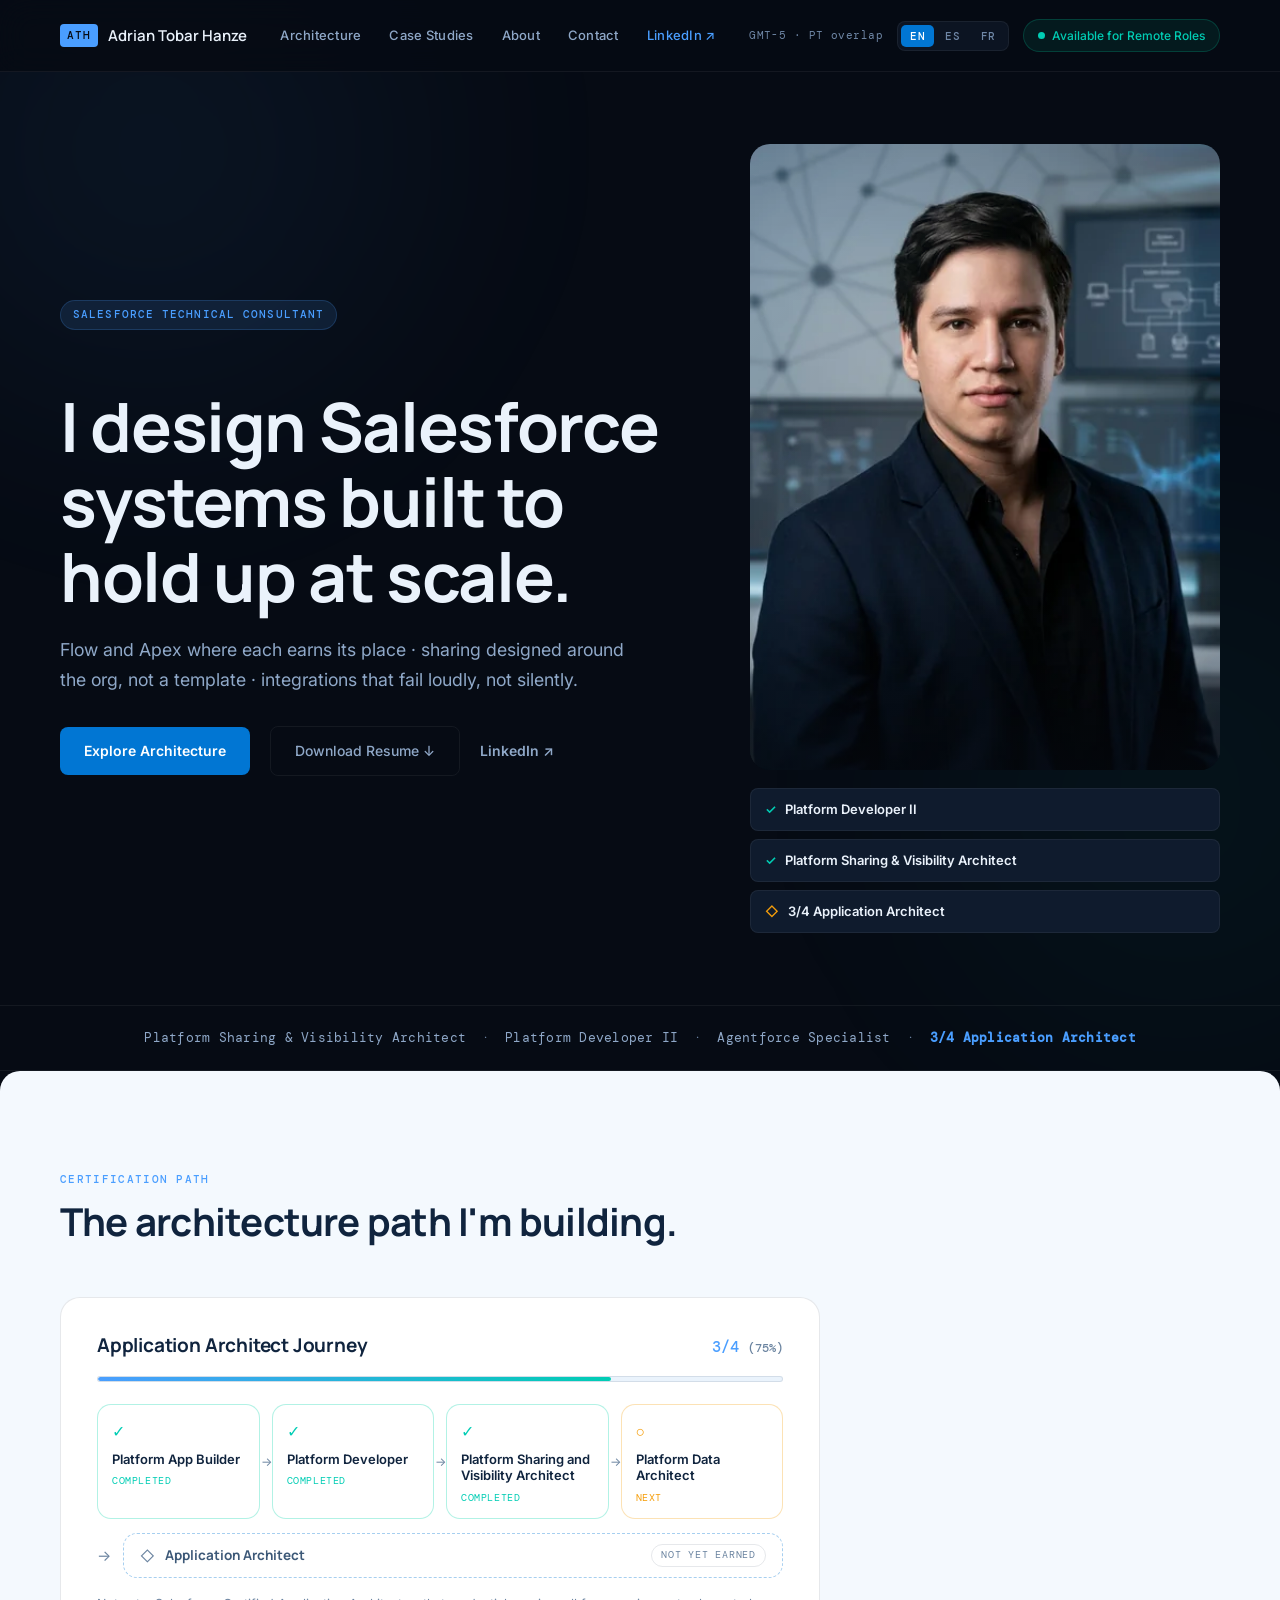
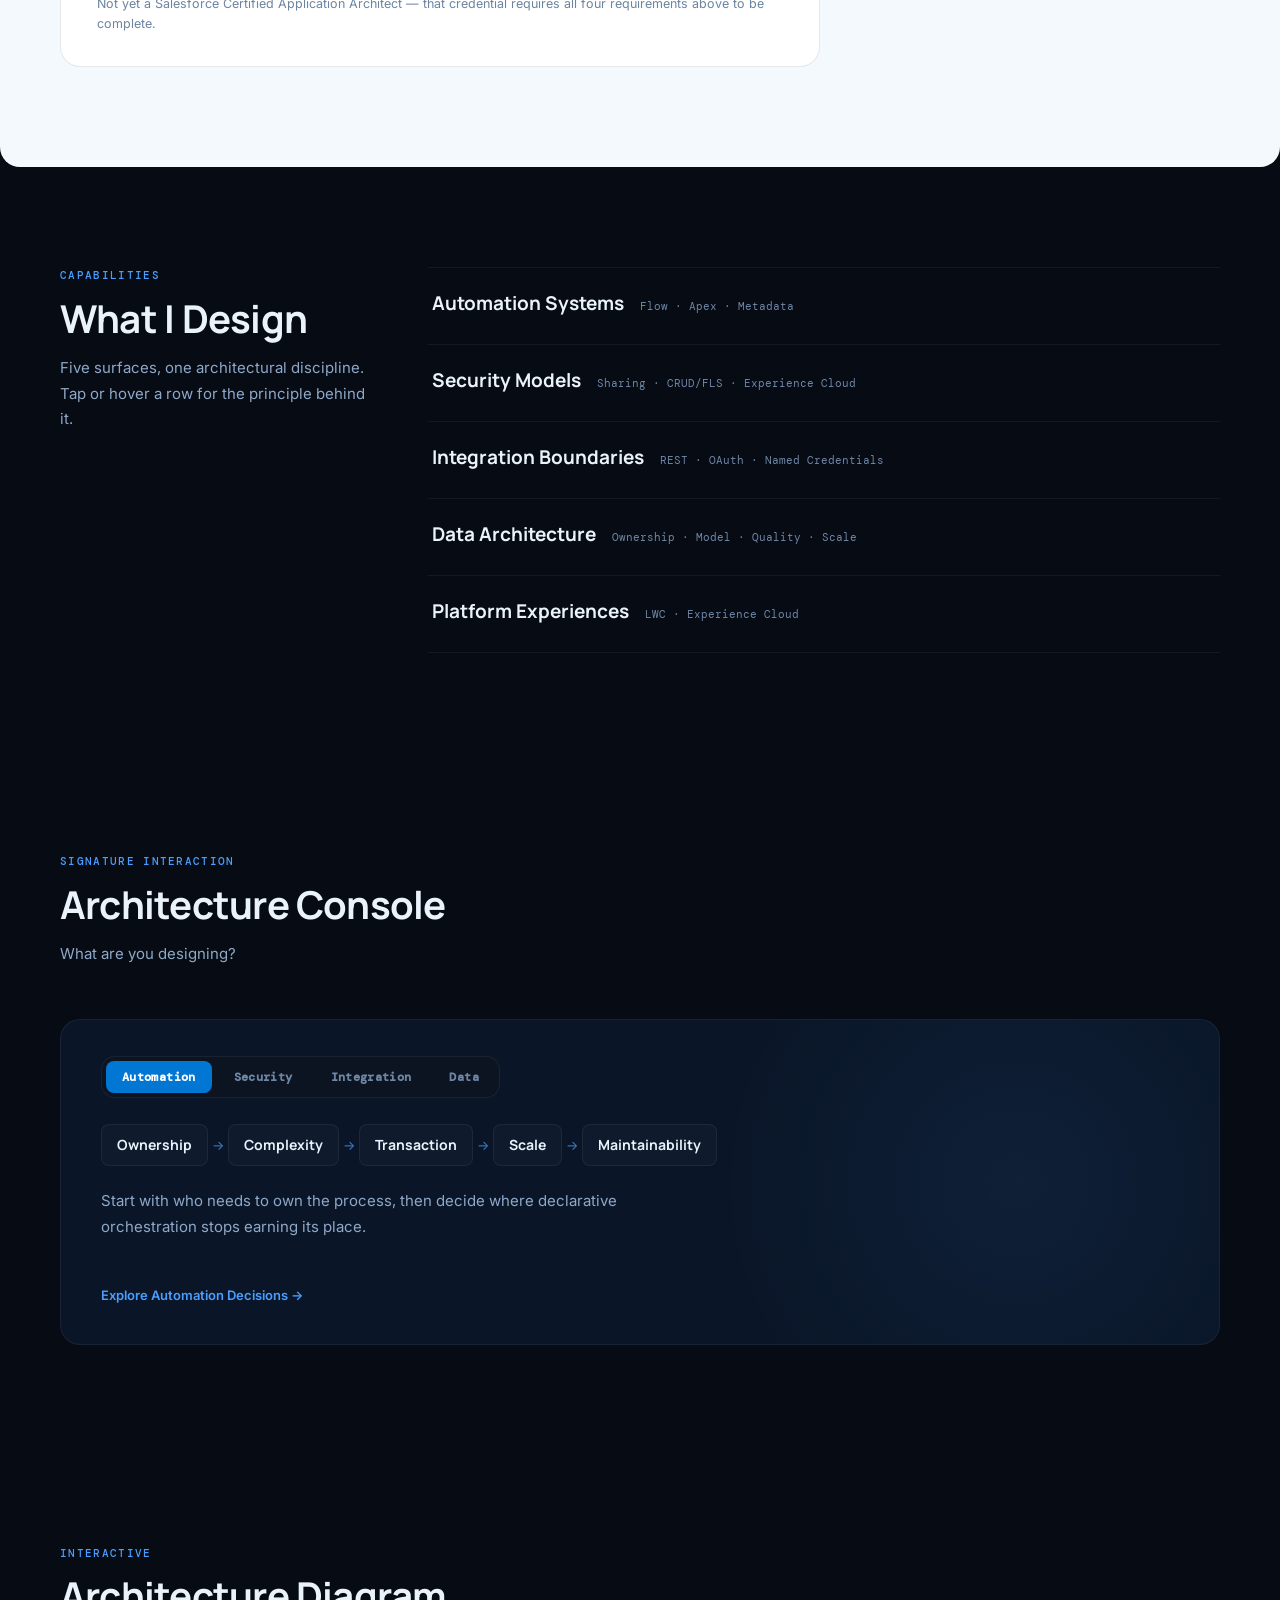
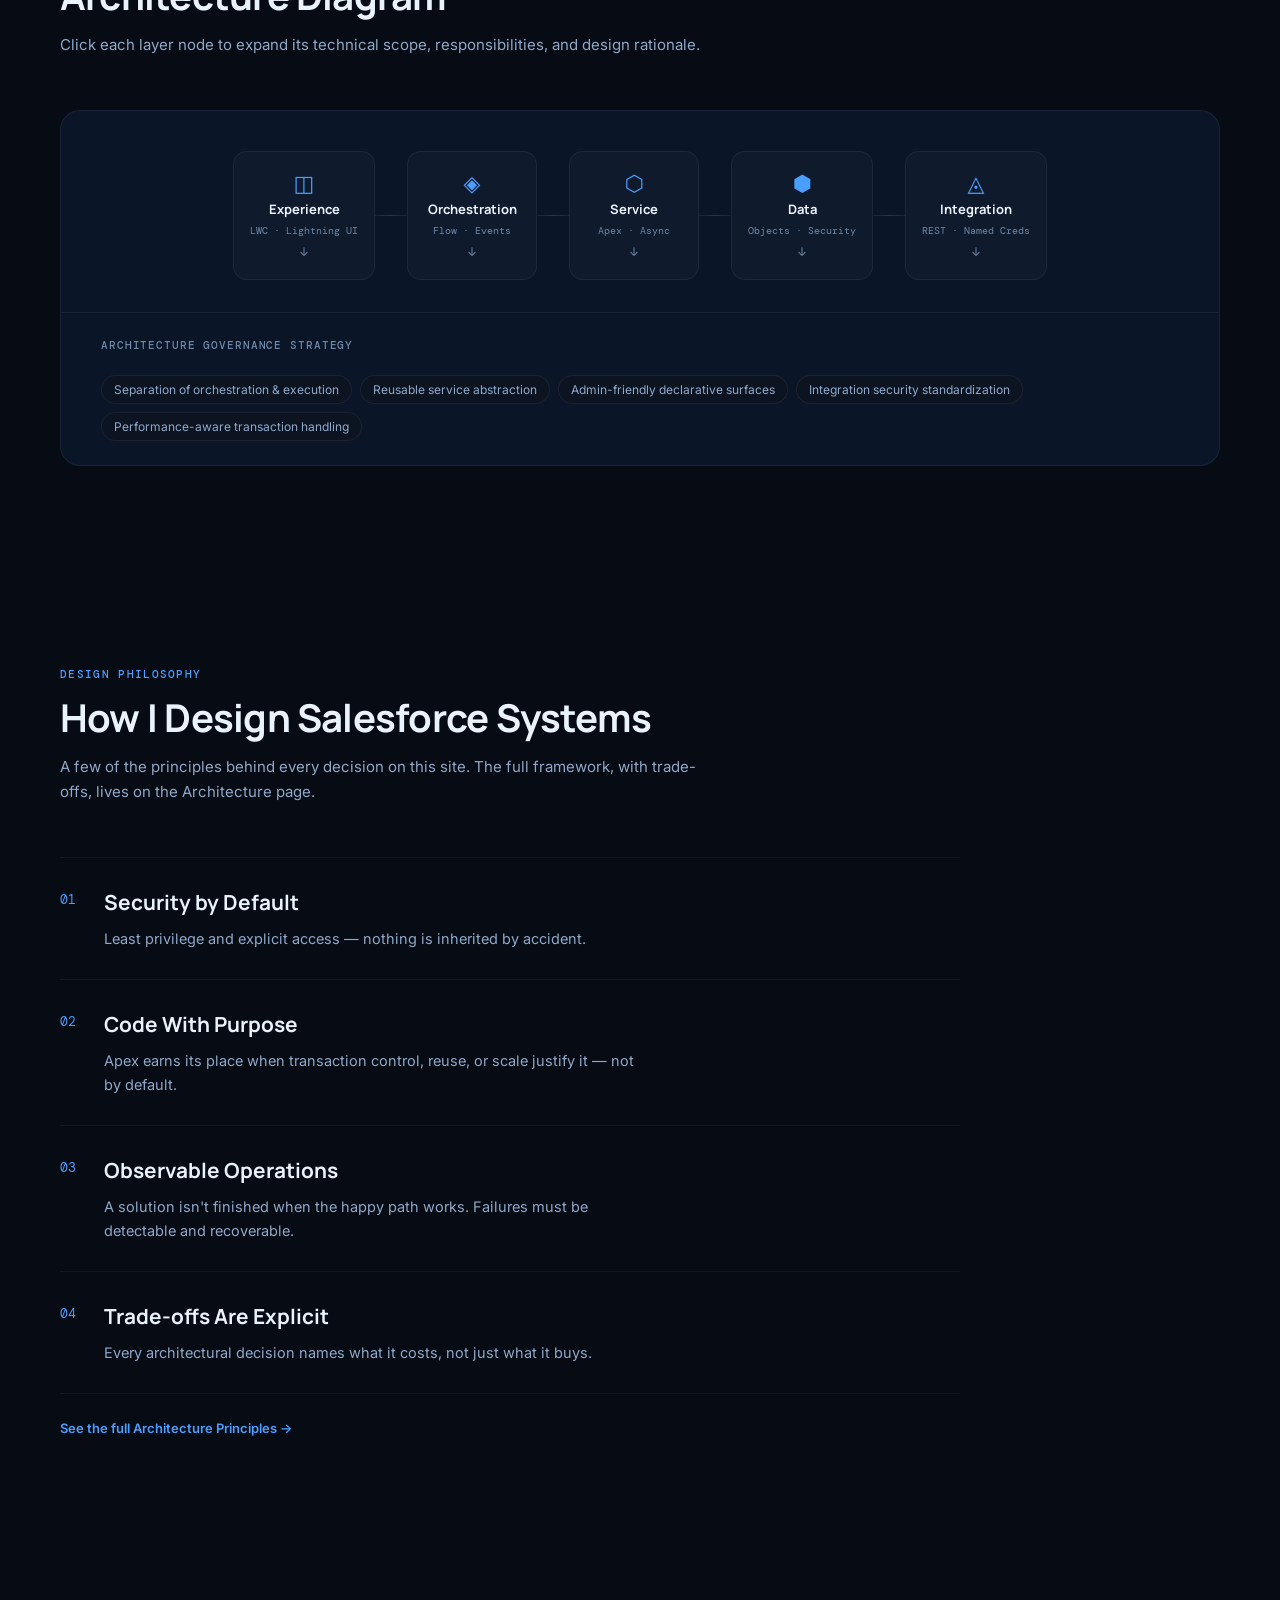
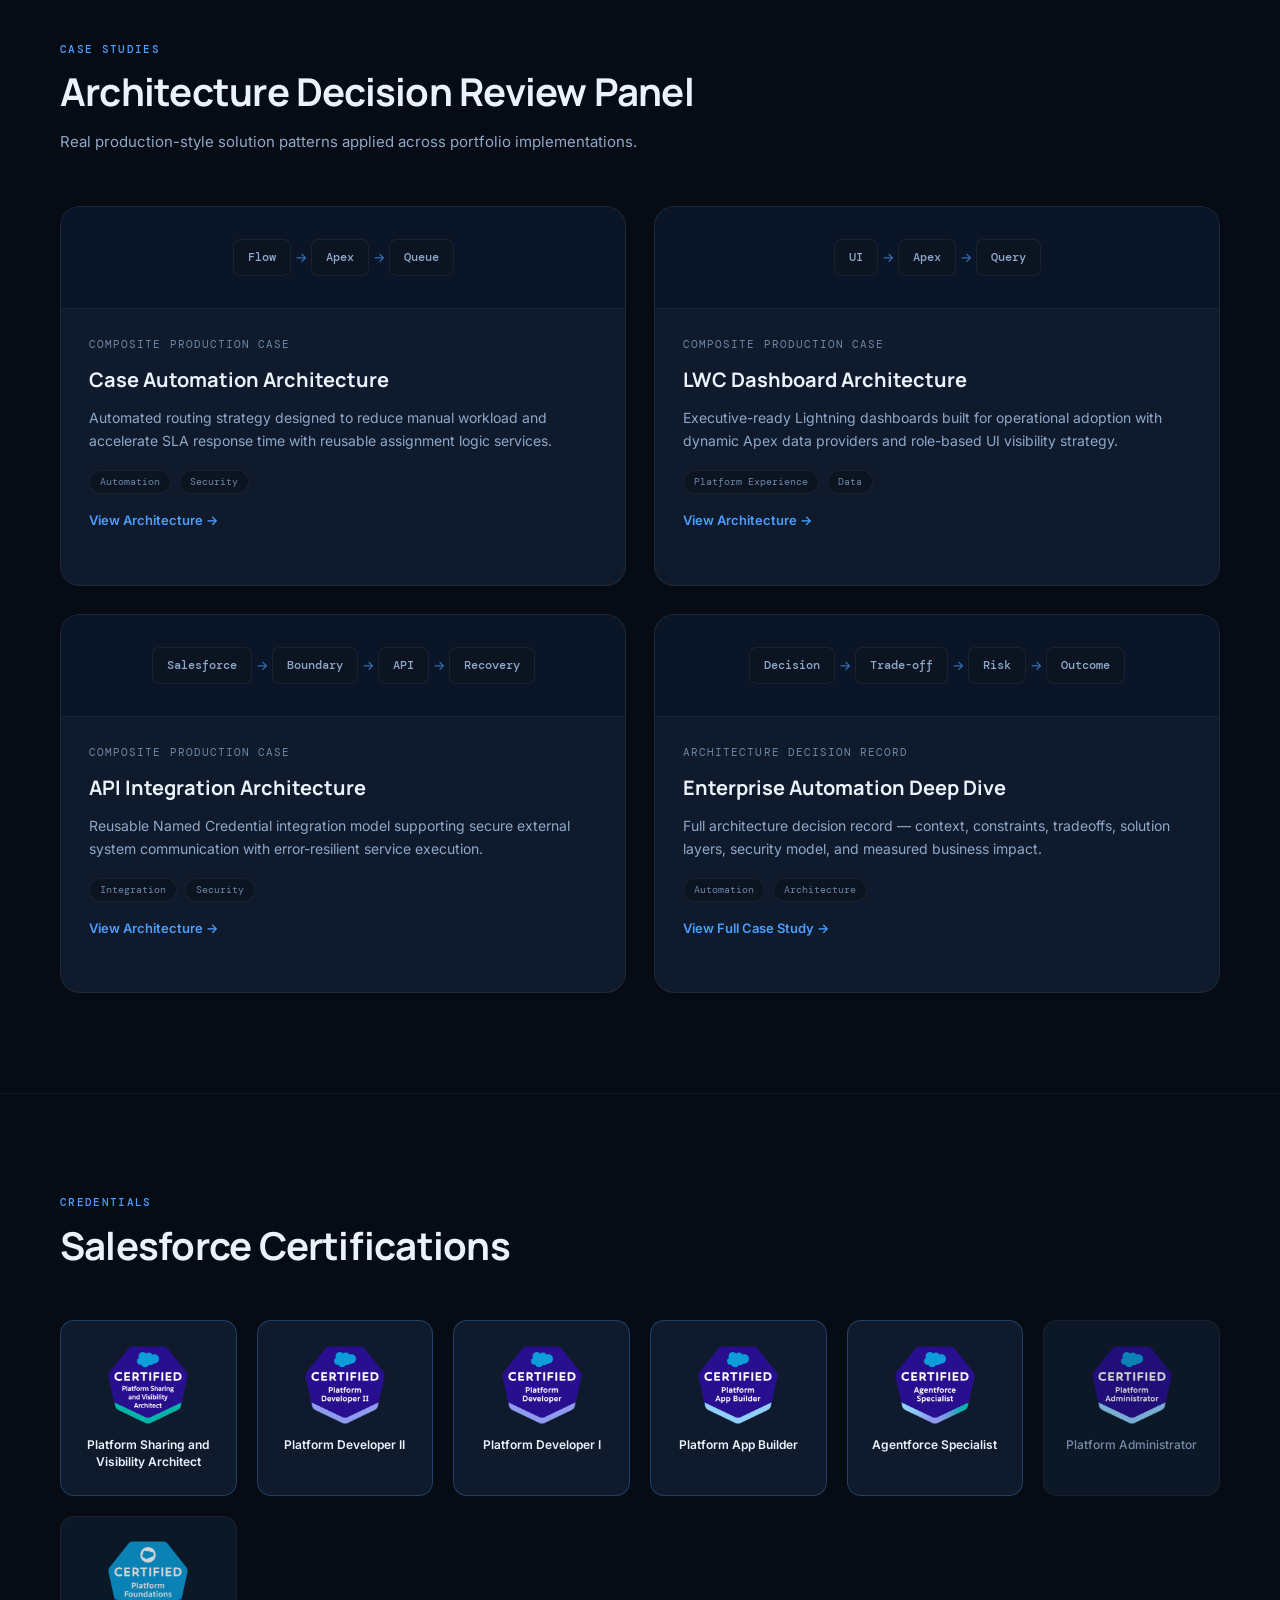
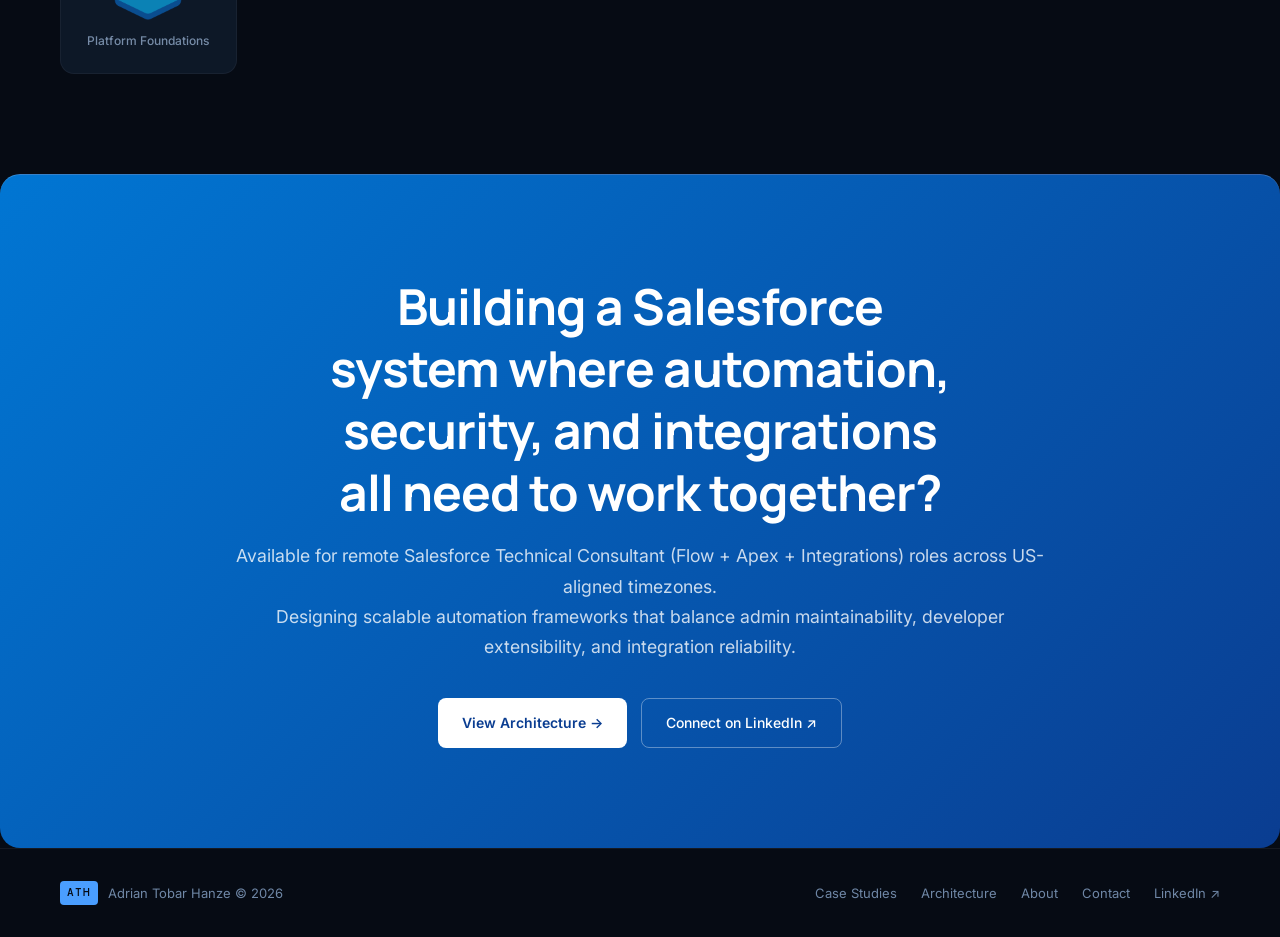
<file: index.html>
<!DOCTYPE html>
<html lang="en">
<head>
  <meta charset="UTF-8">
  <meta name="viewport" content="width=device-width, initial-scale=1.0">
  <title>Adrian Tobar Hanze | Salesforce Technical Consultant</title>
  <meta name="description" content="Salesforce Technical Consultant specializing in Flow automation, Apex, Lightning Web Components, sharing &amp; security architecture, and enterprise integrations. Platform Sharing and Visibility Architect · Platform Developer II.">
  <link rel="canonical" href="https://adrian-salesforce-portfolio.vercel.app/">
  <meta name="robots" content="index, follow">

  <meta property="og:type" content="website">
  <meta property="og:site_name" content="Adrian Tobar Hanze">
  <meta property="og:title" content="Adrian Tobar Hanze | Salesforce Technical Consultant">
  <meta property="og:description" content="Salesforce Technical Consultant specializing in Flow automation, Apex, LWC, sharing &amp; security architecture, and enterprise integrations.">
  <meta property="og:url" content="https://adrian-salesforce-portfolio.vercel.app/">
  <meta property="og:image" content="https://adrian-salesforce-portfolio.vercel.app/assets/og-image.png">
  <meta property="og:image:width" content="1200">
  <meta property="og:image:height" content="630">
  <meta name="twitter:card" content="summary_large_image">
  <meta name="twitter:title" content="Adrian Tobar Hanze | Salesforce Technical Consultant">
  <meta name="twitter:description" content="Salesforce Technical Consultant specializing in Flow automation, Apex, LWC, sharing &amp; security architecture, and enterprise integrations.">
  <meta name="twitter:image" content="https://adrian-salesforce-portfolio.vercel.app/assets/og-image.png">

  <link rel="icon" href="data:image/svg+xml,%3Csvg xmlns='http://www.w3.org/2000/svg' viewBox='0 0 64 64'%3E%3Crect width='64' height='64' rx='14' fill='%234a9eff'/%3E%3Ctext x='32' y='42' font-family='monospace' font-size='24' font-weight='700' fill='%23060b14' text-anchor='middle'%3EATH%3C/text%3E%3C/svg%3E">

  <link rel="preconnect" href="https://fonts.googleapis.com">
  <link rel="preconnect" href="https://fonts.gstatic.com" crossorigin>
  <link href="https://fonts.googleapis.com/css2?family=Manrope:wght@500;600;700&family=Inter:wght@400;500;600&family=DM+Mono:wght@400;500&display=swap" rel="stylesheet">
  <link rel="stylesheet" href="style.css">

  <script type="application/ld+json">
  {
    "@context": "https://schema.org",
    "@type": "Person",
    "name": "Javier Adrian Tobar Hanze",
    "url": "https://adrian-salesforce-portfolio.vercel.app/",
    "jobTitle": "Salesforce Technical Consultant",
    "sameAs": ["https://www.linkedin.com/in/adrian-tobar-hanze/"],
    "knowsAbout": ["Salesforce", "Apex", "Lightning Web Components", "Flow", "Salesforce Security Architecture", "Salesforce Integrations", "Salesforce Data Architecture"]
  }
  </script>
  <script type="application/ld+json">
  {
    "@context": "https://schema.org",
    "@type": "WebSite",
    "name": "Adrian Tobar Hanze — Salesforce Technical Consultant",
    "url": "https://adrian-salesforce-portfolio.vercel.app/"
  }
  </script>
</head>
<body>
  <a class="skip-link" href="#main-content">Skip to content</a>
  <noscript><style>.reveal{opacity:1 !important;transform:none !important;}</style></noscript>

  <!-- ═══ NAVBAR ═══ -->
  <nav id="navbar" class="nav">
    <div class="logo">
      <a href="index.html" style="display:flex;align-items:center;gap:10px;">
        <span class="logo-mark">ATH</span>
        <span class="logo-name">Adrian Tobar Hanze</span>
      </a>
    </div>
    <div class="nav-links">
      <a href="architecture.html" data-i18n="nav.architecture">Architecture</a>
      <a href="#projects" data-i18n="nav.projects">Case Studies</a>
      <a href="about.html" data-i18n="nav.about">About</a>
      <a href="#contact" data-i18n="nav.contact">Contact</a>
      <a href="https://www.linkedin.com/in/adrian-tobar-hanze/" target="_blank" class="nav-linkedin">LinkedIn ↗</a>
    </div>
    <div class="nav-right">
      <span class="timezone-badge" data-i18n="nav.timezone">GMT-5 · PT overlap</span>
      <div class="language-switcher">
        <button class="lang-btn active" data-lang="en">EN</button>
        <button class="lang-btn" data-lang="es">ES</button>
        <button class="lang-btn" data-lang="fr">FR</button>
      </div>
      <a href="#contact" class="availability-badge">
        <span class="pulse-dot"></span>
        <span data-i18n="nav.available">Available for Remote Roles</span>
      </a>
      <button class="nav-toggle" id="navToggle" aria-label="Toggle menu" aria-expanded="false" aria-controls="mobileMenu">
        <span></span><span></span><span></span>
      </button>
    </div>
    <div class="mobile-menu" id="mobileMenu">
      <a href="architecture.html" data-i18n="nav.architecture">Architecture</a>
      <a href="#projects" data-i18n="nav.projects">Case Studies</a>
      <a href="about.html" data-i18n="nav.about">About</a>
      <a href="#contact" data-i18n="nav.contact">Contact</a>
      <a href="https://www.linkedin.com/in/adrian-tobar-hanze/" target="_blank" class="nav-linkedin">LinkedIn ↗</a>
      <div class="mobile-menu-langs">
        <button class="lang-btn active" data-lang="en">EN</button>
        <button class="lang-btn" data-lang="es">ES</button>
        <button class="lang-btn" data-lang="fr">FR</button>
      </div>
    </div>
  </nav>

  <main id="main-content">
  <!-- ═══ HERO — HUMAN FIRST ═══ -->
  <section class="hero">
    <div class="hero-content">
      <div class="hero-eyebrow">
        <span class="eyebrow-tag" data-i18n="idx.hero.eyebrow">Salesforce Technical Consultant</span>
        <div id="cert-rotator" class="cert-rotator">Salesforce Certified Platform Sharing and Visibility Architect</div>
      </div>
      <h1 class="hero-headline" data-i18n="headline">I design Salesforce systems built to hold up at scale.</h1>
      <p class="hero-sub" data-i18n="idx.hero.sub">
        Flow and Apex where each earns its place · sharing designed around the org, not a template · integrations that fail loudly, not silently.
      </p>
      <div class="hero-cta-group">
        <a href="architecture.html" class="btn-primary" data-i18n="idx.hero.ctaProjects">Explore Architecture</a>
        <a href="Adrian%20Tobar%20CV.pdf" target="_blank" class="btn-ghost" data-i18n="common.downloadResume">Download Resume ↓</a>
        <a href="https://www.linkedin.com/in/adrian-tobar-hanze/" target="_blank" class="text-link">LinkedIn ↗</a>
      </div>
    </div>
    <div class="hero-portrait-col">
      <div class="portrait-frame">
        <picture>
          <source type="image/webp" srcset="assets/profile/adrian-tobar-architect-portrait-440.webp 440w, assets/profile/adrian-tobar-architect-portrait.webp 720w" sizes="(max-width: 900px) 60vw, 34vw">
          <img src="assets/profile/adrian-tobar-architect-portrait.jpg" alt="Adrian Tobar Hanze, Salesforce Technical Consultant" width="720" height="959" fetchpriority="high">
        </picture>
      </div>
      <div class="hero-proof">
        <div class="hero-proof-item"><span class="hp-icon">✓</span> Platform Developer II</div>
        <div class="hero-proof-item"><span class="hp-icon">✓</span> Platform Sharing &amp; Visibility Architect</div>
        <div class="hero-proof-item hp-next"><span class="hp-icon">◇</span> 3/4 Application Architect</div>
      </div>
    </div>
  </section>

  <!-- ═══ TRUST / CREDENTIAL STRIP ═══ -->
  <section class="trust-strip">
    <div class="trust-strip-inner">
      <span class="trust-item">Platform Sharing &amp; Visibility Architect</span>
      <span class="trust-divider">·</span>
      <span class="trust-item">Platform Developer II</span>
      <span class="trust-divider">·</span>
      <span class="trust-item">Agentforce Specialist</span>
      <span class="trust-divider">·</span>
      <span class="trust-item trust-item-accent">3/4 Application Architect</span>
    </div>
  </section>

  <!-- ═══ APPLICATION ARCHITECT JOURNEY — CLOUD EDITORIAL ═══ -->
  <section class="section section-cloud reveal">
    <div class="section-header">
      <span class="section-tag" data-i18n="idx.aj.tag">Certification Path</span>
      <h2 class="section-title" data-i18n="idx.aj.sectionTitle">The architecture path I'm building.</h2>
    </div>
    <!-- ARCHITECT_JOURNEY:START -->
      <div class="architect-journey">
        <div class="aj-head">
          <span class="aj-title" data-i18n="idx.aj.title">Application Architect Journey</span>
          <span class="aj-fraction">3/4 <span class="aj-pct">(75%)</span></span>
        </div>
        <div class="aj-bar"><div class="aj-bar-fill" style="width:75%"></div></div>
        <div class="aj-steps">
        <div class="aj-step done">
          <span class="aj-step-icon" aria-hidden="true">✓</span>
          <span class="aj-step-label">Platform App Builder</span>
          <span class="aj-step-status" data-i18n="common.completed">Completed</span>
        </div>
        <div class="aj-step done">
          <span class="aj-step-icon" aria-hidden="true">✓</span>
          <span class="aj-step-label">Platform Developer</span>
          <span class="aj-step-status" data-i18n="common.completed">Completed</span>
        </div>
        <div class="aj-step done">
          <span class="aj-step-icon" aria-hidden="true">✓</span>
          <span class="aj-step-label">Platform Sharing and Visibility Architect</span>
          <span class="aj-step-status" data-i18n="common.completed">Completed</span>
        </div>
        <div class="aj-step next">
          <span class="aj-step-icon" aria-hidden="true">○</span>
          <span class="aj-step-label">Platform Data Architect</span>
          <span class="aj-step-status" data-i18n="common.next">Next</span>
        </div>
        </div>
        <div class="aj-target-row">
          <span class="aj-target-arrow" aria-hidden="true">→</span>
          <div class="aj-target">
            <span class="aj-target-icon" aria-hidden="true">◇</span>
            <span class="aj-target-label">Application Architect</span>
            <span class="aj-target-tag" data-i18n="common.notYetEarned">Not Yet Earned</span>
          </div>
        </div>
        <p class="aj-note" data-i18n="idx.aj.note">Not yet a Salesforce Certified Application Architect — that credential requires all four requirements above to be complete.</p>
      </div>
    <!-- ARCHITECT_JOURNEY:END -->
  </section>

  <!-- ═══ WHAT I DESIGN ═══ -->
  <section class="section reveal">
    <div class="design-layout">
      <div class="design-intro">
        <span class="section-tag" data-i18n="idx.design.tag">Capabilities</span>
        <h2 class="section-title" data-i18n="idx.design.title">What I Design</h2>
        <p class="section-intro" data-i18n="idx.design.intro">Five surfaces, one architectural discipline. Tap or hover a row for the principle behind it.</p>
      </div>
      <div class="design-rows">
        <button class="design-row" type="button" aria-expanded="false" aria-controls="design-1">
          <span class="design-row-head">
            <span class="design-verb" data-i18n="idx.design.row1.verb">Automation Systems</span>
            <span class="design-stack">Flow · Apex · Metadata</span>
          </span>
          <span class="design-reveal" id="design-1" data-i18n="idx.design.row1.reveal">Flow owns orchestration by default — until a requirement genuinely needs programmatic control.</span>
        </button>
        <button class="design-row" type="button" aria-expanded="false" aria-controls="design-2">
          <span class="design-row-head">
            <span class="design-verb" data-i18n="idx.design.row2.verb">Security Models</span>
            <span class="design-stack">Sharing · CRUD/FLS · Experience Cloud</span>
          </span>
          <span class="design-reveal" id="design-2" data-i18n="idx.design.row2.reveal">Access starts with explicit boundaries, not accumulated permissions.</span>
        </button>
        <button class="design-row" type="button" aria-expanded="false" aria-controls="design-3">
          <span class="design-row-head">
            <span class="design-verb" data-i18n="idx.design.row3.verb">Integration Boundaries</span>
            <span class="design-stack">REST · OAuth · Named Credentials</span>
          </span>
          <span class="design-reveal" id="design-3" data-i18n="idx.design.row3.reveal">An integration needs a contract for what happens when the other side is down, not just a happy path.</span>
        </button>
        <button class="design-row" type="button" aria-expanded="false" aria-controls="design-4">
          <span class="design-row-head">
            <span class="design-verb" data-i18n="idx.design.row4.verb">Data Architecture</span>
            <span class="design-stack">Ownership · Model · Quality · Scale</span>
          </span>
          <span class="design-reveal" id="design-4" data-i18n="idx.design.row4.reveal">Data ownership gets decided before the schema does, not after.</span>
        </button>
        <button class="design-row" type="button" aria-expanded="false" aria-controls="design-5">
          <span class="design-row-head">
            <span class="design-verb" data-i18n="idx.design.row5.verb">Platform Experiences</span>
            <span class="design-stack">LWC · Experience Cloud</span>
          </span>
          <span class="design-reveal" id="design-5" data-i18n="idx.design.row5.reveal">Components consume services and render state — they don't own business logic.</span>
        </button>
      </div>
    </div>
  </section>

  <!-- ═══ ARCHITECTURE CONSOLE ═══ -->
  <section class="section reveal">
    <div class="section-header">
      <span class="section-tag" data-i18n="idx.console.tag">Signature Interaction</span>
      <h2 class="section-title" data-i18n="idx.console.title">Architecture Console</h2>
      <p class="section-intro" data-i18n="idx.console.intro">What are you designing?</p>
    </div>
    <div class="arch-console">
      <div class="decision-tabs" role="tablist" aria-label="Architecture Console">
        <button class="decision-tab active" data-decision="automation" role="tab" id="ac-tab-automation" aria-selected="true" aria-controls="ac-panel-automation" tabindex="0" data-i18n="idx.console.tab.automation">Automation</button>
        <button class="decision-tab" data-decision="security" role="tab" id="ac-tab-security" aria-selected="false" aria-controls="ac-panel-security" tabindex="-1" data-i18n="idx.console.tab.security">Security</button>
        <button class="decision-tab" data-decision="integration" role="tab" id="ac-tab-integration" aria-selected="false" aria-controls="ac-panel-integration" tabindex="-1" data-i18n="idx.console.tab.integration">Integration</button>
        <button class="decision-tab" data-decision="data" role="tab" id="ac-tab-data" aria-selected="false" aria-controls="ac-panel-data" tabindex="-1" data-i18n="idx.console.tab.data">Data</button>
      </div>

      <div class="decision-panel active" data-decision-panel="automation" role="tabpanel" id="ac-panel-automation" aria-labelledby="ac-tab-automation" tabindex="0">
        <div class="ac-sequence">
          <span class="ac-node" data-i18n="idx.console.automation.n1">Ownership</span><span class="ac-seq-arrow">→</span>
          <span class="ac-node" data-i18n="idx.console.automation.n2">Complexity</span><span class="ac-seq-arrow">→</span>
          <span class="ac-node" data-i18n="idx.console.automation.n3">Transaction</span><span class="ac-seq-arrow">→</span>
          <span class="ac-node" data-i18n="idx.console.automation.n4">Scale</span><span class="ac-seq-arrow">→</span>
          <span class="ac-node" data-i18n="idx.console.automation.n5">Maintainability</span>
        </div>
        <p class="ac-message" data-i18n="idx.console.automation.message">Start with who needs to own the process, then decide where declarative orchestration stops earning its place.</p>
        <a href="architecture.html#automation-decision-framework" class="principles-more" data-i18n="idx.console.automation.cta">Explore Automation Decisions →</a>
      </div>
      <div class="decision-panel" data-decision-panel="security" role="tabpanel" id="ac-panel-security" aria-labelledby="ac-tab-security" tabindex="0">
        <div class="ac-sequence">
          <span class="ac-node" data-i18n="idx.console.security.n1">Identity</span><span class="ac-seq-arrow">→</span>
          <span class="ac-node" data-i18n="idx.console.security.n2">Object</span><span class="ac-seq-arrow">→</span>
          <span class="ac-node" data-i18n="idx.console.security.n3">Field</span><span class="ac-seq-arrow">→</span>
          <span class="ac-node" data-i18n="idx.console.security.n4">Record</span><span class="ac-seq-arrow">→</span>
          <span class="ac-node" data-i18n="idx.console.security.n5">Runtime</span>
        </div>
        <p class="ac-message" data-i18n="idx.console.security.message">Start with access boundaries before choosing the sharing mechanism.</p>
        <a href="architecture.html#security-architecture" class="principles-more" data-i18n="idx.console.security.cta">Explore Security Architecture →</a>
      </div>
      <div class="decision-panel" data-decision-panel="integration" role="tabpanel" id="ac-panel-integration" aria-labelledby="ac-tab-integration" tabindex="0">
        <div class="ac-sequence">
          <span class="ac-node" data-i18n="idx.console.integration.n1">Latency</span><span class="ac-seq-arrow">→</span>
          <span class="ac-node" data-i18n="idx.console.integration.n2">Coupling</span><span class="ac-seq-arrow">→</span>
          <span class="ac-node" data-i18n="idx.console.integration.n3">Ownership</span><span class="ac-seq-arrow">→</span>
          <span class="ac-node" data-i18n="idx.console.integration.n4">Failure</span><span class="ac-seq-arrow">→</span>
          <span class="ac-node" data-i18n="idx.console.integration.n5">Recovery</span>
        </div>
        <p class="ac-message" data-i18n="idx.console.integration.message">Start with the contract and failure behavior before choosing the integration technology.</p>
        <a href="architecture.html#integration-architecture" class="principles-more" data-i18n="idx.console.integration.cta">Explore Integration Architecture →</a>
      </div>
      <div class="decision-panel" data-decision-panel="data" role="tabpanel" id="ac-panel-data" aria-labelledby="ac-tab-data" tabindex="0">
        <div class="ac-sequence">
          <span class="ac-node" data-i18n="idx.console.data.n1">Ownership</span><span class="ac-seq-arrow">→</span>
          <span class="ac-node" data-i18n="idx.console.data.n2">Model</span><span class="ac-seq-arrow">→</span>
          <span class="ac-node" data-i18n="idx.console.data.n3">Identity</span><span class="ac-seq-arrow">→</span>
          <span class="ac-node" data-i18n="idx.console.data.n4">Quality</span><span class="ac-seq-arrow">→</span>
          <span class="ac-node" data-i18n="idx.console.data.n5">Scale</span>
        </div>
        <p class="ac-message" data-i18n="idx.console.data.message">Start with who owns the data before designing the schema.</p>
        <a href="architecture.html#data-architecture" class="principles-more" data-i18n="idx.console.data.cta">Explore Data Architecture →</a>
      </div>
    </div>
  </section>

  <!-- ═══ INTERACTIVE ARCHITECTURE DIAGRAM ═══ -->
  <section id="arch-diagram" class="section reveal">
    <div class="section-header">
      <span class="section-tag" data-i18n="idx.diagram.tag">Interactive</span>
      <h2 class="section-title" data-i18n="idx.diagram.title">Architecture Diagram</h2>
      <p class="section-intro" data-i18n="idx.diagram.intro">Click each layer node to expand its technical scope, responsibilities, and design rationale.</p>
    </div>

    <div class="arch-diagram-wrap">
      <div class="diagram-nodes">
        <button class="diag-node" data-node="experience">
          <span class="node-icon">◫</span>
          <span class="node-label" data-i18n="idx.diagram.node.experience">Experience</span>
          <span class="node-sub">LWC · Lightning UI</span>
          <span class="node-arrow">↓</span>
        </button>
        <div class="diag-connector"></div>
        <button class="diag-node" data-node="orchestration">
          <span class="node-icon">◈</span>
          <span class="node-label" data-i18n="idx.diagram.node.orchestration">Orchestration</span>
          <span class="node-sub">Flow · Events</span>
          <span class="node-arrow">↓</span>
        </button>
        <div class="diag-connector"></div>
        <button class="diag-node" data-node="service">
          <span class="node-icon">⬡</span>
          <span class="node-label" data-i18n="idx.diagram.node.service">Service</span>
          <span class="node-sub">Apex · Async</span>
          <span class="node-arrow">↓</span>
        </button>
        <div class="diag-connector"></div>
        <button class="diag-node" data-node="data">
          <span class="node-icon">⬢</span>
          <span class="node-label" data-i18n="idx.diagram.node.data">Data</span>
          <span class="node-sub">Objects · Security</span>
          <span class="node-arrow">↓</span>
        </button>
        <div class="diag-connector"></div>
        <button class="diag-node" data-node="integration">
          <span class="node-icon">◬</span>
          <span class="node-label" data-i18n="idx.diagram.node.integration">Integration</span>
          <span class="node-sub">REST · Named Creds</span>
          <span class="node-arrow">↓</span>
        </button>
      </div>

      <!-- PANELS -->
      <div class="diag-panel" data-panel="experience">
        <div class="panel-inner">
          <div class="panel-header">
            <span class="panel-icon">◫</span>
            <h3 data-i18n="idx.diagram.panel.experience.title">Experience Layer</h3>
            <button class="panel-close" aria-label="Close" data-i18n-attr="aria-label:common.close">✕</button>
          </div>
          <div class="panel-grid">
            <div class="panel-col">
              <div class="panel-block-label">Responsibilities</div>
              <ul>
                <li data-i18n="idx.diagram.panel.experience.resp1">Role-based interaction surfaces via Lightning FlexiPages</li>
                <li data-i18n="idx.diagram.panel.experience.resp2">LWC components with reactive @wire data bindings</li>
                <li data-i18n="idx.diagram.panel.experience.resp3">Executive visibility dashboards with real-time KPIs</li>
                <li data-i18n="idx.diagram.panel.experience.resp4">Dynamic filtering and conditional rendering by profile</li>
              </ul>
            </div>
            <div class="panel-col">
              <div class="panel-block-label">Tech Stack</div>
              <div class="panel-badges">
                <span class="pbadge">Lightning Web Components</span>
                <span class="pbadge">FlexiPage Layouts</span>
                <span class="pbadge">@wire Adapters</span>
                <span class="pbadge">Custom Property Editor</span>
                <span class="pbadge">Aura Components</span>
              </div>
            </div>
            <div class="panel-col">
              <div class="panel-block-label">Design Principle</div>
              <p class="panel-principle" data-i18n="idx.diagram.panel.experience.principle">Deliver role-based interaction surfaces designed for operational clarity and adoption acceleration. Components stay data-agnostic — they consume services, never write them.</p>
            </div>
          </div>
        </div>
      </div>

      <div class="diag-panel" data-panel="orchestration">
        <div class="panel-inner">
          <div class="panel-header">
            <span class="panel-icon">◈</span>
            <h3 data-i18n="idx.diagram.panel.orchestration.title">Orchestration Layer</h3>
            <button class="panel-close" aria-label="Close" data-i18n-attr="aria-label:common.close">✕</button>
          </div>
          <div class="panel-grid">
            <div class="panel-col">
              <div class="panel-block-label">Responsibilities</div>
              <ul>
                <li data-i18n="idx.diagram.panel.orchestration.resp1">Record-triggered Flow as the primary automation entry point</li>
                <li data-i18n="idx.diagram.panel.orchestration.resp2">Scheduled Flows for SLA monitoring and time-based logic</li>
                <li data-i18n="idx.diagram.panel.orchestration.resp3">Screen Flows for guided user journeys within the UI</li>
                <li data-i18n="idx.diagram.panel.orchestration.resp4">Platform Events for decoupled async process coordination</li>
              </ul>
            </div>
            <div class="panel-col">
              <div class="panel-block-label">Tech Stack</div>
              <div class="panel-badges">
                <span class="pbadge">Record-Triggered Flow</span>
                <span class="pbadge">Scheduled Flow</span>
                <span class="pbadge">Screen Flow</span>
                <span class="pbadge">Platform Events</span>
                <span class="pbadge">Subflow Architecture</span>
              </div>
            </div>
            <div class="panel-col">
              <div class="panel-block-label">Design Principle</div>
              <p class="panel-principle" data-i18n="idx.diagram.panel.orchestration.principle">Coordinate business processes declaratively while maintaining flexibility for admin-level iteration. Orchestration calls services — it does not contain business logic itself.</p>
            </div>
          </div>
        </div>
      </div>

      <div class="diag-panel" data-panel="service">
        <div class="panel-inner">
          <div class="panel-header">
            <span class="panel-icon">⬡</span>
            <h3 data-i18n="idx.diagram.panel.service.title">Service Layer</h3>
            <button class="panel-close" aria-label="Close" data-i18n-attr="aria-label:common.close">✕</button>
          </div>
          <div class="panel-grid">
            <div class="panel-col">
              <div class="panel-block-label">Responsibilities</div>
              <ul>
                <li data-i18n="idx.diagram.panel.service.resp1">Invocable Apex methods callable from Flow orchestration</li>
                <li data-i18n="idx.diagram.panel.service.resp2">Queueable chains for retry-safe async callout execution</li>
                <li data-i18n="idx.diagram.panel.service.resp3">Batch Apex for high-volume bulk data processing jobs</li>
                <li data-i18n="idx.diagram.panel.service.resp4">Service class architecture enforcing single-responsibility</li>
              </ul>
            </div>
            <div class="panel-col">
              <div class="panel-block-label">Tech Stack</div>
              <div class="panel-badges">
                <span class="pbadge">Apex Service Classes</span>
                <span class="pbadge">@InvocableMethod</span>
                <span class="pbadge">Queueable Apex</span>
                <span class="pbadge">Batch Apex</span>
                <span class="pbadge">Custom Metadata</span>
              </div>
            </div>
            <div class="panel-col">
              <div class="panel-block-label">Design Principle</div>
              <p class="panel-principle" data-i18n="idx.diagram.panel.service.principle">Encapsulate transaction-level logic for performance-critical workflows and integration mediation. Services are stateless, bulkification-safe, and independently testable.</p>
            </div>
          </div>
        </div>
      </div>

      <div class="diag-panel" data-panel="data">
        <div class="panel-inner">
          <div class="panel-header">
            <span class="panel-icon">⬢</span>
            <h3 data-i18n="idx.diagram.panel.data.title">Data &amp; Governance Layer</h3>
            <button class="panel-close" aria-label="Close" data-i18n-attr="aria-label:common.close">✕</button>
          </div>
          <div class="panel-grid">
            <div class="panel-col">
              <div class="panel-block-label">Responsibilities</div>
              <ul>
                <li data-i18n="idx.diagram.panel.data.resp1">Custom object schema aligned to business domain model</li>
                <li data-i18n="idx.diagram.panel.data.resp2">Validation rules enforcing data integrity at write time</li>
                <li data-i18n="idx.diagram.panel.data.resp3">RBAC via Permission Sets and Permission Set Groups</li>
                <li data-i18n="idx.diagram.panel.data.resp4">Sharing rules and OWD modeling for record-level security</li>
              </ul>
            </div>
            <div class="panel-col">
              <div class="panel-block-label">Tech Stack</div>
              <div class="panel-badges">
                <span class="pbadge">Custom Objects</span>
                <span class="pbadge">Validation Rules</span>
                <span class="pbadge">Permission Sets</span>
                <span class="pbadge">OWD + Sharing Rules</span>
                <span class="pbadge">Field-Level Security</span>
              </div>
            </div>
            <div class="panel-col">
              <div class="panel-block-label">Design Principle</div>
              <p class="panel-principle" data-i18n="idx.diagram.panel.data.principle">Implement enterprise-ready security alignment and structured data lifecycle governance. The data layer is the source of truth — access is earned, not assumed.</p>
            </div>
          </div>
        </div>
      </div>

      <div class="diag-panel" data-panel="integration">
        <div class="panel-inner">
          <div class="panel-header">
            <span class="panel-icon">◬</span>
            <h3 data-i18n="idx.diagram.panel.integration.title">Integration Layer</h3>
            <button class="panel-close" aria-label="Close" data-i18n-attr="aria-label:common.close">✕</button>
          </div>
          <div class="panel-grid">
            <div class="panel-col">
              <div class="panel-block-label">Responsibilities</div>
              <ul>
                <li data-i18n="idx.diagram.panel.integration.resp1">Named Credentials as authentication abstraction — zero secrets in Apex</li>
                <li data-i18n="idx.diagram.panel.integration.resp2">OAuth 2.0 Auth Providers for token lifecycle management</li>
                <li data-i18n="idx.diagram.panel.integration.resp3">Reusable HttpCallout service class across all external systems</li>
                <li data-i18n="idx.diagram.panel.integration.resp4">Error-resilient retry architecture via Queueable chaining</li>
              </ul>
            </div>
            <div class="panel-col">
              <div class="panel-block-label">Tech Stack</div>
              <div class="panel-badges">
                <span class="pbadge">Named Credentials</span>
                <span class="pbadge">Auth Providers</span>
                <span class="pbadge">REST Callouts</span>
                <span class="pbadge">External Services</span>
                <span class="pbadge">Platform Events</span>
              </div>
            </div>
            <div class="panel-col">
              <div class="panel-block-label">Design Principle</div>
              <p class="panel-principle" data-i18n="idx.diagram.panel.integration.principle">Provide secure authentication abstraction and reusable connectivity across system boundaries. One integration framework supports all external systems — not one bespoke class per API.</p>
            </div>
          </div>
        </div>
      </div>

      <div class="diagram-governance">
        <div class="gov-title" data-i18n="idx.diagram.gov.title">Architecture Governance Strategy</div>
        <div class="gov-pillars">
          <span class="gov-pill" data-i18n="idx.diagram.gov.pill1">Separation of orchestration &amp; execution</span>
          <span class="gov-pill" data-i18n="idx.diagram.gov.pill2">Reusable service abstraction</span>
          <span class="gov-pill" data-i18n="idx.diagram.gov.pill3">Admin-friendly declarative surfaces</span>
          <span class="gov-pill" data-i18n="idx.diagram.gov.pill4">Integration security standardization</span>
          <span class="gov-pill" data-i18n="idx.diagram.gov.pill5">Performance-aware transaction handling</span>
        </div>
      </div>
    </div>
  </section>

  <!-- ═══ PRINCIPLES — TYPOGRAPHY-LED ═══ -->
  <section class="section reveal">
    <div class="section-header">
      <span class="section-tag" data-i18n="idx.principles.tag">Design Philosophy</span>
      <h2 class="section-title" data-i18n="idx.principles.title">How I Design Salesforce Systems</h2>
      <p class="section-intro" data-i18n="idx.principles.intro">A few of the principles behind every decision on this site. The full framework, with trade-offs, lives on the Architecture page.</p>
    </div>
    <div class="principle-stmts">
      <div class="principle-stmt">
        <span class="ps-num">01</span>
        <div class="ps-body">
          <h3 data-i18n="idx.principles.p1.title">Security by Default</h3>
          <p data-i18n="idx.principles.p1.desc">Least privilege and explicit access — nothing is inherited by accident.</p>
        </div>
      </div>
      <div class="principle-stmt">
        <span class="ps-num">02</span>
        <div class="ps-body">
          <h3 data-i18n="idx.principles.p2.title">Code With Purpose</h3>
          <p data-i18n="idx.principles.p2.desc">Apex earns its place when transaction control, reuse, or scale justify it — not by default.</p>
        </div>
      </div>
      <div class="principle-stmt">
        <span class="ps-num">03</span>
        <div class="ps-body">
          <h3 data-i18n="idx.principles.p3.title">Observable Operations</h3>
          <p data-i18n="idx.principles.p3.desc">A solution isn't finished when the happy path works. Failures must be detectable and recoverable.</p>
        </div>
      </div>
      <div class="principle-stmt">
        <span class="ps-num">04</span>
        <div class="ps-body">
          <h3 data-i18n="idx.principles.p4.title">Trade-offs Are Explicit</h3>
          <p data-i18n="idx.principles.p4.desc">Every architectural decision names what it costs, not just what it buys.</p>
        </div>
      </div>
    </div>
    <a href="architecture.html#principles" class="principles-more" data-i18n="idx.principles.linkText">See the full Architecture Principles →</a>
  </section>

  <!-- ═══ SELECTED WORK — LARGE PROJECT SHOWCASES ═══ -->
  <section id="projects" class="section reveal">
    <div class="section-header">
      <span class="section-tag" data-i18n="idx.projects.tag">Case Studies</span>
      <h2 class="section-title" data-i18n="decisionPanelTitle">Architecture Decision Review Panel</h2>
      <p class="section-intro" data-i18n="idx.projects.intro">Real production-style solution patterns applied across portfolio implementations.</p>
    </div>
    <div class="showcase-grid">
      <a href="projects/case-automation.html" class="showcase-card">
        <div class="showcase-diagram" aria-hidden="true">
          <span class="sd-node">Flow</span><span class="sd-arrow">→</span><span class="sd-node">Apex</span><span class="sd-arrow">→</span><span class="sd-node">Queue</span>
        </div>
        <div class="showcase-body">
          <span class="showcase-category" data-i18n="common.compositeProductionCase">Composite Production Case</span>
          <h3 data-i18n="idx.projects.card1.title">Case Automation Architecture</h3>
          <p data-i18n="idx.projects.card1.desc">Automated routing strategy designed to reduce manual workload and accelerate SLA response time with reusable assignment logic services.</p>
          <div class="showcase-meta">
            <span class="showcase-tag">Automation</span><span class="showcase-tag">Security</span>
          </div>
          <span class="showcase-cta" data-i18n="common.viewArchitecture">View Architecture →</span>
          <span class="showcase-insight">Decision: Flow + Apex Hybrid</span>
        </div>
      </a>
      <a href="projects/lwc-dashboard.html" class="showcase-card">
        <div class="showcase-diagram" aria-hidden="true">
          <span class="sd-node">UI</span><span class="sd-arrow">→</span><span class="sd-node">Apex</span><span class="sd-arrow">→</span><span class="sd-node">Query</span>
        </div>
        <div class="showcase-body">
          <span class="showcase-category" data-i18n="common.compositeProductionCase">Composite Production Case</span>
          <h3 data-i18n="idx.projects.card2.title">LWC Dashboard Architecture</h3>
          <p data-i18n="idx.projects.card2.desc">Executive-ready Lightning dashboards built for operational adoption with dynamic Apex data providers and role-based UI visibility strategy.</p>
          <div class="showcase-meta">
            <span class="showcase-tag">Platform Experience</span><span class="showcase-tag">Data</span>
          </div>
          <span class="showcase-cta" data-i18n="common.viewArchitecture">View Architecture →</span>
          <span class="showcase-insight">Focus: Experience + Query Efficiency</span>
        </div>
      </a>
      <a href="projects/api-integration.html" class="showcase-card">
        <div class="showcase-diagram" aria-hidden="true">
          <span class="sd-node">Salesforce</span><span class="sd-arrow">→</span><span class="sd-node">Boundary</span><span class="sd-arrow">→</span><span class="sd-node">API</span><span class="sd-arrow">→</span><span class="sd-node">Recovery</span>
        </div>
        <div class="showcase-body">
          <span class="showcase-category" data-i18n="common.compositeProductionCase">Composite Production Case</span>
          <h3 data-i18n="idx.projects.card3.title">API Integration Architecture</h3>
          <p data-i18n="idx.projects.card3.desc">Reusable Named Credential integration model supporting secure external system communication with error-resilient service execution.</p>
          <div class="showcase-meta">
            <span class="showcase-tag">Integration</span><span class="showcase-tag">Security</span>
          </div>
          <span class="showcase-cta" data-i18n="common.viewArchitecture">View Architecture →</span>
          <span class="showcase-insight">Focus: Credential Security + Failure Handling</span>
        </div>
      </a>
      <a href="projects/case-study-enterprise-automation.html" class="showcase-card">
        <div class="showcase-diagram" aria-hidden="true">
          <span class="sd-node">Decision</span><span class="sd-arrow">→</span><span class="sd-node">Trade-off</span><span class="sd-arrow">→</span><span class="sd-node">Risk</span><span class="sd-arrow">→</span><span class="sd-node">Outcome</span>
        </div>
        <div class="showcase-body">
          <span class="showcase-category" data-i18n="idx.projects.categoryAdr">Architecture Decision Record</span>
          <h3 data-i18n="idx.projects.card4.title">Enterprise Automation Deep Dive</h3>
          <p data-i18n="idx.projects.card4.desc">Full architecture decision record — context, constraints, tradeoffs, solution layers, security model, and measured business impact.</p>
          <div class="showcase-meta">
            <span class="showcase-tag">Automation</span><span class="showcase-tag">Architecture</span>
          </div>
          <span class="showcase-cta" data-i18n="common.viewFullCaseStudy">View Full Case Study →</span>
          <span class="showcase-insight">Format: Architecture Decision Record</span>
        </div>
      </a>
    </div>
  </section>

  <!-- ═══ CERTIFICATIONS ═══ -->
  <section id="certifications" class="section section-certs reveal">
    <div class="section-header">
      <span class="section-tag" data-i18n="idx.certs.tag">Credentials</span>
      <h2 class="section-title" data-i18n="idx.certs.title">Salesforce Certifications</h2>
    </div>
    <div class="certs-grid">
      <!-- CERTS:START -->
      <div class="cert-card cert-priority">
        <div class="cert-img-wrap">
          <img src="assets/certifications/Platform%20Sharing%20and%20Visibility%20Architect.png" alt="Platform Sharing and Visibility Architect" width="240" height="235" loading="lazy" onerror="this.parentElement.innerHTML='<div class=cert-fallback>Architect</div>'">
        </div>
        <span class="cert-name">Platform Sharing and Visibility Architect</span>
      </div>
      <div class="cert-card cert-priority">
        <div class="cert-img-wrap">
          <img src="assets/certifications/Platform%20Developer%20II.png" alt="Platform Developer II" width="240" height="235" loading="lazy" onerror="this.parentElement.innerHTML='<div class=cert-fallback>II</div>'">
        </div>
        <span class="cert-name">Platform Developer II</span>
      </div>
      <div class="cert-card cert-priority">
        <div class="cert-img-wrap">
          <img src="assets/certifications/Platform%20Developer.png" alt="Platform Developer I" width="240" height="235" loading="lazy" onerror="this.parentElement.innerHTML='<div class=cert-fallback>I</div>'">
        </div>
        <span class="cert-name">Platform Developer I</span>
      </div>
      <div class="cert-card cert-priority">
        <div class="cert-img-wrap">
          <img src="assets/certifications/Platform%20App%20Builder.png" alt="Platform App Builder" width="240" height="235" loading="lazy" onerror="this.parentElement.innerHTML='<div class=cert-fallback>Builder</div>'">
        </div>
        <span class="cert-name">Platform App Builder</span>
      </div>
      <div class="cert-card cert-priority">
        <div class="cert-img-wrap">
          <img src="assets/certifications/Agentforce%20Specialist.png" alt="Agentforce Specialist" width="240" height="235" loading="lazy" onerror="this.parentElement.innerHTML='<div class=cert-fallback>Specialist</div>'">
        </div>
        <span class="cert-name">Agentforce Specialist</span>
      </div>
      <div class="cert-card">
        <div class="cert-img-wrap">
          <img src="assets/certifications/Platform%20Administrator.png" alt="Platform Administrator" width="240" height="235" loading="lazy" onerror="this.parentElement.innerHTML='<div class=cert-fallback>Administrator</div>'">
        </div>
        <span class="cert-name">Platform Administrator</span>
      </div>
      <div class="cert-card">
        <div class="cert-img-wrap">
          <img src="assets/certifications/Platform%20Foundations.png" alt="Platform Foundations" width="240" height="235" loading="lazy" onerror="this.parentElement.innerHTML='<div class=cert-fallback>Foundations</div>'">
        </div>
        <span class="cert-name">Platform Foundations</span>
      </div>
    <!-- CERTS:END -->
    </div>
  </section>

  <!-- ═══ CTA — SALESFORCE BLUE MOMENT ═══ -->
  <section id="contact" class="section section-blue cta-section reveal">
    <div class="cta-inner">
      <h2 class="cta-headline" data-i18n="ctaTitle">Building a Salesforce system where automation, security, and integrations all need to work together?</h2>
      <p class="cta-sub" data-i18n-html="idx.cta.sub">Available for remote Salesforce Technical Consultant (Flow + Apex + Integrations) roles across US-aligned timezones.<br>Designing scalable automation frameworks that balance admin maintainability, developer extensibility, and integration reliability.</p>
      <div class="cta-actions">
        <a href="architecture.html" class="btn-primary" data-i18n="common.viewArchitecture">View Architecture →</a>
        <a href="https://www.linkedin.com/in/adrian-tobar-hanze/" target="_blank" class="btn-ghost" data-i18n="common.connectLinkedin">Connect on LinkedIn ↗</a>
      </div>
    </div>
  </section>

  </main>

  <!-- ═══ FOOTER ═══ -->
  <footer class="footer">
    <div class="footer-inner">
      <div class="footer-brand">
        <span class="logo-mark">ATH</span>
        <span>Adrian Tobar Hanze © 2026</span>
      </div>
      <div class="footer-links">
        <a href="#projects" data-i18n="footer.projects">Case Studies</a>
        <a href="architecture.html" data-i18n="footer.architecture">Architecture</a>
        <a href="about.html" data-i18n="footer.about">About</a>
        <a href="#contact" data-i18n="footer.contact">Contact</a>
        <a href="https://www.linkedin.com/in/adrian-tobar-hanze/" target="_blank">LinkedIn ↗</a>
      </div>
    </div>
  </footer>

  <script src="script.js"></script>
</body>
</html>
</file>
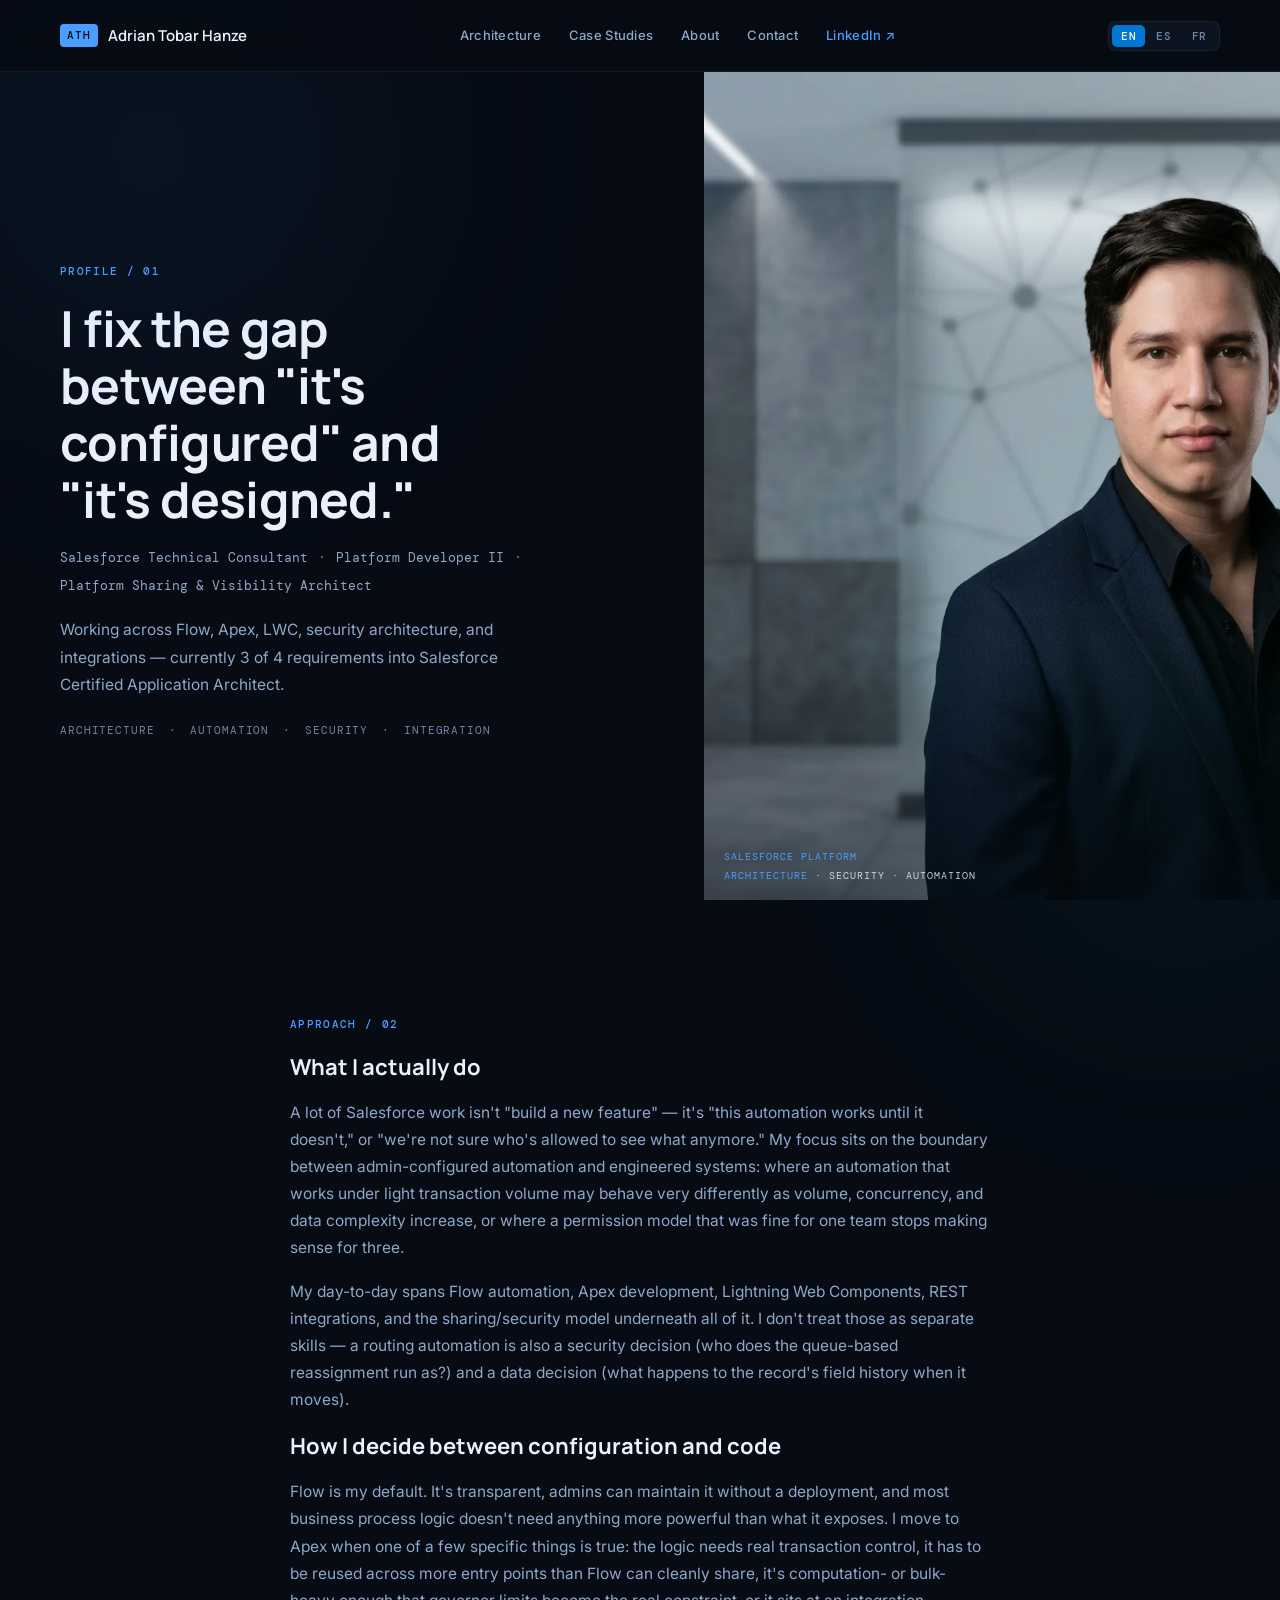
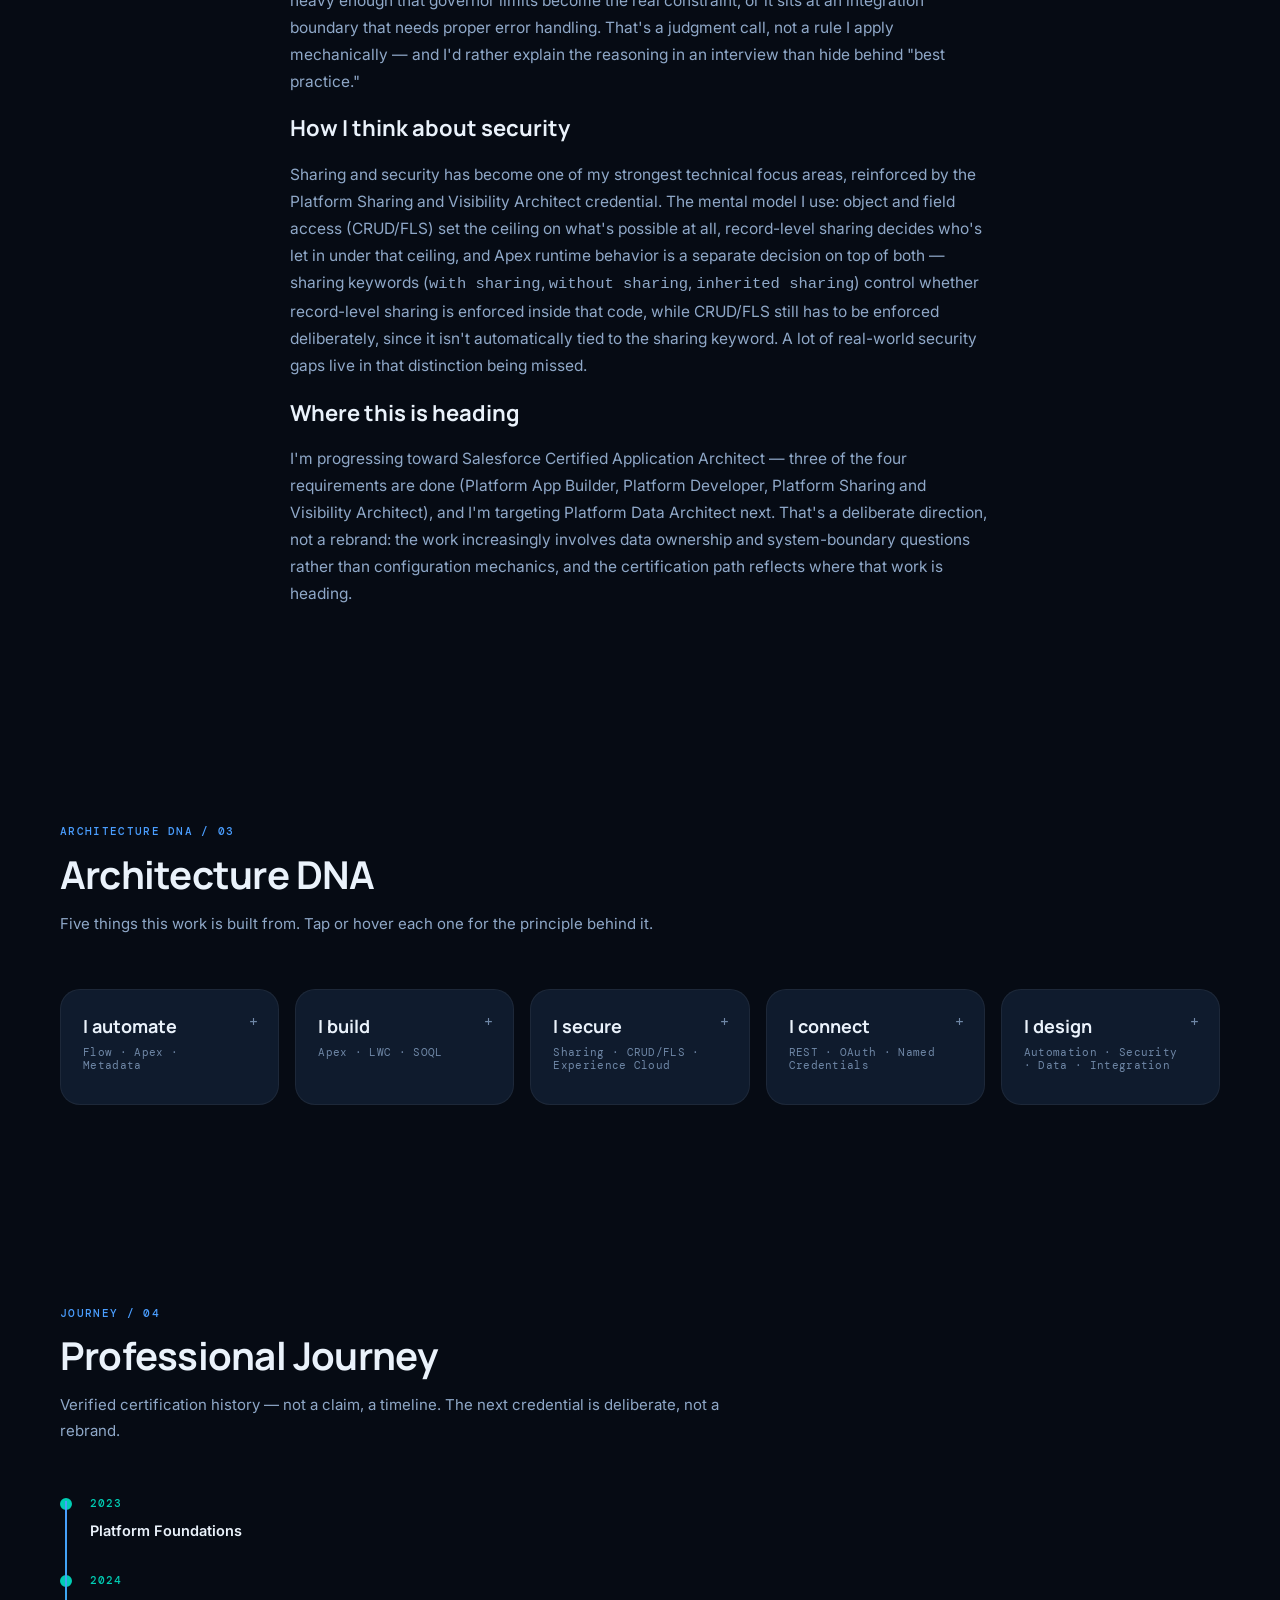
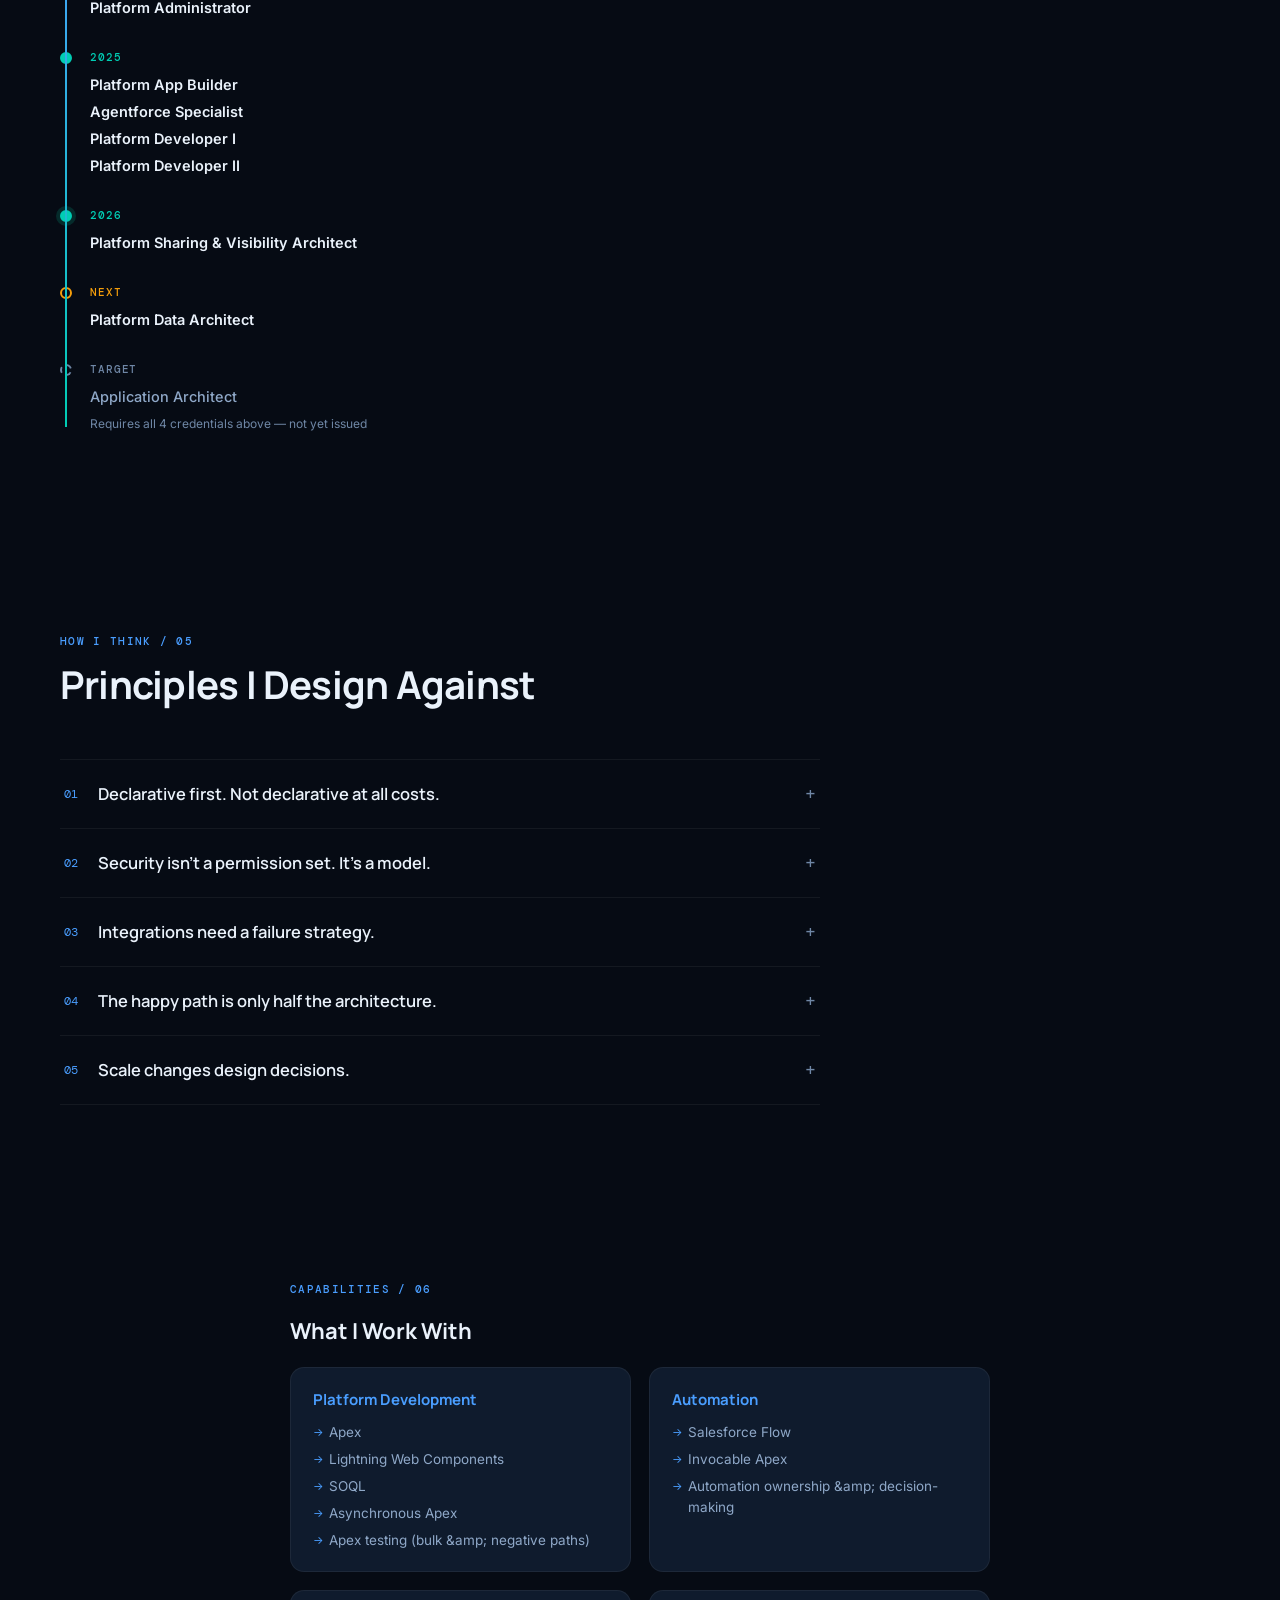
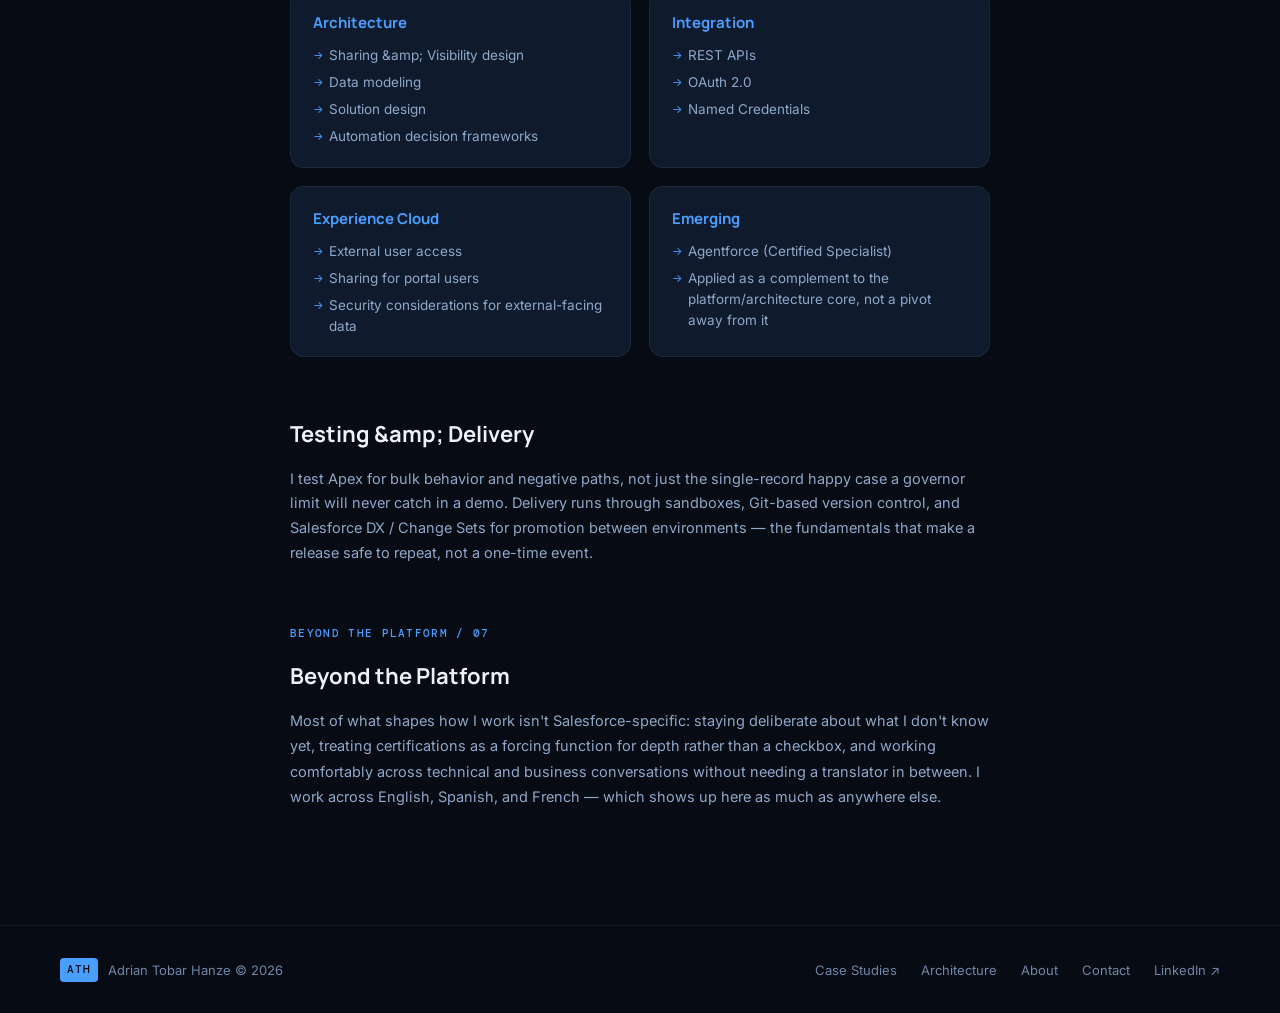
<file: about.html>
<!DOCTYPE html>
<html lang="en">
<head>
  <meta charset="UTF-8">
  <meta name="viewport" content="width=device-width, initial-scale=1.0">
  <title>About — Adrian Tobar Hanze</title>
  <meta name="description" content="Adrian Tobar Hanze is a Salesforce Technical Consultant working across Flow automation, Apex, LWC, sharing &amp; security architecture, and integrations — progressing toward Application Architect.">
  <link rel="canonical" href="https://adrian-salesforce-portfolio.vercel.app/about.html">
  <meta name="robots" content="index, follow">
  <meta property="og:type" content="profile">
  <meta property="og:title" content="About — Adrian Tobar Hanze">
  <meta property="og:description" content="Salesforce Technical Consultant working across automation, development, security, and integrations.">
  <meta property="og:url" content="https://adrian-salesforce-portfolio.vercel.app/about.html">
  <meta property="og:image" content="https://adrian-salesforce-portfolio.vercel.app/assets/og-image.png">
  <link rel="icon" href="data:image/svg+xml,%3Csvg xmlns='http://www.w3.org/2000/svg' viewBox='0 0 64 64'%3E%3Crect width='64' height='64' rx='14' fill='%234a9eff'/%3E%3Ctext x='32' y='42' font-family='monospace' font-size='24' font-weight='700' fill='%23060b14' text-anchor='middle'%3EATH%3C/text%3E%3C/svg%3E">
  <link rel="preconnect" href="https://fonts.googleapis.com">
  <link rel="preconnect" href="https://fonts.gstatic.com" crossorigin>
  <link href="https://fonts.googleapis.com/css2?family=Manrope:wght@500;600;700&family=Inter:wght@400;500;600&family=DM+Mono:wght@400;500&display=swap" rel="stylesheet">
  <link rel="stylesheet" href="style.css">
  <link rel="stylesheet" href="projects/project-style.css">
  <style>
    .about-prose { max-width: 700px; }
    .about-prose p { font-size: 15.5px; color: var(--text-secondary); line-height: 1.75; margin-bottom: 16px; }
    .about-prose h2 { font-family: var(--font-display); font-size: 22px; color: var(--text-primary); margin: 8px 0 14px; }
    .skills-domain-grid { display: grid; grid-template-columns: repeat(auto-fit, minmax(240px,1fr)); gap: 18px; }
    .skills-domain { background: var(--bg-card); border: 1px solid var(--border); border-radius: var(--radius-md); padding: 20px 22px; }
    .skills-domain h3 { font-family: var(--font-display); font-size: 15px; color: var(--accent); margin-bottom: 10px; }
    .skills-domain ul { display: flex; flex-direction: column; gap: 6px; }
    .skills-domain li { font-size: 13.5px; color: var(--text-secondary); }
  </style>
</head>
<body>
  <a class="skip-link" href="#main-content">Skip to content</a>
  <noscript><style>.reveal{opacity:1 !important;transform:none !important;}</style></noscript>

  <nav id="navbar" class="nav">
    <div class="logo">
      <a href="index.html" style="display:flex;align-items:center;gap:10px;">
        <span class="logo-mark">ATH</span>
        <span class="logo-name">Adrian Tobar Hanze</span>
      </a>
    </div>
    <div class="nav-links">
      <a href="architecture.html" data-i18n="nav.architecture">Architecture</a>
      <a href="index.html#projects" data-i18n="nav.projects">Case Studies</a>
      <a href="about.html" data-i18n="nav.about">About</a>
      <a href="index.html#contact" data-i18n="nav.contact">Contact</a>
      <a href="https://www.linkedin.com/in/adrian-tobar-hanze/" target="_blank" class="nav-linkedin">LinkedIn ↗</a>
    </div>
    <div class="nav-right">
      <div class="language-switcher">
        <button class="lang-btn active" data-lang="en">EN</button>
        <button class="lang-btn" data-lang="es">ES</button>
        <button class="lang-btn" data-lang="fr">FR</button>
      </div>
      <button class="nav-toggle" id="navToggle" aria-label="Toggle menu" aria-expanded="false" aria-controls="mobileMenu">
        <span></span><span></span><span></span>
      </button>
    </div>
    <div class="mobile-menu" id="mobileMenu">
      <a href="architecture.html" data-i18n="nav.architecture">Architecture</a>
      <a href="index.html#projects" data-i18n="nav.projects">Case Studies</a>
      <a href="about.html" data-i18n="nav.about">About</a>
      <a href="index.html#contact" data-i18n="nav.contact">Contact</a>
      <a href="https://www.linkedin.com/in/adrian-tobar-hanze/" target="_blank" class="nav-linkedin">LinkedIn ↗</a>
      <div class="mobile-menu-langs">
        <button class="lang-btn active" data-lang="en">EN</button>
        <button class="lang-btn" data-lang="es">ES</button>
        <button class="lang-btn" data-lang="fr">FR</button>
      </div>
    </div>
  </nav>

  <main id="main-content">

  <!-- ═══ ABOUT HERO — SPLIT PORTRAIT LAYOUT ═══ -->
  <section class="about-hero">
    <div class="about-hero-copy">
      <span class="section-tag" data-i18n="about.hero.tag">PROFILE / 01</span>
      <h1 class="about-hero-headline" data-i18n="about.hero.headline">I fix the gap between "it's configured" and "it's designed."</h1>
      <div class="about-hero-identity">
        <span data-i18n="idx.hero.eyebrow">Salesforce Technical Consultant</span>
        <span>Platform Developer II</span>
        <span>Platform Sharing &amp; Visibility Architect</span>
      </div>
      <p class="about-hero-lede" data-i18n="about.hero.lede">Working across Flow, Apex, LWC, security architecture, and integrations — currently 3 of 4 requirements into Salesforce Certified Application Architect.</p>
      <div class="about-hero-caps">
        <span data-i18n="nav.architecture">Architecture</span><span>·</span><span data-i18n="idx.console.tab.automation">Automation</span><span>·</span><span data-i18n="idx.console.tab.security">Security</span><span>·</span><span data-i18n="idx.console.tab.integration">Integration</span>
      </div>
    </div>
    <div class="about-hero-portrait-col">
      <div class="portrait-frame">
        <picture>
          <source type="image/webp" srcset="assets/profile/adrian-tobar-architect-hero-560.webp 560w, assets/profile/adrian-tobar-architect-hero.webp 896w" sizes="(max-width: 980px) 100vw, 45vw">
          <img src="assets/profile/adrian-tobar-architect-hero.jpg" alt="Adrian Tobar Hanze, Salesforce Technical Consultant" width="896" height="1193" fetchpriority="high">
        </picture>
        <div class="portrait-caption">
          <span data-i18n="about.hero.portraitCaption1">Salesforce Platform</span>
          <span><span data-i18n="nav.architecture">Architecture</span> · <span data-i18n="idx.console.tab.security">Security</span> · <span data-i18n="idx.console.tab.automation">Automation</span></span>
        </div>
      </div>
    </div>
  </section>

  <div class="content-grid" style="grid-template-columns:1fr; max-width:820px; margin:0 auto;">

    <!-- ═══ APPROACH (existing prose, kept) ═══ -->
    <section class="content-block reveal about-prose" style="border:none;background:none;padding:56px 0 40px;">
      <span class="section-tag" data-i18n="about.approach.tag">APPROACH / 02</span>
      <h2 style="margin-top:16px;" data-i18n="about.approach.h1">What I actually do</h2>
      <p data-i18n="about.approach.p1">A lot of Salesforce work isn't "build a new feature" — it's "this automation works until it doesn't," or "we're not sure who's allowed to see what anymore." My focus sits on the boundary between admin-configured automation and engineered systems: where an automation that works under light transaction volume may behave very differently as volume, concurrency, and data complexity increase, or where a permission model that was fine for one team stops making sense for three.</p>
      <p data-i18n="about.approach.p2">My day-to-day spans Flow automation, Apex development, Lightning Web Components, REST integrations, and the sharing/security model underneath all of it. I don't treat those as separate skills — a routing automation is also a security decision (who does the queue-based reassignment run as?) and a data decision (what happens to the record's field history when it moves).</p>

      <h2 data-i18n="about.approach.h2">How I decide between configuration and code</h2>
      <p data-i18n="about.approach.p3">Flow is my default. It's transparent, admins can maintain it without a deployment, and most business process logic doesn't need anything more powerful than what it exposes. I move to Apex when one of a few specific things is true: the logic needs real transaction control, it has to be reused across more entry points than Flow can cleanly share, it's computation- or bulk-heavy enough that governor limits become the real constraint, or it sits at an integration boundary that needs proper error handling. That's a judgment call, not a rule I apply mechanically — and I'd rather explain the reasoning in an interview than hide behind "best practice."</p>

      <h2 data-i18n="about.approach.h3">How I think about security</h2>
      <p data-i18n-html="about.approach.p4">Sharing and security has become one of my strongest technical focus areas, reinforced by the Platform Sharing and Visibility Architect credential. The mental model I use: object and field access (CRUD/FLS) set the ceiling on what's possible at all, record-level sharing decides who's let in under that ceiling, and Apex runtime behavior is a separate decision on top of both — sharing keywords (<code>with sharing</code>, <code>without sharing</code>, <code>inherited sharing</code>) control whether record-level sharing is enforced inside that code, while CRUD/FLS still has to be enforced deliberately, since it isn't automatically tied to the sharing keyword. A lot of real-world security gaps live in that distinction being missed.</p>

      <h2 data-i18n="about.approach.h4">Where this is heading</h2>
      <p data-i18n="about.approach.p5">I'm progressing toward Salesforce Certified Application Architect — three of the four requirements are done (Platform App Builder, Platform Developer, Platform Sharing and Visibility Architect), and I'm targeting Platform Data Architect next. That's a deliberate direction, not a rebrand: the work increasingly involves data ownership and system-boundary questions rather than configuration mechanics, and the certification path reflects where that work is heading.</p>
    </section>

  </div>

  <!-- ═══ ARCHITECTURE DNA ═══ -->
  <section class="section reveal">
    <div class="section-header">
      <span class="section-tag" data-i18n="about.dna.tag">ARCHITECTURE DNA / 03</span>
      <h2 class="section-title" data-i18n="about.dna.title">Architecture DNA</h2>
      <p class="section-intro" data-i18n="about.dna.intro">Five things this work is built from. Tap or hover each one for the principle behind it.</p>
    </div>
    <div class="dna-grid">
      <button class="dna-card" type="button" aria-expanded="false" aria-controls="dna-automate">
        <span class="dna-verb" data-i18n="about.dna.automate.verb">I automate</span>
        <span class="dna-stack">Flow · Apex · Metadata</span>
        <span class="dna-reveal" id="dna-automate" data-i18n="about.dna.automate.reveal">Flow owns orchestration by default — until a requirement genuinely needs programmatic control.</span>
        <span class="dna-plus" aria-hidden="true">+</span>
      </button>
      <button class="dna-card" type="button" aria-expanded="false" aria-controls="dna-build">
        <span class="dna-verb" data-i18n="about.dna.build.verb">I build</span>
        <span class="dna-stack">Apex · LWC · SOQL</span>
        <span class="dna-reveal" id="dna-build" data-i18n="about.dna.build.reveal">Components consume services and render state — they don't own business logic.</span>
        <span class="dna-plus" aria-hidden="true">+</span>
      </button>
      <button class="dna-card" type="button" aria-expanded="false" aria-controls="dna-secure">
        <span class="dna-verb" data-i18n="about.dna.secure.verb">I secure</span>
        <span class="dna-stack">Sharing · CRUD/FLS · Experience Cloud</span>
        <span class="dna-reveal" id="dna-secure" data-i18n="about.dna.secure.reveal">Access starts with explicit boundaries, not accumulated permissions.</span>
        <span class="dna-plus" aria-hidden="true">+</span>
      </button>
      <button class="dna-card" type="button" aria-expanded="false" aria-controls="dna-connect">
        <span class="dna-verb" data-i18n="about.dna.connect.verb">I connect</span>
        <span class="dna-stack">REST · OAuth · Named Credentials</span>
        <span class="dna-reveal" id="dna-connect" data-i18n="about.dna.connect.reveal">An integration needs a contract for what happens when the other side is down, not just a happy path.</span>
        <span class="dna-plus" aria-hidden="true">+</span>
      </button>
      <button class="dna-card" type="button" aria-expanded="false" aria-controls="dna-design">
        <span class="dna-verb" data-i18n="about.dna.design.verb">I design</span>
        <span class="dna-stack">Automation · Security · Data · Integration</span>
        <span class="dna-reveal" id="dna-design" data-i18n="about.dna.design.reveal">Every decision names its trade-off, not just its benefit.</span>
        <span class="dna-plus" aria-hidden="true">+</span>
      </button>
    </div>
  </section>

  <!-- ═══ PROFESSIONAL JOURNEY ═══ -->
  <section class="section reveal">
    <div class="section-header">
      <span class="section-tag" data-i18n="about.journey.tag">JOURNEY / 04</span>
      <h2 class="section-title" data-i18n="about.journey.title">Professional Journey</h2>
      <p class="section-intro" data-i18n="about.journey.intro">Verified certification history — not a claim, a timeline. The next credential is deliberate, not a rebrand.</p>
    </div>
    <div class="journey-timeline">
      <div class="jt-item jt-done">
        <span class="jt-year">2023</span>
        <div class="jt-dot"></div>
        <div class="jt-content"><span class="jt-cert">Platform Foundations</span></div>
      </div>
      <div class="jt-item jt-done">
        <span class="jt-year">2024</span>
        <div class="jt-dot"></div>
        <div class="jt-content"><span class="jt-cert">Platform Administrator</span></div>
      </div>
      <div class="jt-item jt-done">
        <span class="jt-year">2025</span>
        <div class="jt-dot"></div>
        <div class="jt-content">
          <span class="jt-cert">Platform App Builder</span>
          <span class="jt-cert">Agentforce Specialist</span>
          <span class="jt-cert">Platform Developer I</span>
          <span class="jt-cert">Platform Developer II</span>
        </div>
      </div>
      <div class="jt-item jt-done jt-current">
        <span class="jt-year">2026</span>
        <div class="jt-dot"></div>
        <div class="jt-content"><span class="jt-cert">Platform Sharing &amp; Visibility Architect</span></div>
      </div>
      <div class="jt-item jt-next">
        <span class="jt-year" data-i18n="common.next">Next</span>
        <div class="jt-dot"></div>
        <div class="jt-content"><span class="jt-cert">Platform Data Architect</span></div>
      </div>
      <div class="jt-item jt-target">
        <span class="jt-year" data-i18n="about.journey.target">Target</span>
        <div class="jt-dot"></div>
        <div class="jt-content">
          <span class="jt-cert">Application Architect</span>
          <span class="jt-caption" data-i18n="about.journey.targetCaption">Requires all 4 credentials above — not yet issued</span>
        </div>
      </div>
    </div>
  </section>

  <!-- ═══ HOW I THINK ═══ -->
  <section class="section reveal">
    <div class="section-header">
      <span class="section-tag" data-i18n="about.think.tag">HOW I THINK / 05</span>
      <h2 class="section-title" data-i18n="about.think.title">Principles I Design Against</h2>
    </div>
    <div class="think-list">
      <button class="think-item" type="button" aria-expanded="false" aria-controls="think-1">
        <span class="think-num">01</span>
        <span class="think-statement" data-i18n="about.think.1.statement">Declarative first. Not declarative at all costs.</span>
        <span class="think-toggle" aria-hidden="true">+</span>
      </button>
      <div class="think-panel" id="think-1">
        <p data-i18n="about.think.1.explain">Flow owns orchestration by default because it keeps the system admin-maintainable. Apex earns its place when transaction control, reuse, or bulk performance justify the added engineering lifecycle — not because a requirement merely could be coded.</p>
      </div>

      <button class="think-item" type="button" aria-expanded="false" aria-controls="think-2">
        <span class="think-num">02</span>
        <span class="think-statement" data-i18n="about.think.2.statement">Security isn't a permission set. It's a model.</span>
        <span class="think-toggle" aria-hidden="true">+</span>
      </button>
      <div class="think-panel" id="think-2">
        <p data-i18n="about.think.2.explain">Object access, field access, record-level sharing, and Apex runtime behavior are four separate decisions that have to agree with each other. A permission set alone doesn't answer any of them completely.</p>
      </div>

      <button class="think-item" type="button" aria-expanded="false" aria-controls="think-3">
        <span class="think-num">03</span>
        <span class="think-statement" data-i18n="about.think.3.statement">Integrations need a failure strategy.</span>
        <span class="think-toggle" aria-hidden="true">+</span>
      </button>
      <div class="think-panel" id="think-3">
        <p data-i18n="about.think.3.explain">The interesting design question isn't which API to call — it's what happens when the other side times out, and whether a human finds out about it.</p>
      </div>

      <button class="think-item" type="button" aria-expanded="false" aria-controls="think-4">
        <span class="think-num">04</span>
        <span class="think-statement" data-i18n="about.think.4.statement">The happy path is only half the architecture.</span>
        <span class="think-toggle" aria-hidden="true">+</span>
      </button>
      <div class="think-panel" id="think-4">
        <p data-i18n="about.think.4.explain">A solution that only works when everything succeeds isn't finished. Bulk behavior, partial failure, and recovery paths are part of the requirement, not an edge case.</p>
      </div>

      <button class="think-item" type="button" aria-expanded="false" aria-controls="think-5">
        <span class="think-num">05</span>
        <span class="think-statement" data-i18n="about.think.5.statement">Scale changes design decisions.</span>
        <span class="think-toggle" aria-hidden="true">+</span>
      </button>
      <div class="think-panel" id="think-5">
        <p data-i18n="about.think.5.explain">An automation or query pattern that's fine at low volume can become the org's next governor-limit incident as record counts, concurrency, and data complexity grow — so I design for where the org is headed, not just where it is today.</p>
      </div>
    </div>
  </section>

  <div class="content-grid" style="grid-template-columns:1fr; max-width:820px; margin:0 auto;">

    <!-- ═══ WHAT I WORK WITH ═══ -->
    <section class="content-block reveal" style="border:none;background:none;padding:16px 0 40px;">
      <span class="section-tag" data-i18n="about.capabilities.tag">CAPABILITIES / 06</span>
      <h2 style="font-family:var(--font-display);font-size:22px;color:var(--text-primary);margin:16px 0 18px;" data-i18n="about.capabilities.title">What I Work With</h2>
      <div class="skills-domain-grid">
        <div class="skills-domain">
          <h3 data-i18n="about.capabilities.d1.title">Platform Development</h3>
          <ul>
            <li data-i18n="about.capabilities.d1.li1">Apex</li>
            <li data-i18n="about.capabilities.d1.li2">Lightning Web Components</li>
            <li data-i18n="about.capabilities.d1.li3">SOQL</li>
            <li data-i18n="about.capabilities.d1.li4">Asynchronous Apex</li>
            <li data-i18n="about.capabilities.d1.li5">Apex testing (bulk &amp; negative paths)</li>
          </ul>
        </div>
        <div class="skills-domain">
          <h3 data-i18n="about.capabilities.d2.title">Automation</h3>
          <ul>
            <li data-i18n="about.capabilities.d2.li1">Salesforce Flow</li>
            <li data-i18n="about.capabilities.d2.li2">Invocable Apex</li>
            <li data-i18n="about.capabilities.d2.li3">Automation ownership &amp; decision-making</li>
          </ul>
        </div>
        <div class="skills-domain">
          <h3 data-i18n="about.capabilities.d3.title">Architecture</h3>
          <ul>
            <li data-i18n="about.capabilities.d3.li1">Sharing &amp; Visibility design</li>
            <li data-i18n="about.capabilities.d3.li2">Data modeling</li>
            <li data-i18n="about.capabilities.d3.li3">Solution design</li>
            <li data-i18n="about.capabilities.d3.li4">Automation decision frameworks</li>
          </ul>
        </div>
        <div class="skills-domain">
          <h3 data-i18n="about.capabilities.d4.title">Integration</h3>
          <ul>
            <li data-i18n="about.capabilities.d4.li1">REST APIs</li>
            <li data-i18n="about.capabilities.d4.li2">OAuth 2.0</li>
            <li data-i18n="about.capabilities.d4.li3">Named Credentials</li>
          </ul>
        </div>
        <div class="skills-domain">
          <h3>Experience Cloud</h3>
          <ul>
            <li data-i18n="about.capabilities.d5.li1">External user access</li>
            <li data-i18n="about.capabilities.d5.li2">Sharing for portal users</li>
            <li data-i18n="about.capabilities.d5.li3">Security considerations for external-facing data</li>
          </ul>
        </div>
        <div class="skills-domain">
          <h3 data-i18n="about.capabilities.d6.title">Emerging</h3>
          <ul>
            <li data-i18n="about.capabilities.d6.li1">Agentforce (Certified Specialist)</li>
            <li data-i18n="about.capabilities.d6.li2">Applied as a complement to the platform/architecture core, not a pivot away from it</li>
          </ul>
        </div>
      </div>
    </section>

    <section class="content-block reveal" style="border:none;background:none;padding:0 0 40px;">
      <h2 style="font-family:var(--font-display);font-size:22px;color:var(--text-primary);margin-bottom:14px;" data-i18n="about.testing.title">Testing &amp; Delivery</h2>
      <p style="font-size:14.5px;color:var(--text-secondary);line-height:1.7;max-width:700px;" data-i18n="about.testing.p">I test Apex for bulk behavior and negative paths, not just the single-record happy case a governor limit will never catch in a demo. Delivery runs through sandboxes, Git-based version control, and Salesforce DX / Change Sets for promotion between environments — the fundamentals that make a release safe to repeat, not a one-time event.</p>
    </section>

    <!-- ═══ BEYOND THE PLATFORM ═══ -->
    <section class="content-block reveal beyond-platform" style="border:none;background:none;padding:0 0 56px;">
      <span class="section-tag" data-i18n="about.beyond.tag">BEYOND THE PLATFORM / 07</span>
      <h2 style="font-family:var(--font-display);font-size:22px;color:var(--text-primary);margin:16px 0 14px;" data-i18n="about.beyond.title">Beyond the Platform</h2>
      <p data-i18n="about.beyond.p">Most of what shapes how I work isn't Salesforce-specific: staying deliberate about what I don't know yet, treating certifications as a forcing function for depth rather than a checkbox, and working comfortably across technical and business conversations without needing a translator in between. I work across English, Spanish, and French — which shows up here as much as anywhere else.</p>
    </section>

  </div>
  </main>

  <footer class="footer">
    <div class="footer-inner">
      <div class="footer-brand"><span class="logo-mark">ATH</span><span>Adrian Tobar Hanze © 2026</span></div>
      <div class="footer-links">
        <a href="index.html#projects" data-i18n="footer.projects">Case Studies</a>
        <a href="architecture.html" data-i18n="footer.architecture">Architecture</a>
        <a href="about.html" data-i18n="footer.about">About</a>
        <a href="index.html#contact" data-i18n="footer.contact">Contact</a>
        <a href="https://www.linkedin.com/in/adrian-tobar-hanze/" target="_blank">LinkedIn ↗</a>
      </div>
    </div>
  </footer>

  <script src="script.js"></script>
</body>
</html>
</file>
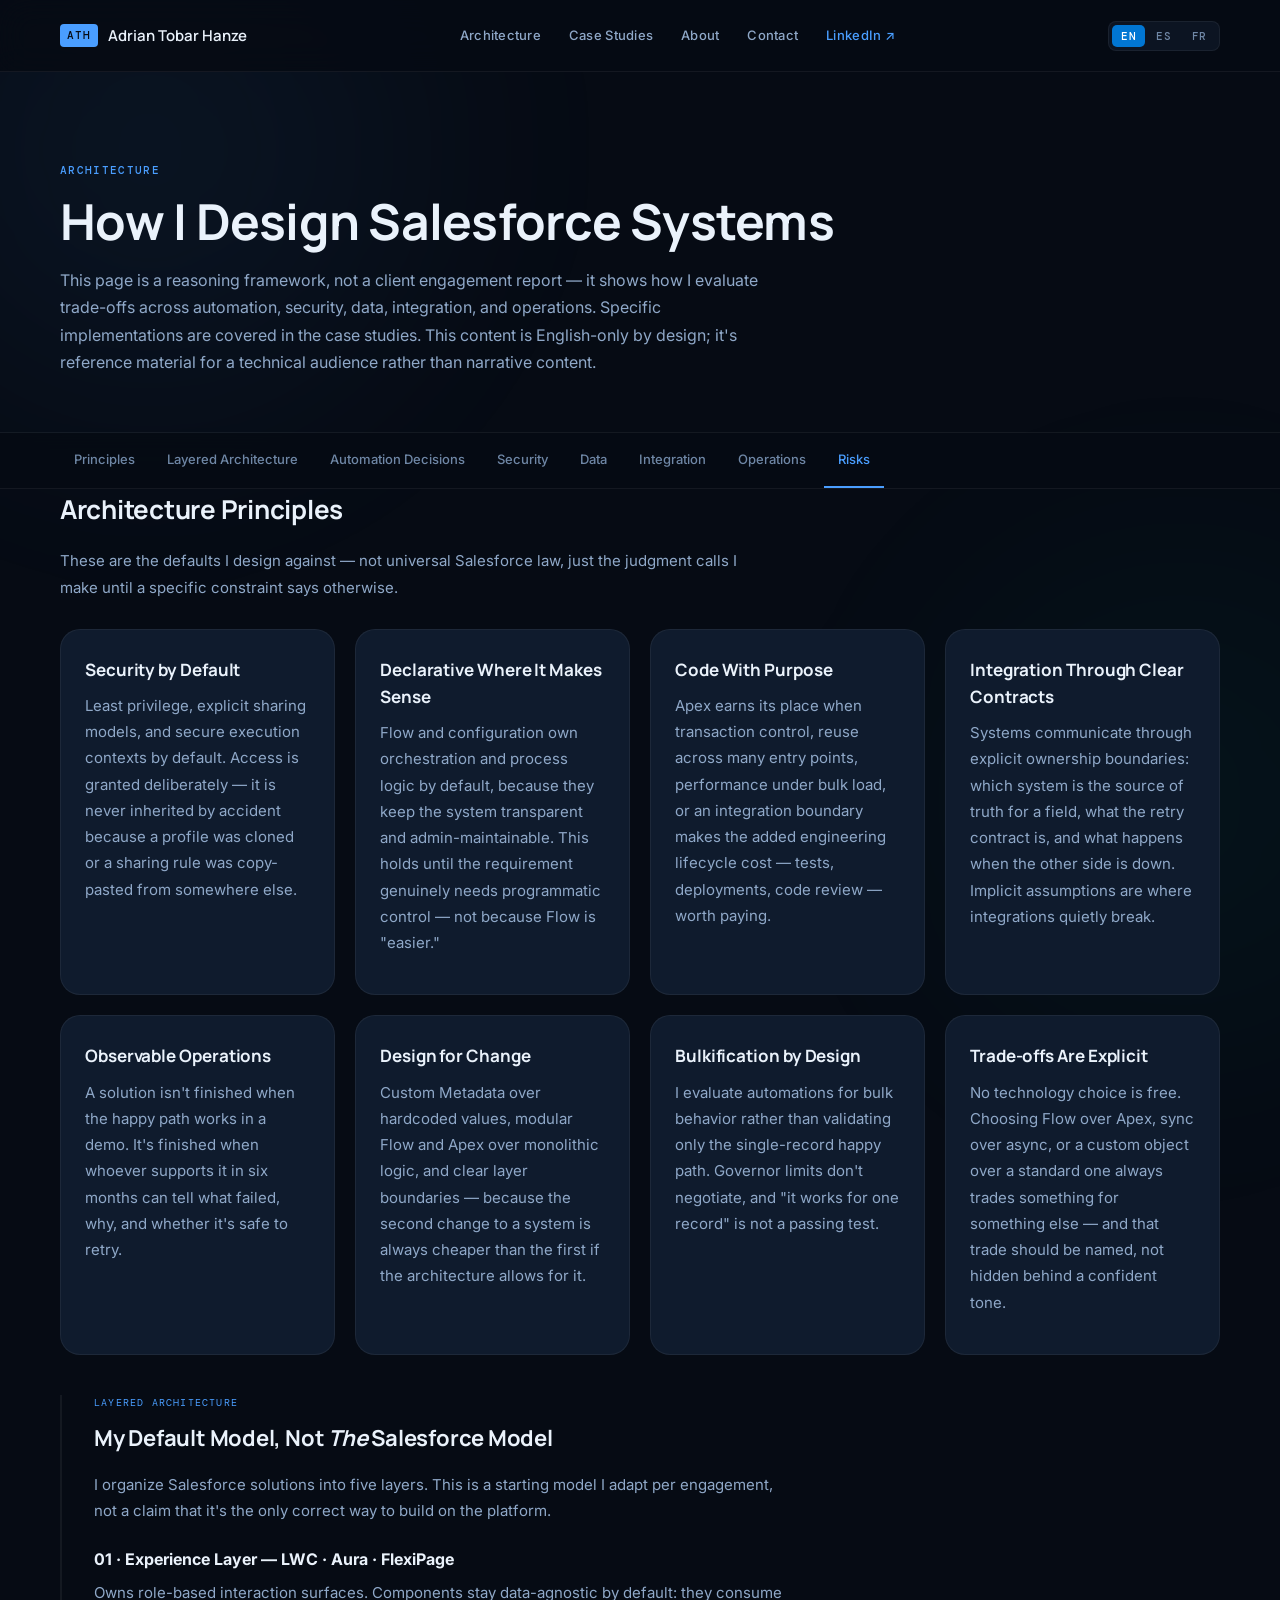
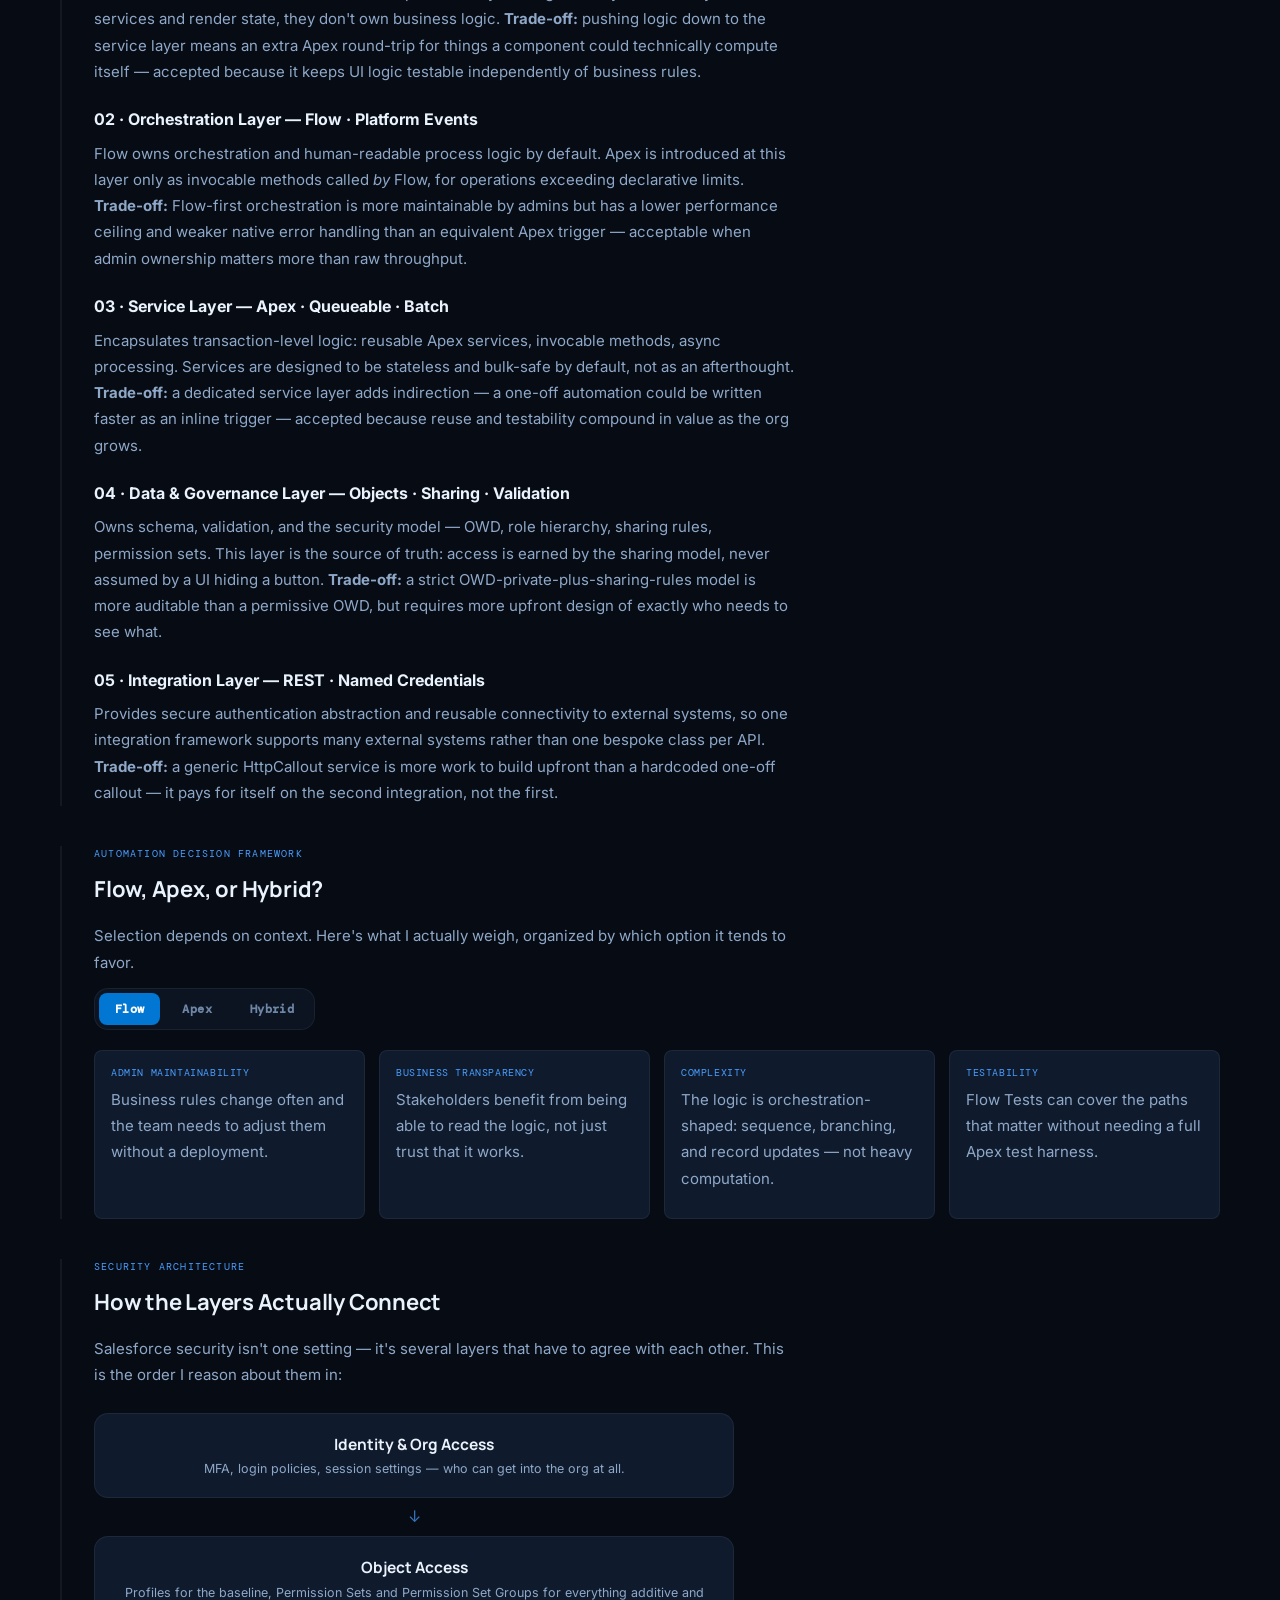
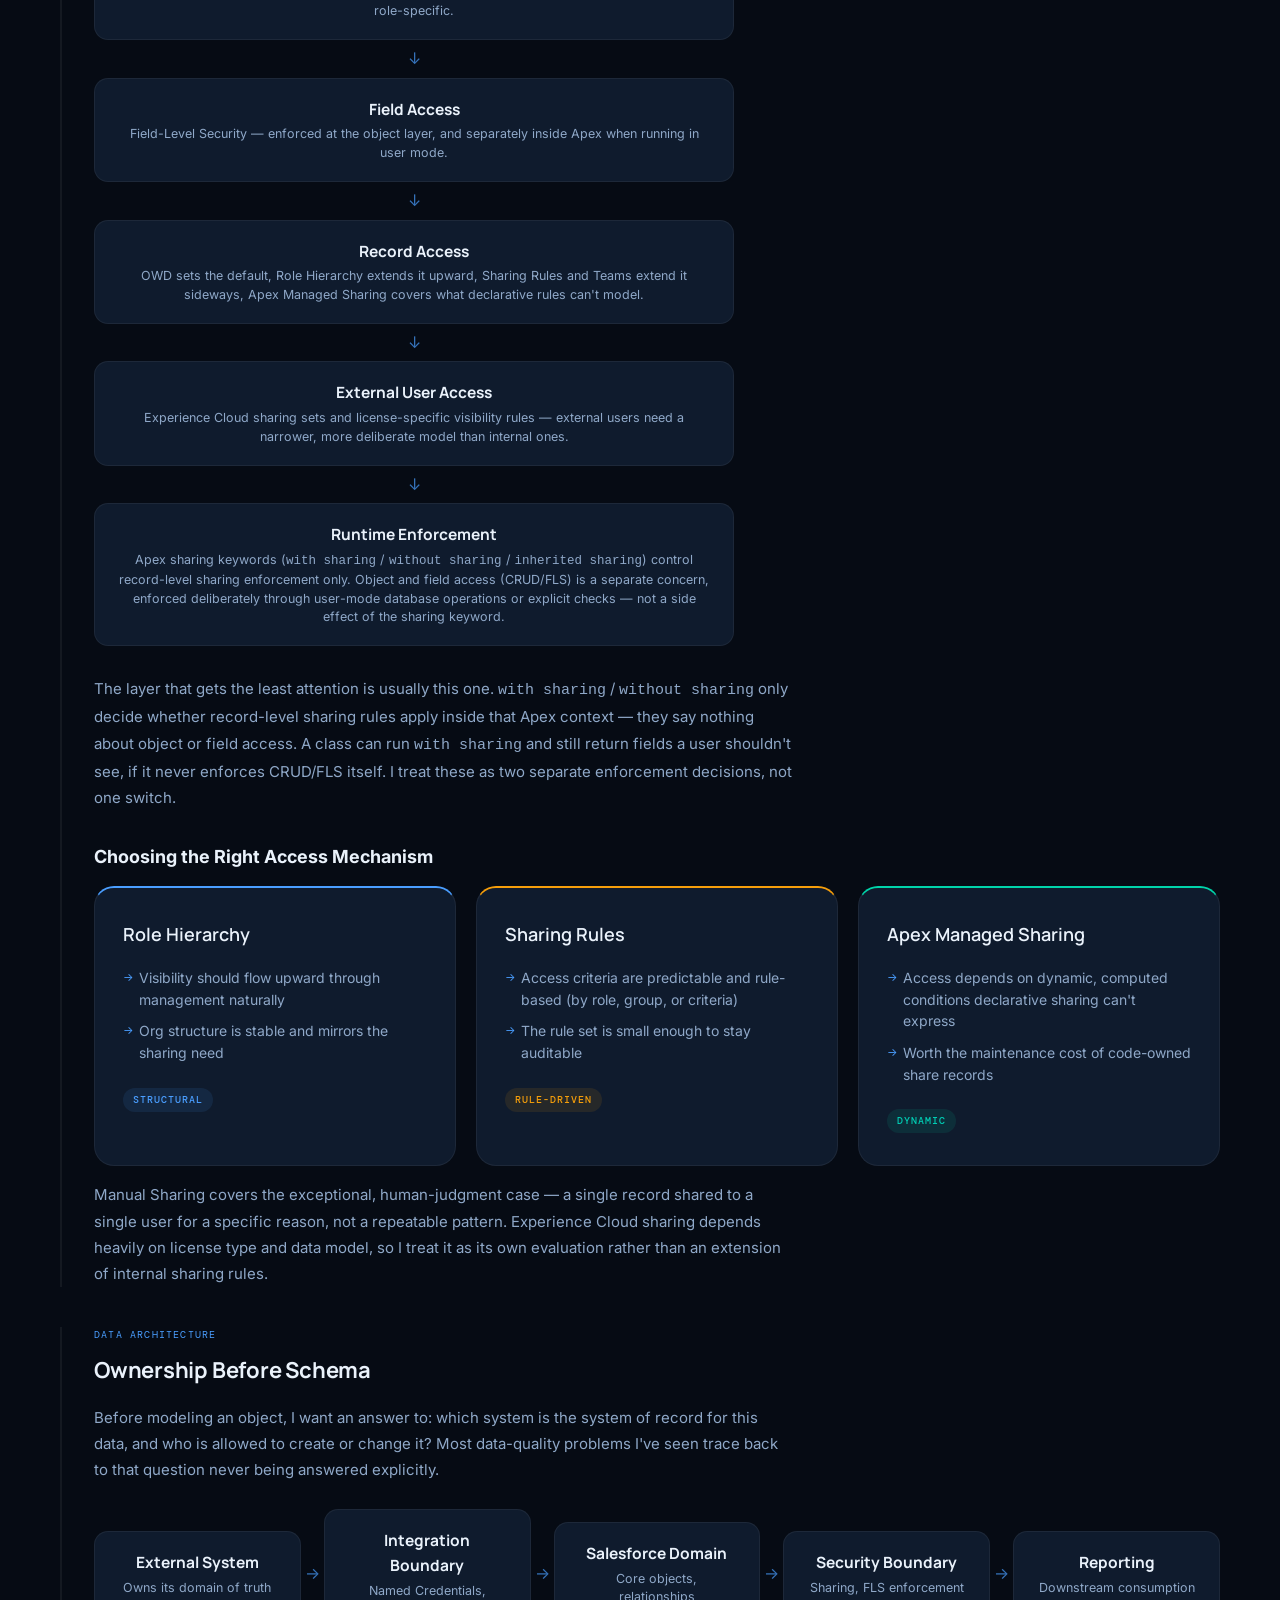
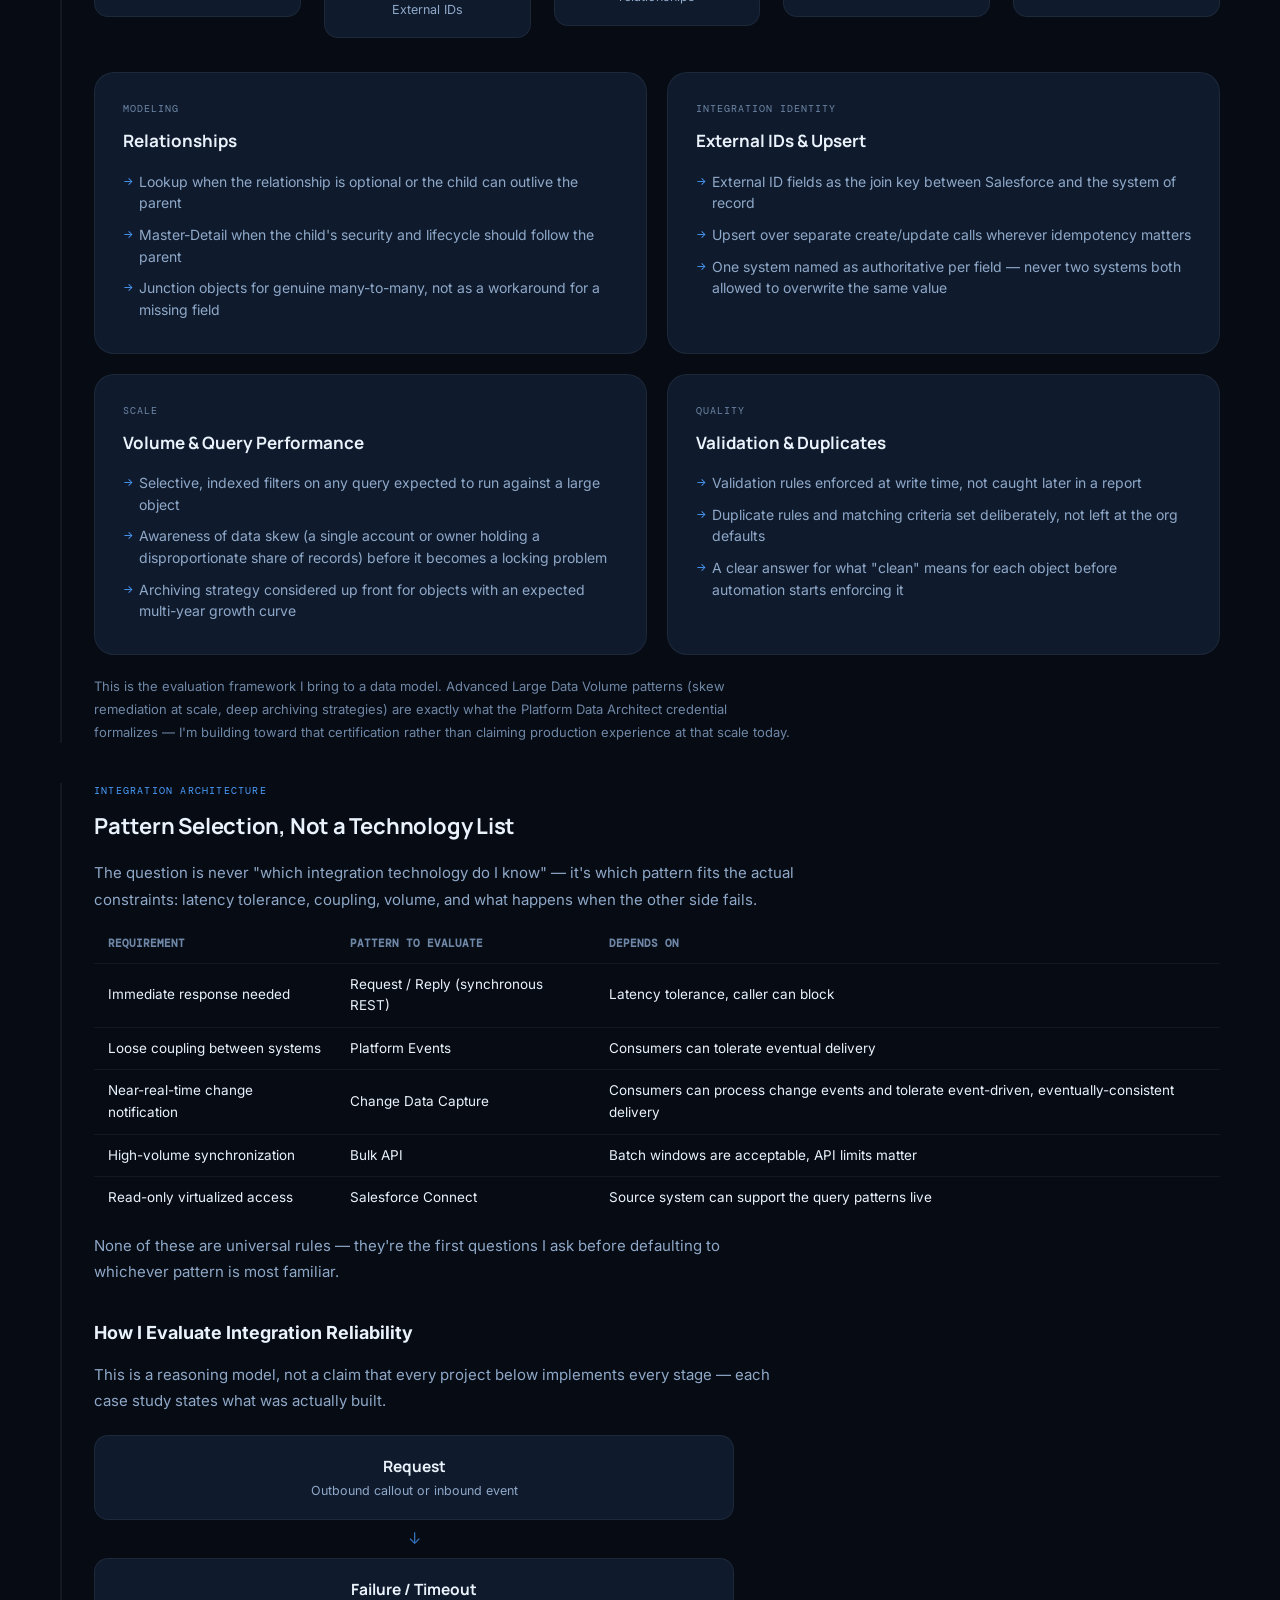
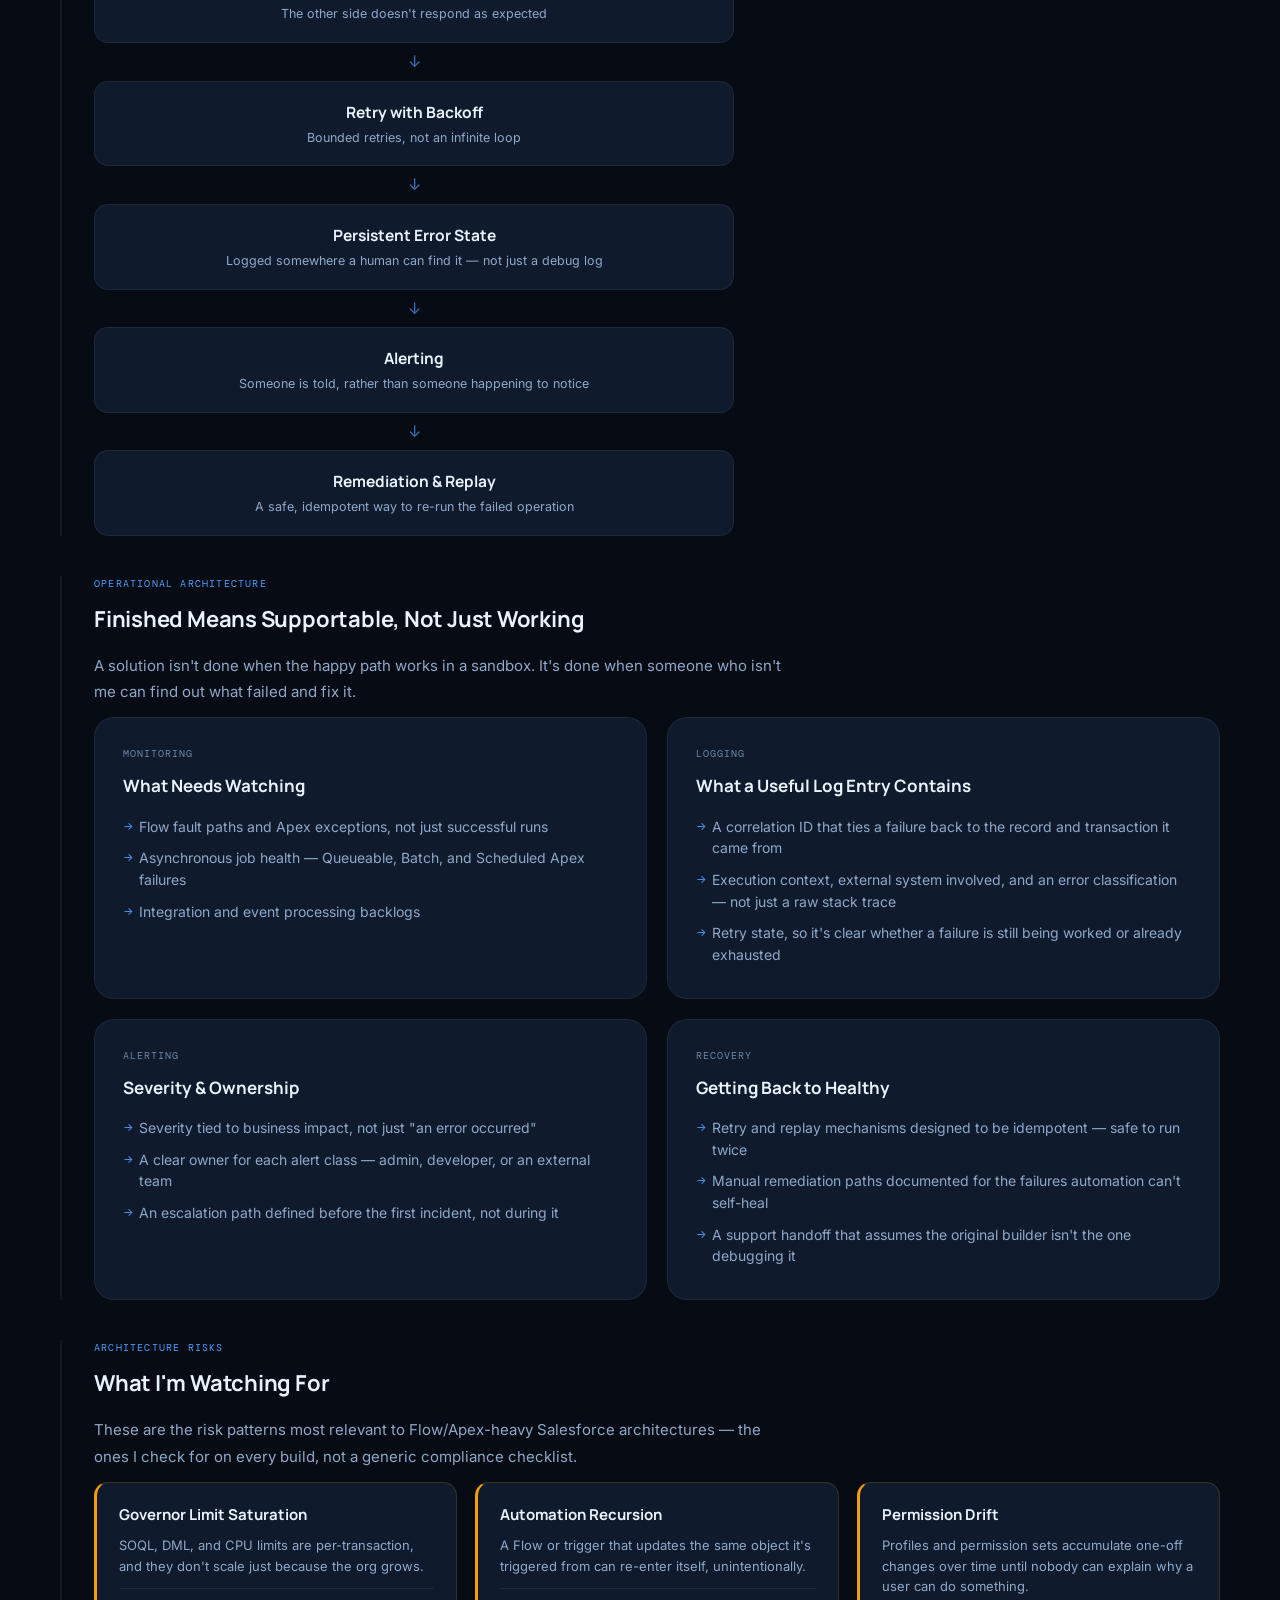
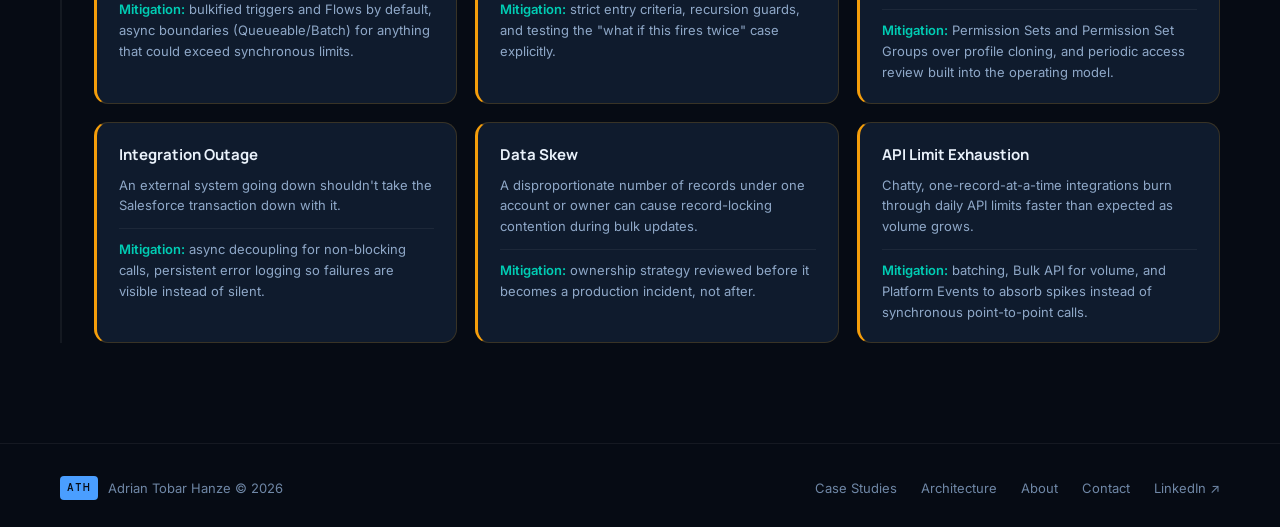
<file: architecture.html>
<!DOCTYPE html>
<html lang="en">
<head>
  <meta charset="UTF-8">
  <meta name="viewport" content="width=device-width, initial-scale=1.0">
  <title>Architecture — Adrian Tobar Hanze</title>
  <meta name="description" content="How Adrian Tobar Hanze designs Salesforce systems: automation decision framework, security architecture, data architecture, integration patterns, and operational reliability.">
  <link rel="canonical" href="https://adrian-salesforce-portfolio.vercel.app/architecture.html">
  <meta name="robots" content="index, follow">
  <meta property="og:type" content="website">
  <meta property="og:title" content="Architecture — Adrian Tobar Hanze">
  <meta property="og:description" content="How I design Salesforce systems: automation decisions, security, data, integrations, and operations.">
  <meta property="og:url" content="https://adrian-salesforce-portfolio.vercel.app/architecture.html">
  <meta property="og:image" content="https://adrian-salesforce-portfolio.vercel.app/assets/og-image.png">
  <link rel="icon" href="data:image/svg+xml,%3Csvg xmlns='http://www.w3.org/2000/svg' viewBox='0 0 64 64'%3E%3Crect width='64' height='64' rx='14' fill='%234a9eff'/%3E%3Ctext x='32' y='42' font-family='monospace' font-size='24' font-weight='700' fill='%23060b14' text-anchor='middle'%3EATH%3C/text%3E%3C/svg%3E">
  <link rel="preconnect" href="https://fonts.googleapis.com">
  <link rel="preconnect" href="https://fonts.gstatic.com" crossorigin>
  <link href="https://fonts.googleapis.com/css2?family=Manrope:wght@500;600;700&family=Inter:wght@400;500;600&family=DM+Mono:wght@400;500&display=swap" rel="stylesheet">
  <link rel="stylesheet" href="style.css">
  <link rel="stylesheet" href="projects/project-style.css">
</head>
<body>
  <a class="skip-link" href="#main-content">Skip to content</a>
  <noscript><style>.reveal{opacity:1 !important;transform:none !important;}</style></noscript>

  <nav id="navbar" class="nav">
    <div class="logo">
      <a href="index.html" style="display:flex;align-items:center;gap:10px;">
        <span class="logo-mark">ATH</span>
        <span class="logo-name">Adrian Tobar Hanze</span>
      </a>
    </div>
    <div class="nav-links">
      <a href="architecture.html" data-i18n="nav.architecture">Architecture</a>
      <a href="index.html#projects" data-i18n="nav.projects">Case Studies</a>
      <a href="about.html" data-i18n="nav.about">About</a>
      <a href="index.html#contact" data-i18n="nav.contact">Contact</a>
      <a href="https://www.linkedin.com/in/adrian-tobar-hanze/" target="_blank" class="nav-linkedin">LinkedIn ↗</a>
    </div>
    <div class="nav-right">
      <div class="language-switcher">
        <button class="lang-btn active" data-lang="en">EN</button>
        <button class="lang-btn" data-lang="es">ES</button>
        <button class="lang-btn" data-lang="fr">FR</button>
      </div>
      <button class="nav-toggle" id="navToggle" aria-label="Toggle menu" aria-expanded="false" aria-controls="mobileMenu">
        <span></span><span></span><span></span>
      </button>
    </div>
    <div class="mobile-menu" id="mobileMenu">
      <a href="architecture.html" data-i18n="nav.architecture">Architecture</a>
      <a href="index.html#projects" data-i18n="nav.projects">Case Studies</a>
      <a href="about.html" data-i18n="nav.about">About</a>
      <a href="index.html#contact" data-i18n="nav.contact">Contact</a>
      <a href="https://www.linkedin.com/in/adrian-tobar-hanze/" target="_blank" class="nav-linkedin">LinkedIn ↗</a>
      <div class="mobile-menu-langs">
        <button class="lang-btn active" data-lang="en">EN</button>
        <button class="lang-btn" data-lang="es">ES</button>
        <button class="lang-btn" data-lang="fr">FR</button>
      </div>
    </div>
  </nav>

  <div class="page-hero reveal">
    <span class="section-tag">Architecture</span>
    <h1>How I Design Salesforce Systems</h1>
    <p class="page-dek">This page is a reasoning framework, not a client engagement report — it shows how I evaluate trade-offs across automation, security, data, integration, and operations. Specific implementations are covered in the <a href="index.html#projects">case studies</a>. This content is English-only by design; it's reference material for a technical audience rather than narrative content.</p>
  </div>

  <div class="subnav-wrap">
    <nav class="subnav" aria-label="Architecture sections">
      <a href="#principles">Principles</a>
      <a href="#layered-architecture">Layered Architecture</a>
      <a href="#automation-decision-framework">Automation Decisions</a>
      <a href="#security-architecture">Security</a>
      <a href="#data-architecture">Data</a>
      <a href="#integration-architecture">Integration</a>
      <a href="#operational-architecture">Operations</a>
      <a href="#architecture-risks">Risks</a>
    </nav>
  </div>

  <main id="main-content">
  <div class="adr-section">

    <!-- ═══ PRINCIPLES ═══ -->
    <section id="principles" class="adr-block reveal" style="border-left:none;padding-left:0;">
      <h2 style="font-size:26px;margin-bottom:18px;">Architecture Principles</h2>
      <p style="max-width:700px;margin-bottom:28px;">These are the defaults I design against — not universal Salesforce law, just the judgment calls I make until a specific constraint says otherwise.</p>
      <div class="principles-grid">
        <div class="principle-card">
          <h3>Security by Default</h3>
          <p>Least privilege, explicit sharing models, and secure execution contexts by default. Access is granted deliberately — it is never inherited by accident because a profile was cloned or a sharing rule was copy-pasted from somewhere else.</p>
        </div>
        <div class="principle-card">
          <h3>Declarative Where It Makes Sense</h3>
          <p>Flow and configuration own orchestration and process logic by default, because they keep the system transparent and admin-maintainable. This holds until the requirement genuinely needs programmatic control — not because Flow is "easier."</p>
        </div>
        <div class="principle-card">
          <h3>Code With Purpose</h3>
          <p>Apex earns its place when transaction control, reuse across many entry points, performance under bulk load, or an integration boundary makes the added engineering lifecycle cost — tests, deployments, code review — worth paying.</p>
        </div>
        <div class="principle-card">
          <h3>Integration Through Clear Contracts</h3>
          <p>Systems communicate through explicit ownership boundaries: which system is the source of truth for a field, what the retry contract is, and what happens when the other side is down. Implicit assumptions are where integrations quietly break.</p>
        </div>
        <div class="principle-card">
          <h3>Observable Operations</h3>
          <p>A solution isn't finished when the happy path works in a demo. It's finished when whoever supports it in six months can tell what failed, why, and whether it's safe to retry.</p>
        </div>
        <div class="principle-card">
          <h3>Design for Change</h3>
          <p>Custom Metadata over hardcoded values, modular Flow and Apex over monolithic logic, and clear layer boundaries — because the second change to a system is always cheaper than the first if the architecture allows for it.</p>
        </div>
        <div class="principle-card">
          <h3>Bulkification by Design</h3>
          <p>I evaluate automations for bulk behavior rather than validating only the single-record happy path. Governor limits don't negotiate, and "it works for one record" is not a passing test.</p>
        </div>
        <div class="principle-card">
          <h3>Trade-offs Are Explicit</h3>
          <p>No technology choice is free. Choosing Flow over Apex, sync over async, or a custom object over a standard one always trades something for something else — and that trade should be named, not hidden behind a confident tone.</p>
        </div>
      </div>
    </section>

    <!-- ═══ LAYERED ARCHITECTURE ═══ -->
    <section id="layered-architecture" class="adr-block reveal">
      <span class="adr-block-num">Layered Architecture</span>
      <h2>My Default Model, Not <em>The</em> Salesforce Model</h2>
      <p>I organize Salesforce solutions into five layers. This is a starting model I adapt per engagement, not a claim that it's the only correct way to build on the platform.</p>

      <h3 style="font-size:16px;margin:22px 0 8px;color:var(--text-primary);">01 · Experience Layer — LWC · Aura · FlexiPage</h3>
      <p>Owns role-based interaction surfaces. Components stay data-agnostic by default: they consume services and render state, they don't own business logic. <strong>Trade-off:</strong> pushing logic down to the service layer means an extra Apex round-trip for things a component could technically compute itself — accepted because it keeps UI logic testable independently of business rules.</p>

      <h3 style="font-size:16px;margin:22px 0 8px;color:var(--text-primary);">02 · Orchestration Layer — Flow · Platform Events</h3>
      <p>Flow owns orchestration and human-readable process logic by default. Apex is introduced at this layer only as invocable methods called <em>by</em> Flow, for operations exceeding declarative limits. <strong>Trade-off:</strong> Flow-first orchestration is more maintainable by admins but has a lower performance ceiling and weaker native error handling than an equivalent Apex trigger — acceptable when admin ownership matters more than raw throughput.</p>

      <h3 style="font-size:16px;margin:22px 0 8px;color:var(--text-primary);">03 · Service Layer — Apex · Queueable · Batch</h3>
      <p>Encapsulates transaction-level logic: reusable Apex services, invocable methods, async processing. Services are designed to be stateless and bulk-safe by default, not as an afterthought. <strong>Trade-off:</strong> a dedicated service layer adds indirection — a one-off automation could be written faster as an inline trigger — accepted because reuse and testability compound in value as the org grows.</p>

      <h3 style="font-size:16px;margin:22px 0 8px;color:var(--text-primary);">04 · Data &amp; Governance Layer — Objects · Sharing · Validation</h3>
      <p>Owns schema, validation, and the security model — OWD, role hierarchy, sharing rules, permission sets. This layer is the source of truth: access is earned by the sharing model, never assumed by a UI hiding a button. <strong>Trade-off:</strong> a strict OWD-private-plus-sharing-rules model is more auditable than a permissive OWD, but requires more upfront design of exactly who needs to see what.</p>

      <h3 style="font-size:16px;margin:22px 0 8px;color:var(--text-primary);">05 · Integration Layer — REST · Named Credentials</h3>
      <p>Provides secure authentication abstraction and reusable connectivity to external systems, so one integration framework supports many external systems rather than one bespoke class per API. <strong>Trade-off:</strong> a generic HttpCallout service is more work to build upfront than a hardcoded one-off callout — it pays for itself on the second integration, not the first.</p>
    </section>

    <!-- ═══ AUTOMATION DECISION FRAMEWORK ═══ -->
    <section id="automation-decision-framework" class="adr-block reveal">
      <span class="adr-block-num">Automation Decision Framework</span>
      <h2>Flow, Apex, or Hybrid?</h2>
      <p>Selection depends on context. Here's what I actually weigh, organized by which option it tends to favor.</p>

      <div class="decision-tabs" role="tablist" aria-label="Automation decision framework">
        <button class="decision-tab active" data-decision="flow" role="tab" id="adf-tab-flow" aria-selected="true" aria-controls="adf-panel-flow" tabindex="0">Flow</button>
        <button class="decision-tab" data-decision="apex" role="tab" id="adf-tab-apex" aria-selected="false" aria-controls="adf-panel-apex" tabindex="-1">Apex</button>
        <button class="decision-tab" data-decision="hybrid" role="tab" id="adf-tab-hybrid" aria-selected="false" aria-controls="adf-panel-hybrid" tabindex="-1">Hybrid</button>
      </div>

      <div class="decision-panel active" data-decision-panel="flow" role="tabpanel" id="adf-panel-flow" aria-labelledby="adf-tab-flow" tabindex="0">
        <div class="decision-criteria">
          <div class="decision-criterion"><span class="dc-label">Admin Maintainability</span><p>Business rules change often and the team needs to adjust them without a deployment.</p></div>
          <div class="decision-criterion"><span class="dc-label">Business Transparency</span><p>Stakeholders benefit from being able to read the logic, not just trust that it works.</p></div>
          <div class="decision-criterion"><span class="dc-label">Complexity</span><p>The logic is orchestration-shaped: sequence, branching, and record updates — not heavy computation.</p></div>
          <div class="decision-criterion"><span class="dc-label">Testability</span><p>Flow Tests can cover the paths that matter without needing a full Apex test harness.</p></div>
        </div>
      </div>
      <div class="decision-panel" data-decision-panel="apex" role="tabpanel" id="adf-panel-apex" aria-labelledby="adf-tab-apex" tabindex="0">
        <div class="decision-criteria">
          <div class="decision-criterion"><span class="dc-label">Transaction Control</span><p>The operation needs explicit savepoints, partial rollback, or precise control over commit boundaries.</p></div>
          <div class="decision-criterion"><span class="dc-label">CPU / SOQL / DML Behavior</span><p>The logic is computation-heavy or needs tight control over query and DML efficiency at bulk scale.</p></div>
          <div class="decision-criterion"><span class="dc-label">Reusability</span><p>The same logic needs to be callable from multiple triggers, batch jobs, and integrations without duplication.</p></div>
          <div class="decision-criterion"><span class="dc-label">Asynchronous Requirements</span><p>The work needs Queueable chaining, Batch Apex, or scheduled processing beyond what Flow exposes cleanly.</p></div>
        </div>
      </div>
      <div class="decision-panel" data-decision-panel="hybrid" role="tabpanel" id="adf-panel-hybrid" aria-labelledby="adf-tab-hybrid" tabindex="0">
        <div class="decision-criteria">
          <div class="decision-criterion"><span class="dc-label">Default Pattern</span><p>Flow owns orchestration and entry criteria; Apex is invoked only for the specific step that needs programmatic control.</p></div>
          <div class="decision-criterion"><span class="dc-label">Ownership Split</span><p>Admins own the process shape; engineering owns the invocable service contract underneath it.</p></div>
          <div class="decision-criterion"><span class="dc-label">Deployment Complexity</span><p>Two moving parts to release instead of one — worth it when it keeps both maintainability and performance.</p></div>
          <div class="decision-criterion"><span class="dc-label">Rate of Change</span><p>The orchestration shape changes often; the underlying service logic changes rarely. Splitting them lets each evolve at its own pace.</p></div>
        </div>
      </div>
    </section>

    <!-- ═══ SECURITY ARCHITECTURE ═══ -->
    <section id="security-architecture" class="adr-block reveal">
      <span class="adr-block-num">Security Architecture</span>
      <h2>How the Layers Actually Connect</h2>
      <p>Salesforce security isn't one setting — it's several layers that have to agree with each other. This is the order I reason about them in:</p>

      <div class="flow-diagram" style="margin:24px 0 30px;">
        <div class="flow-node"><div class="fn-title">Identity &amp; Org Access</div><div class="fn-desc">MFA, login policies, session settings — who can get into the org at all.</div></div>
        <div class="flow-arrow">↓</div>
        <div class="flow-node"><div class="fn-title">Object Access</div><div class="fn-desc">Profiles for the baseline, Permission Sets and Permission Set Groups for everything additive and role-specific.</div></div>
        <div class="flow-arrow">↓</div>
        <div class="flow-node"><div class="fn-title">Field Access</div><div class="fn-desc">Field-Level Security — enforced at the object layer, and separately inside Apex when running in user mode.</div></div>
        <div class="flow-arrow">↓</div>
        <div class="flow-node"><div class="fn-title">Record Access</div><div class="fn-desc">OWD sets the default, Role Hierarchy extends it upward, Sharing Rules and Teams extend it sideways, Apex Managed Sharing covers what declarative rules can't model.</div></div>
        <div class="flow-arrow">↓</div>
        <div class="flow-node"><div class="fn-title">External User Access</div><div class="fn-desc">Experience Cloud sharing sets and license-specific visibility rules — external users need a narrower, more deliberate model than internal ones.</div></div>
        <div class="flow-arrow">↓</div>
        <div class="flow-node"><div class="fn-title">Runtime Enforcement</div><div class="fn-desc">Apex sharing keywords (<code>with sharing</code> / <code>without sharing</code> / <code>inherited sharing</code>) control record-level sharing enforcement only. Object and field access (CRUD/FLS) is a separate concern, enforced deliberately through user-mode database operations or explicit checks — not a side effect of the sharing keyword.</div></div>
      </div>

      <p>The layer that gets the least attention is usually this one. <code>with sharing</code> / <code>without sharing</code> only decide whether record-level sharing rules apply inside that Apex context — they say nothing about object or field access. A class can run <code>with sharing</code> and still return fields a user shouldn't see, if it never enforces CRUD/FLS itself. I treat these as two separate enforcement decisions, not one switch.</p>

      <h3 style="font-size:18px;margin:32px 0 14px;color:var(--text-primary);">Choosing the Right Access Mechanism</h3>
      <div class="matrix-grid">
        <div class="matrix-card matrix-flow">
          <h3>Role Hierarchy</h3>
          <ul>
            <li>Visibility should flow upward through management naturally</li>
            <li>Org structure is stable and mirrors the sharing need</li>
          </ul>
          <div class="matrix-tag">Structural</div>
        </div>
        <div class="matrix-card matrix-apex">
          <h3>Sharing Rules</h3>
          <ul>
            <li>Access criteria are predictable and rule-based (by role, group, or criteria)</li>
            <li>The rule set is small enough to stay auditable</li>
          </ul>
          <div class="matrix-tag">Rule-Driven</div>
        </div>
        <div class="matrix-card matrix-hybrid">
          <h3>Apex Managed Sharing</h3>
          <ul>
            <li>Access depends on dynamic, computed conditions declarative sharing can't express</li>
            <li>Worth the maintenance cost of code-owned share records</li>
          </ul>
          <div class="matrix-tag">Dynamic</div>
        </div>
      </div>
      <p style="margin-top:16px;">Manual Sharing covers the exceptional, human-judgment case — a single record shared to a single user for a specific reason, not a repeatable pattern. Experience Cloud sharing depends heavily on license type and data model, so I treat it as its own evaluation rather than an extension of internal sharing rules.</p>
    </section>

    <!-- ═══ DATA ARCHITECTURE ═══ -->
    <section id="data-architecture" class="adr-block reveal">
      <span class="adr-block-num">Data Architecture</span>
      <h2>Ownership Before Schema</h2>
      <p>Before modeling an object, I want an answer to: which system is the system of record for this data, and who is allowed to create or change it? Most data-quality problems I've seen trace back to that question never being answered explicitly.</p>

      <div class="flow-diagram horizontal" style="margin:26px 0 30px;">
        <div class="flow-node"><div class="fn-title">External System</div><div class="fn-desc">Owns its domain of truth</div></div>
        <div class="flow-arrow">→</div>
        <div class="flow-node"><div class="fn-title">Integration Boundary</div><div class="fn-desc">Named Credentials, External IDs</div></div>
        <div class="flow-arrow">→</div>
        <div class="flow-node"><div class="fn-title">Salesforce Domain</div><div class="fn-desc">Core objects, relationships</div></div>
        <div class="flow-arrow">→</div>
        <div class="flow-node"><div class="fn-title">Security Boundary</div><div class="fn-desc">Sharing, FLS enforcement</div></div>
        <div class="flow-arrow">→</div>
        <div class="flow-node"><div class="fn-title">Reporting</div><div class="fn-desc">Downstream consumption</div></div>
      </div>

      <div class="content-grid" style="padding:0;">
        <div class="content-block">
          <span class="block-tag">Modeling</span>
          <h3>Relationships</h3>
          <ul>
            <li>Lookup when the relationship is optional or the child can outlive the parent</li>
            <li>Master-Detail when the child's security and lifecycle should follow the parent</li>
            <li>Junction objects for genuine many-to-many, not as a workaround for a missing field</li>
          </ul>
        </div>
        <div class="content-block">
          <span class="block-tag">Integration Identity</span>
          <h3>External IDs &amp; Upsert</h3>
          <ul>
            <li>External ID fields as the join key between Salesforce and the system of record</li>
            <li>Upsert over separate create/update calls wherever idempotency matters</li>
            <li>One system named as authoritative per field — never two systems both allowed to overwrite the same value</li>
          </ul>
        </div>
        <div class="content-block">
          <span class="block-tag">Scale</span>
          <h3>Volume &amp; Query Performance</h3>
          <ul>
            <li>Selective, indexed filters on any query expected to run against a large object</li>
            <li>Awareness of data skew (a single account or owner holding a disproportionate share of records) before it becomes a locking problem</li>
            <li>Archiving strategy considered up front for objects with an expected multi-year growth curve</li>
          </ul>
        </div>
        <div class="content-block">
          <span class="block-tag">Quality</span>
          <h3>Validation &amp; Duplicates</h3>
          <ul>
            <li>Validation rules enforced at write time, not caught later in a report</li>
            <li>Duplicate rules and matching criteria set deliberately, not left at the org defaults</li>
            <li>A clear answer for what "clean" means for each object before automation starts enforcing it</li>
          </ul>
        </div>
      </div>
      <p style="margin-top:20px; font-size:13px; color:var(--text-muted);">This is the evaluation framework I bring to a data model. Advanced Large Data Volume patterns (skew remediation at scale, deep archiving strategies) are exactly what the Platform Data Architect credential formalizes — I'm building toward that certification rather than claiming production experience at that scale today.</p>
    </section>

    <!-- ═══ INTEGRATION ARCHITECTURE ═══ -->
    <section id="integration-architecture" class="adr-block reveal">
      <span class="adr-block-num">Integration Architecture</span>
      <h2>Pattern Selection, Not a Technology List</h2>
      <p>The question is never "which integration technology do I know" — it's which pattern fits the actual constraints: latency tolerance, coupling, volume, and what happens when the other side fails.</p>

      <div class="tbl-wrap" style="overflow-x:auto;">
      <table style="border-collapse:collapse;width:100%;font-size:13.5px;min-width:520px;">
        <thead><tr style="text-align:left;"><th style="padding:10px 14px;border-bottom:1px solid var(--border);color:var(--text-muted);font-family:var(--font-mono);font-size:11px;text-transform:uppercase;">Requirement</th><th style="padding:10px 14px;border-bottom:1px solid var(--border);color:var(--text-muted);font-family:var(--font-mono);font-size:11px;text-transform:uppercase;">Pattern to Evaluate</th><th style="padding:10px 14px;border-bottom:1px solid var(--border);color:var(--text-muted);font-family:var(--font-mono);font-size:11px;text-transform:uppercase;">Depends On</th></tr></thead>
        <tbody>
          <tr><td style="padding:10px 14px;border-bottom:1px solid var(--border);">Immediate response needed</td><td style="padding:10px 14px;border-bottom:1px solid var(--border);">Request / Reply (synchronous REST)</td><td style="padding:10px 14px;border-bottom:1px solid var(--border);">Latency tolerance, caller can block</td></tr>
          <tr><td style="padding:10px 14px;border-bottom:1px solid var(--border);">Loose coupling between systems</td><td style="padding:10px 14px;border-bottom:1px solid var(--border);">Platform Events</td><td style="padding:10px 14px;border-bottom:1px solid var(--border);">Consumers can tolerate eventual delivery</td></tr>
          <tr><td style="padding:10px 14px;border-bottom:1px solid var(--border);">Near-real-time change notification</td><td style="padding:10px 14px;border-bottom:1px solid var(--border);">Change Data Capture</td><td style="padding:10px 14px;border-bottom:1px solid var(--border);">Consumers can process change events and tolerate event-driven, eventually-consistent delivery</td></tr>
          <tr><td style="padding:10px 14px;border-bottom:1px solid var(--border);">High-volume synchronization</td><td style="padding:10px 14px;border-bottom:1px solid var(--border);">Bulk API</td><td style="padding:10px 14px;border-bottom:1px solid var(--border);">Batch windows are acceptable, API limits matter</td></tr>
          <tr><td style="padding:10px 14px;">Read-only virtualized access</td><td style="padding:10px 14px;">Salesforce Connect</td><td style="padding:10px 14px;">Source system can support the query patterns live</td></tr>
        </tbody>
      </table>
      </div>
      <p style="margin-top:14px;">None of these are universal rules — they're the first questions I ask before defaulting to whichever pattern is most familiar.</p>

      <h3 style="font-size:18px;margin:34px 0 14px;color:var(--text-primary);">How I Evaluate Integration Reliability</h3>
      <p>This is a reasoning model, not a claim that every project below implements every stage — each case study states what was actually built.</p>
      <div class="flow-diagram" style="margin:20px 0;">
        <div class="flow-node"><div class="fn-title">Request</div><div class="fn-desc">Outbound callout or inbound event</div></div>
        <div class="flow-arrow">↓</div>
        <div class="flow-node"><div class="fn-title">Failure / Timeout</div><div class="fn-desc">The other side doesn't respond as expected</div></div>
        <div class="flow-arrow">↓</div>
        <div class="flow-node"><div class="fn-title">Retry with Backoff</div><div class="fn-desc">Bounded retries, not an infinite loop</div></div>
        <div class="flow-arrow">↓</div>
        <div class="flow-node"><div class="fn-title">Persistent Error State</div><div class="fn-desc">Logged somewhere a human can find it — not just a debug log</div></div>
        <div class="flow-arrow">↓</div>
        <div class="flow-node"><div class="fn-title">Alerting</div><div class="fn-desc">Someone is told, rather than someone happening to notice</div></div>
        <div class="flow-arrow">↓</div>
        <div class="flow-node"><div class="fn-title">Remediation &amp; Replay</div><div class="fn-desc">A safe, idempotent way to re-run the failed operation</div></div>
      </div>
    </section>

    <!-- ═══ OPERATIONAL ARCHITECTURE ═══ -->
    <section id="operational-architecture" class="adr-block reveal">
      <span class="adr-block-num">Operational Architecture</span>
      <h2>Finished Means Supportable, Not Just Working</h2>
      <p>A solution isn't done when the happy path works in a sandbox. It's done when someone who isn't me can find out what failed and fix it.</p>
      <div class="content-grid" style="padding:0;">
        <div class="content-block">
          <span class="block-tag">Monitoring</span>
          <h3>What Needs Watching</h3>
          <ul>
            <li>Flow fault paths and Apex exceptions, not just successful runs</li>
            <li>Asynchronous job health — Queueable, Batch, and Scheduled Apex failures</li>
            <li>Integration and event processing backlogs</li>
          </ul>
        </div>
        <div class="content-block">
          <span class="block-tag">Logging</span>
          <h3>What a Useful Log Entry Contains</h3>
          <ul>
            <li>A correlation ID that ties a failure back to the record and transaction it came from</li>
            <li>Execution context, external system involved, and an error classification — not just a raw stack trace</li>
            <li>Retry state, so it's clear whether a failure is still being worked or already exhausted</li>
          </ul>
        </div>
        <div class="content-block">
          <span class="block-tag">Alerting</span>
          <h3>Severity &amp; Ownership</h3>
          <ul>
            <li>Severity tied to business impact, not just "an error occurred"</li>
            <li>A clear owner for each alert class — admin, developer, or an external team</li>
            <li>An escalation path defined before the first incident, not during it</li>
          </ul>
        </div>
        <div class="content-block">
          <span class="block-tag">Recovery</span>
          <h3>Getting Back to Healthy</h3>
          <ul>
            <li>Retry and replay mechanisms designed to be idempotent — safe to run twice</li>
            <li>Manual remediation paths documented for the failures automation can't self-heal</li>
            <li>A support handoff that assumes the original builder isn't the one debugging it</li>
          </ul>
        </div>
      </div>
    </section>

    <!-- ═══ ARCHITECTURE RISKS ═══ -->
    <section id="architecture-risks" class="adr-block reveal">
      <span class="adr-block-num">Architecture Risks</span>
      <h2>What I'm Watching For</h2>
      <p>These are the risk patterns most relevant to Flow/Apex-heavy Salesforce architectures — the ones I check for on every build, not a generic compliance checklist.</p>
      <div class="risk-grid">
        <div class="risk-card">
          <div class="risk-title">Governor Limit Saturation</div>
          <div class="risk-why">SOQL, DML, and CPU limits are per-transaction, and they don't scale just because the org grows.</div>
          <div class="risk-mitigation"><strong>Mitigation:</strong> bulkified triggers and Flows by default, async boundaries (Queueable/Batch) for anything that could exceed synchronous limits.</div>
        </div>
        <div class="risk-card">
          <div class="risk-title">Automation Recursion</div>
          <div class="risk-why">A Flow or trigger that updates the same object it's triggered from can re-enter itself, unintentionally.</div>
          <div class="risk-mitigation"><strong>Mitigation:</strong> strict entry criteria, recursion guards, and testing the "what if this fires twice" case explicitly.</div>
        </div>
        <div class="risk-card">
          <div class="risk-title">Permission Drift</div>
          <div class="risk-why">Profiles and permission sets accumulate one-off changes over time until nobody can explain why a user can do something.</div>
          <div class="risk-mitigation"><strong>Mitigation:</strong> Permission Sets and Permission Set Groups over profile cloning, and periodic access review built into the operating model.</div>
        </div>
        <div class="risk-card">
          <div class="risk-title">Integration Outage</div>
          <div class="risk-why">An external system going down shouldn't take the Salesforce transaction down with it.</div>
          <div class="risk-mitigation"><strong>Mitigation:</strong> async decoupling for non-blocking calls, persistent error logging so failures are visible instead of silent.</div>
        </div>
        <div class="risk-card">
          <div class="risk-title">Data Skew</div>
          <div class="risk-why">A disproportionate number of records under one account or owner can cause record-locking contention during bulk updates.</div>
          <div class="risk-mitigation"><strong>Mitigation:</strong> ownership strategy reviewed before it becomes a production incident, not after.</div>
        </div>
        <div class="risk-card">
          <div class="risk-title">API Limit Exhaustion</div>
          <div class="risk-why">Chatty, one-record-at-a-time integrations burn through daily API limits faster than expected as volume grows.</div>
          <div class="risk-mitigation"><strong>Mitigation:</strong> batching, Bulk API for volume, and Platform Events to absorb spikes instead of synchronous point-to-point calls.</div>
        </div>
      </div>
    </section>

  </div>
  </main>

  <footer class="footer">
    <div class="footer-inner">
      <div class="footer-brand"><span class="logo-mark">ATH</span><span>Adrian Tobar Hanze © 2026</span></div>
      <div class="footer-links">
        <a href="index.html#projects" data-i18n="footer.projects">Case Studies</a>
        <a href="architecture.html" data-i18n="footer.architecture">Architecture</a>
        <a href="about.html" data-i18n="footer.about">About</a>
        <a href="index.html#contact" data-i18n="footer.contact">Contact</a>
        <a href="https://www.linkedin.com/in/adrian-tobar-hanze/" target="_blank">LinkedIn ↗</a>
      </div>
    </div>
  </footer>

  <script src="script.js"></script>
</body>
</html>
</file>
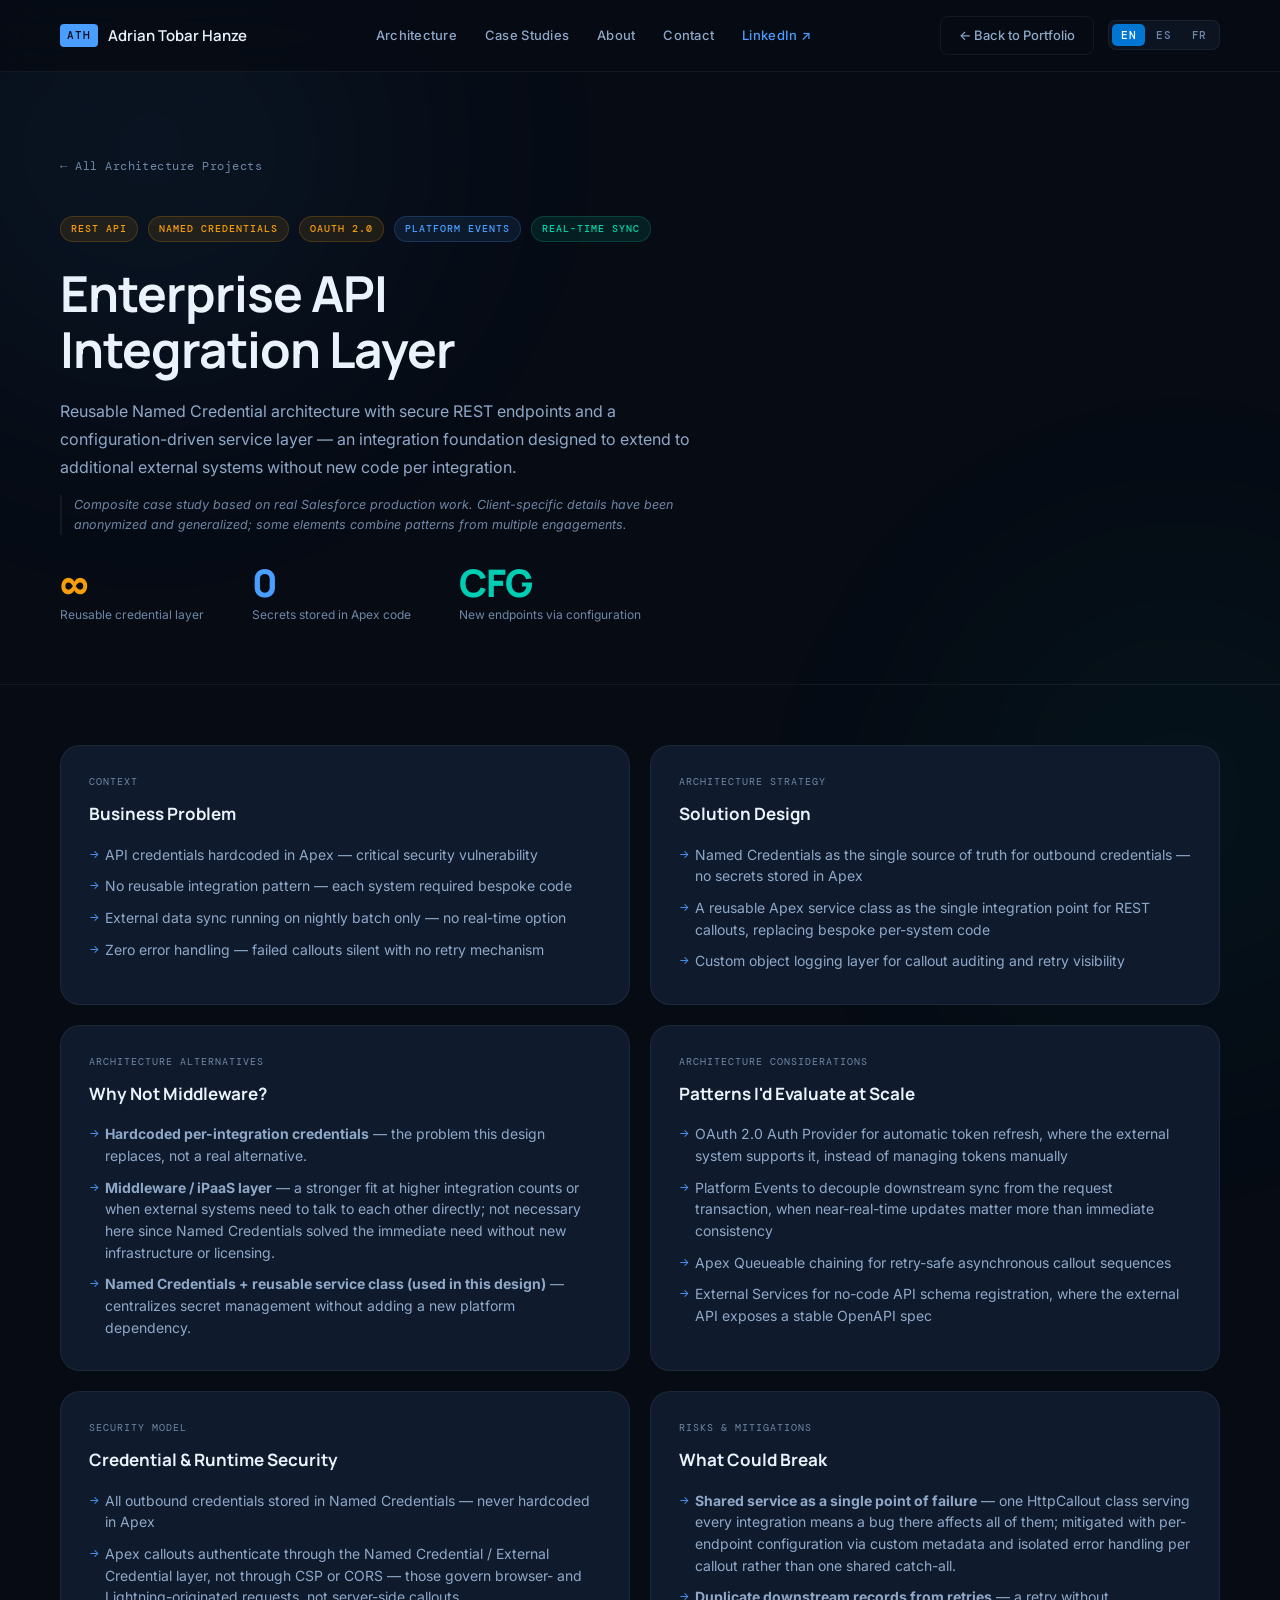
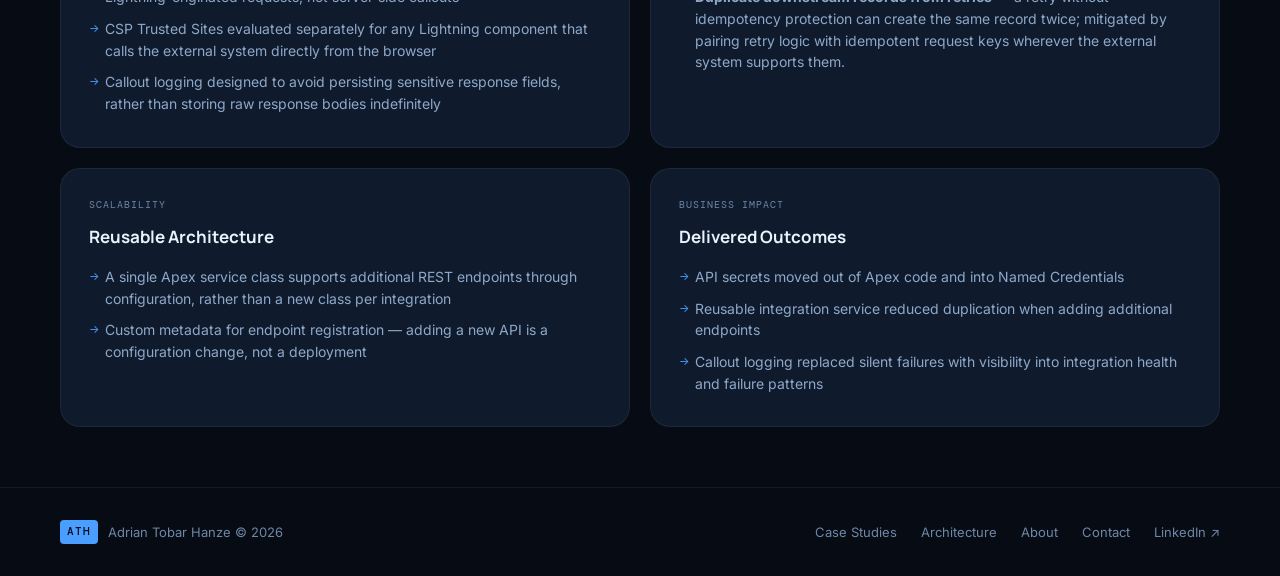
<file: projects/api-integration.html>
<!DOCTYPE html>
<html lang="en">
<head>
  <meta charset="UTF-8">
  <meta name="viewport" content="width=device-width, initial-scale=1.0">
  <title>API Integration Architecture — Adrian Tobar Hanze</title>
  <meta name="description" content="A composite Salesforce case study on reusable Named Credential integration architecture and configuration-driven REST endpoints — based on real production patterns.">
  <link rel="canonical" href="https://adrian-salesforce-portfolio.vercel.app/projects/api-integration.html">
  <meta property="og:type" content="article">
  <meta property="og:title" content="API Integration Architecture — Adrian Tobar Hanze">
  <meta property="og:description" content="A composite Salesforce case study on reusable Named Credential integration architecture and configuration-driven REST endpoints.">
  <meta property="og:url" content="https://adrian-salesforce-portfolio.vercel.app/projects/api-integration.html">
  <meta property="og:image" content="https://adrian-salesforce-portfolio.vercel.app/assets/og-image.png">
  <link rel="icon" href="data:image/svg+xml,%3Csvg xmlns='http://www.w3.org/2000/svg' viewBox='0 0 64 64'%3E%3Crect width='64' height='64' rx='14' fill='%234a9eff'/%3E%3Ctext x='32' y='42' font-family='monospace' font-size='24' font-weight='700' fill='%23060b14' text-anchor='middle'%3EATH%3C/text%3E%3C/svg%3E">
  <link rel="preconnect" href="https://fonts.googleapis.com">
  <link rel="preconnect" href="https://fonts.gstatic.com" crossorigin>
  <link href="https://fonts.googleapis.com/css2?family=Manrope:wght@500;600;700&family=Inter:wght@400;500;600&family=DM+Mono:wght@400;500&display=swap" rel="stylesheet">
  <link rel="stylesheet" href="../style.css">
  <link rel="stylesheet" href="project-style.css">
</head>
<body>
  <a class="skip-link" href="#main-content">Skip to content</a>
  <noscript><style>.reveal{opacity:1 !important;transform:none !important;}</style></noscript>
  <nav id="navbar" class="nav">
    <div class="logo">
      <span class="logo-mark">ATH</span>
      <span class="logo-name">Adrian Tobar Hanze</span>
    </div>
    <div class="nav-links">
      <a href="../architecture.html" data-i18n="nav.architecture">Architecture</a>
      <a href="../index.html#projects" data-i18n="nav.projects">Case Studies</a>
      <a href="../about.html" data-i18n="nav.about">About</a>
      <a href="../index.html#contact" data-i18n="nav.contact">Contact</a>
      <a href="https://www.linkedin.com/in/adrian-tobar-hanze/" target="_blank" class="nav-linkedin">LinkedIn ↗</a>
    </div>
    <div class="nav-right">
      <a href="../index.html" class="btn-ghost btn-back" data-i18n="nav.backToPortfolio">← Back to Portfolio</a>
      <div class="language-switcher">
        <button class="lang-btn active" data-lang="en">EN</button>
        <button class="lang-btn" data-lang="es">ES</button>
        <button class="lang-btn" data-lang="fr">FR</button>
      </div>
      <button class="nav-toggle" id="navToggle" aria-label="Toggle menu" aria-expanded="false" aria-controls="mobileMenu">
        <span></span><span></span><span></span>
      </button>
    </div>
    <div class="mobile-menu" id="mobileMenu">
      <a href="../architecture.html" data-i18n="nav.architecture">Architecture</a>
      <a href="../index.html#projects" data-i18n="nav.projects">Case Studies</a>
      <a href="../about.html" data-i18n="nav.about">About</a>
      <a href="../index.html#contact" data-i18n="nav.contact">Contact</a>
      <a href="https://www.linkedin.com/in/adrian-tobar-hanze/" target="_blank" class="nav-linkedin">LinkedIn ↗</a>
      <a href="../index.html" data-i18n="nav.backToPortfolio">← Back to Portfolio</a>
      <div class="mobile-menu-langs">
        <button class="lang-btn active" data-lang="en">EN</button>
        <button class="lang-btn" data-lang="es">ES</button>
        <button class="lang-btn" data-lang="fr">FR</button>
      </div>
    </div>
  </nav>

  <main id="main-content">
  <div class="project-hero reveal">
    <a href="../index.html#projects" class="back-link" data-i18n="common.backAllProjects">← All Architecture Projects</a>
    <div class="project-meta">
      <span class="meta-badge amber">REST API</span>
      <span class="meta-badge amber">Named Credentials</span>
      <span class="meta-badge amber">OAuth 2.0</span>
      <span class="meta-badge blue">Platform Events</span>
      <span class="meta-badge green">Real-Time Sync</span>
    </div>
    <h1 class="project-title" data-i18n-html="papi.title">Enterprise API<br>Integration Layer</h1>
    <p class="project-summary" data-i18n="papi.summary">
      Reusable Named Credential architecture with secure REST endpoints and a configuration-driven service layer — an integration foundation designed to extend to additional external systems without new code per integration.
    </p>
    <p class="case-disclosure" data-i18n="common.caseStudyDisclosure">Composite case study based on real Salesforce production work. Client-specific details have been anonymized and generalized; some elements combine patterns from multiple engagements.</p>
    <div class="impact-bar">
      <div class="impact-item"><div class="i-num amber">∞</div><div class="i-lbl" data-i18n="papi.impact1">Reusable credential layer</div></div>
      <div class="impact-item"><div class="i-num blue">0</div><div class="i-lbl" data-i18n="papi.impact2">Secrets stored in Apex code</div></div>
      <div class="impact-item"><div class="i-num green">CFG</div><div class="i-lbl" data-i18n="papi.impact3">New endpoints via configuration</div></div>
    </div>
  </div>

  <div class="content-grid">
    <div class="content-block reveal">
      <span class="block-tag" data-i18n="papi.b1.tag">Context</span>
      <h3 data-i18n="papi.b1.title">Business Problem</h3>
      <ul>
        <li data-i18n="papi.b1.li1">API credentials hardcoded in Apex — critical security vulnerability</li>
        <li data-i18n="papi.b1.li2">No reusable integration pattern — each system required bespoke code</li>
        <li data-i18n="papi.b1.li3">External data sync running on nightly batch only — no real-time option</li>
        <li data-i18n="papi.b1.li4">Zero error handling — failed callouts silent with no retry mechanism</li>
      </ul>
    </div>
    <div class="content-block reveal">
      <span class="block-tag" data-i18n="papi.b2.tag">Architecture Strategy</span>
      <h3 data-i18n="papi.b2.title">Solution Design</h3>
      <ul>
        <li data-i18n="papi.b2.li1">Named Credentials as the single source of truth for outbound credentials — no secrets stored in Apex</li>
        <li data-i18n="papi.b2.li2">A reusable Apex service class as the single integration point for REST callouts, replacing bespoke per-system code</li>
        <li data-i18n="papi.b2.li3">Custom object logging layer for callout auditing and retry visibility</li>
      </ul>
    </div>
    <div class="content-block reveal">
      <span class="block-tag">Architecture Alternatives</span>
      <h3>Why Not Middleware?</h3>
      <ul>
        <li><strong>Hardcoded per-integration credentials</strong> — the problem this design replaces, not a real alternative.</li>
        <li><strong>Middleware / iPaaS layer</strong> — a stronger fit at higher integration counts or when external systems need to talk to each other directly; not necessary here since Named Credentials solved the immediate need without new infrastructure or licensing.</li>
        <li><strong>Named Credentials + reusable service class (used in this design)</strong> — centralizes secret management without adding a new platform dependency.</li>
      </ul>
    </div>
    <div class="content-block reveal">
      <span class="block-tag" data-i18n="papi.b3.tag">Architecture Considerations</span>
      <h3 data-i18n="papi.b3.title">Patterns I'd Evaluate at Scale</h3>
      <ul>
        <li data-i18n="papi.b3.li1">OAuth 2.0 Auth Provider for automatic token refresh, where the external system supports it, instead of managing tokens manually</li>
        <li data-i18n="papi.b3.li2">Platform Events to decouple downstream sync from the request transaction, when near-real-time updates matter more than immediate consistency</li>
        <li data-i18n="papi.b3.li3">Apex Queueable chaining for retry-safe asynchronous callout sequences</li>
        <li data-i18n="papi.b3.li4">External Services for no-code API schema registration, where the external API exposes a stable OpenAPI spec</li>
      </ul>
    </div>
    <div class="content-block reveal">
      <span class="block-tag" data-i18n="papi.b4.tag">Security Model</span>
      <h3 data-i18n="papi.b4.title">Credential &amp; Runtime Security</h3>
      <ul>
        <li data-i18n="papi.b4.li1">All outbound credentials stored in Named Credentials — never hardcoded in Apex</li>
        <li data-i18n="papi.b4.li2">Apex callouts authenticate through the Named Credential / External Credential layer, not through CSP or CORS — those govern browser- and Lightning-originated requests, not server-side callouts</li>
        <li data-i18n="papi.b4.li3">CSP Trusted Sites evaluated separately for any Lightning component that calls the external system directly from the browser</li>
        <li data-i18n="papi.b4.li4">Callout logging designed to avoid persisting sensitive response fields, rather than storing raw response bodies indefinitely</li>
      </ul>
    </div>
    <div class="content-block reveal">
      <span class="block-tag">Risks &amp; Mitigations</span>
      <h3>What Could Break</h3>
      <ul>
        <li><strong>Shared service as a single point of failure</strong> — one HttpCallout class serving every integration means a bug there affects all of them; mitigated with per-endpoint configuration via custom metadata and isolated error handling per callout rather than one shared catch-all.</li>
        <li><strong>Duplicate downstream records from retries</strong> — a retry without idempotency protection can create the same record twice; mitigated by pairing retry logic with idempotent request keys wherever the external system supports them.</li>
      </ul>
    </div>
    <div class="content-block reveal">
      <span class="block-tag" data-i18n="papi.b5.tag">Scalability</span>
      <h3 data-i18n="papi.b5.title">Reusable Architecture</h3>
      <ul>
        <li data-i18n="papi.b5.li1">A single Apex service class supports additional REST endpoints through configuration, rather than a new class per integration</li>
        <li data-i18n="papi.b5.li2">Custom metadata for endpoint registration — adding a new API is a configuration change, not a deployment</li>
      </ul>
    </div>
    <div class="content-block reveal">
      <span class="block-tag" data-i18n="papi.b6.tag">Business Impact</span>
      <h3 data-i18n="papi.b6.title">Delivered Outcomes</h3>
      <ul>
        <li data-i18n="papi.b6.li1">API secrets moved out of Apex code and into Named Credentials</li>
        <li data-i18n="papi.b6.li2">Reusable integration service reduced duplication when adding additional endpoints</li>
        <li data-i18n="papi.b6.li3">Callout logging replaced silent failures with visibility into integration health and failure patterns</li>
      </ul>
    </div>
  </div>
  </main>

  <footer class="footer">
    <div class="footer-inner">
      <div class="footer-brand"><span class="logo-mark">ATH</span><span>Adrian Tobar Hanze © 2026</span></div>
      <div class="footer-links">
        <a href="../index.html#projects" data-i18n="footer.projects">Case Studies</a>
        <a href="../architecture.html" data-i18n="footer.architecture">Architecture</a>
        <a href="../about.html" data-i18n="footer.about">About</a>
        <a href="../index.html#contact" data-i18n="footer.contact">Contact</a>
        <a href="https://www.linkedin.com/in/adrian-tobar-hanze/" target="_blank">LinkedIn ↗</a>
      </div>
    </div>
  </footer>
  <script src="../script.js"></script>
</body>
</html>
</file>
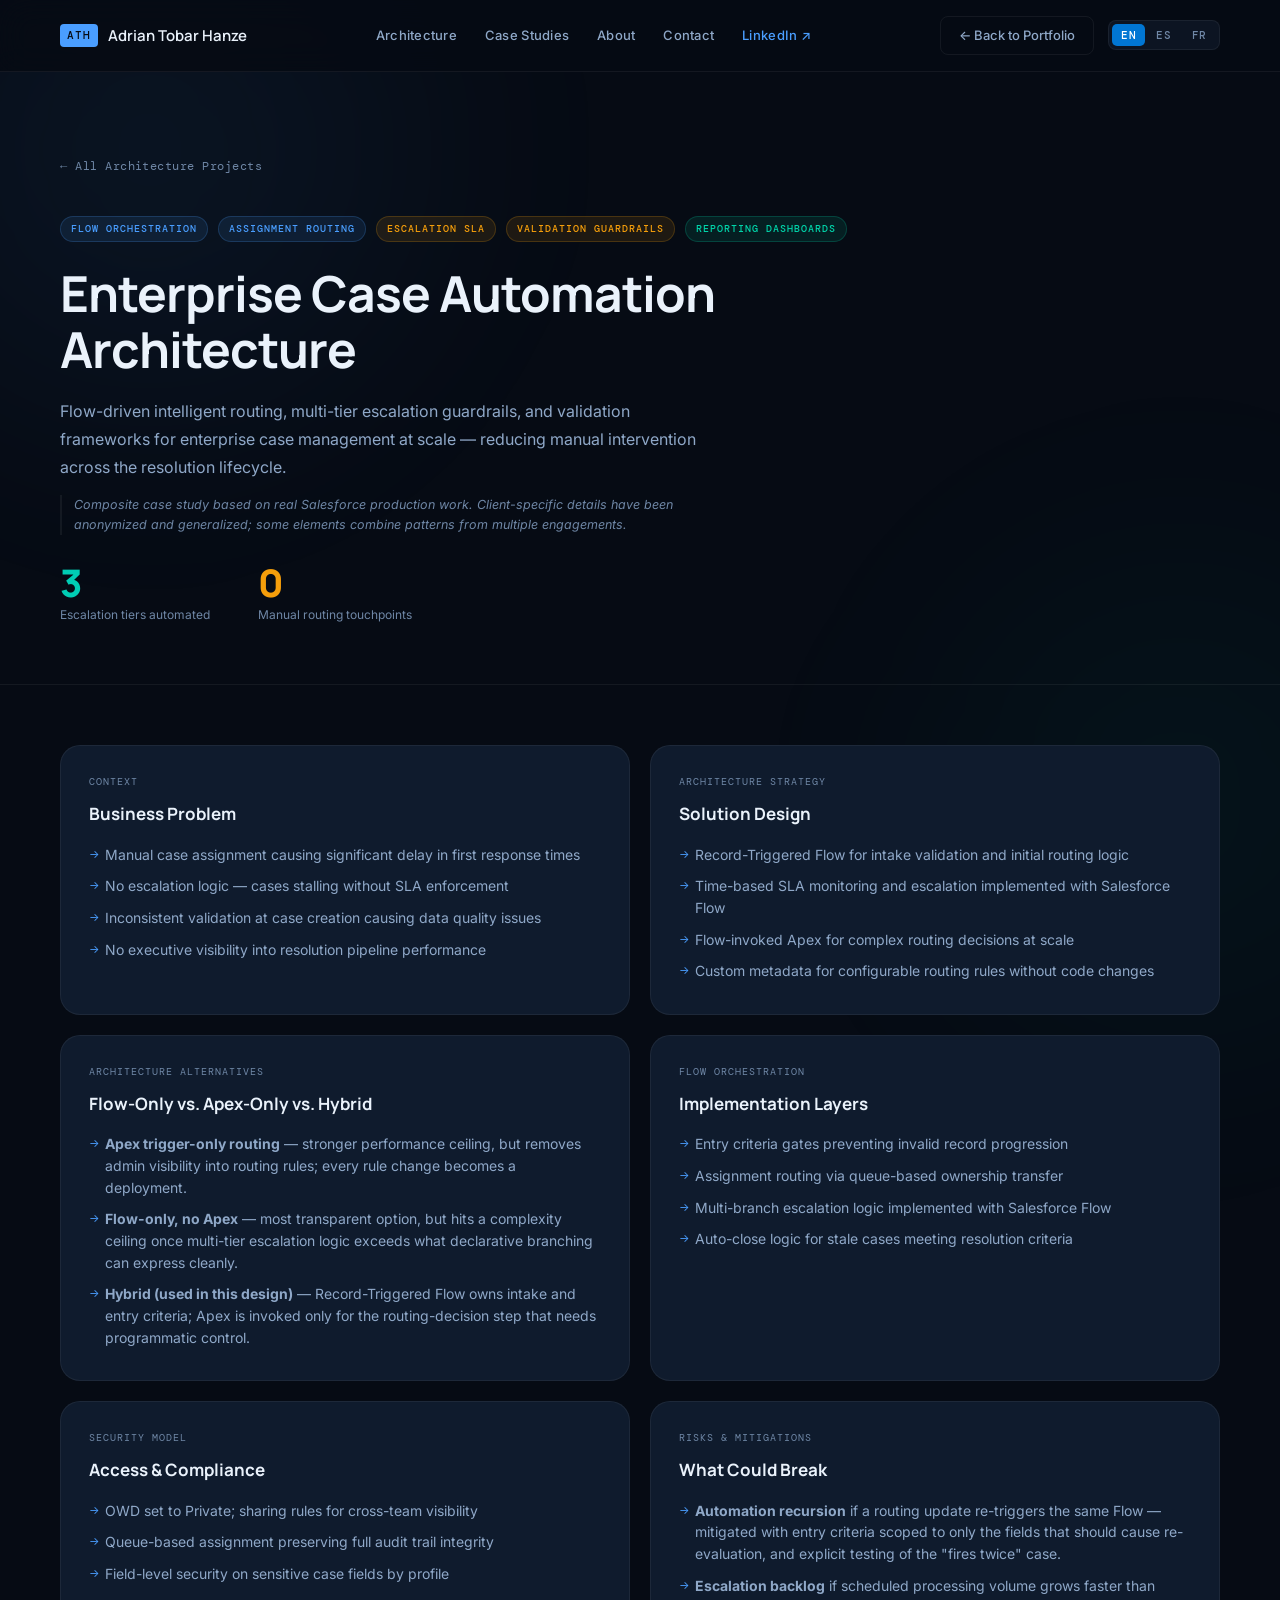
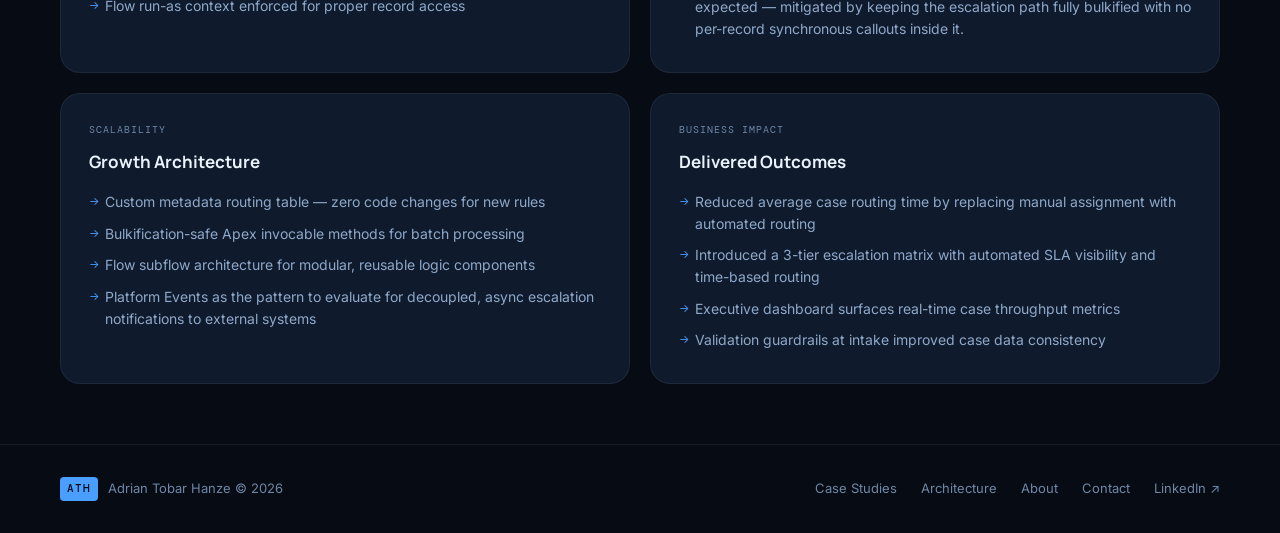
<file: projects/case-automation.html>
<!DOCTYPE html>
<html lang="en">
<head>
  <meta charset="UTF-8">
  <meta name="viewport" content="width=device-width, initial-scale=1.0">
  <title>Case Automation Architecture — Adrian Tobar Hanze</title>
  <meta name="description" content="A composite Salesforce case study on Flow-driven case routing, multi-tier SLA escalation, and validation architecture — based on real production patterns.">
  <link rel="canonical" href="https://adrian-salesforce-portfolio.vercel.app/projects/case-automation.html">
  <meta property="og:type" content="article">
  <meta property="og:title" content="Case Automation Architecture — Adrian Tobar Hanze">
  <meta property="og:description" content="A composite Salesforce case study on Flow-driven case routing, multi-tier SLA escalation, and validation architecture.">
  <meta property="og:url" content="https://adrian-salesforce-portfolio.vercel.app/projects/case-automation.html">
  <meta property="og:image" content="https://adrian-salesforce-portfolio.vercel.app/assets/og-image.png">
  <link rel="icon" href="data:image/svg+xml,%3Csvg xmlns='http://www.w3.org/2000/svg' viewBox='0 0 64 64'%3E%3Crect width='64' height='64' rx='14' fill='%234a9eff'/%3E%3Ctext x='32' y='42' font-family='monospace' font-size='24' font-weight='700' fill='%23060b14' text-anchor='middle'%3EATH%3C/text%3E%3C/svg%3E">
  <link rel="preconnect" href="https://fonts.googleapis.com">
  <link rel="preconnect" href="https://fonts.gstatic.com" crossorigin>
  <link href="https://fonts.googleapis.com/css2?family=Manrope:wght@500;600;700&family=Inter:wght@400;500;600&family=DM+Mono:wght@400;500&display=swap" rel="stylesheet">
  <link rel="stylesheet" href="../style.css">
  <link rel="stylesheet" href="project-style.css">
</head>
<body>
  <a class="skip-link" href="#main-content">Skip to content</a>
  <noscript><style>.reveal{opacity:1 !important;transform:none !important;}</style></noscript>
  <nav id="navbar" class="nav">
    <div class="logo">
      <span class="logo-mark">ATH</span>
      <span class="logo-name">Adrian Tobar Hanze</span>
    </div>
    <div class="nav-links">
      <a href="../architecture.html" data-i18n="nav.architecture">Architecture</a>
      <a href="../index.html#projects" data-i18n="nav.projects">Case Studies</a>
      <a href="../about.html" data-i18n="nav.about">About</a>
      <a href="../index.html#contact" data-i18n="nav.contact">Contact</a>
      <a href="https://www.linkedin.com/in/adrian-tobar-hanze/" target="_blank" class="nav-linkedin">LinkedIn ↗</a>
    </div>
    <div class="nav-right">
      <a href="../index.html" class="btn-ghost btn-back" data-i18n="nav.backToPortfolio">← Back to Portfolio</a>
      <div class="language-switcher">
        <button class="lang-btn active" data-lang="en">EN</button>
        <button class="lang-btn" data-lang="es">ES</button>
        <button class="lang-btn" data-lang="fr">FR</button>
      </div>
      <button class="nav-toggle" id="navToggle" aria-label="Toggle menu" aria-expanded="false" aria-controls="mobileMenu">
        <span></span><span></span><span></span>
      </button>
    </div>
    <div class="mobile-menu" id="mobileMenu">
      <a href="../architecture.html" data-i18n="nav.architecture">Architecture</a>
      <a href="../index.html#projects" data-i18n="nav.projects">Case Studies</a>
      <a href="../about.html" data-i18n="nav.about">About</a>
      <a href="../index.html#contact" data-i18n="nav.contact">Contact</a>
      <a href="https://www.linkedin.com/in/adrian-tobar-hanze/" target="_blank" class="nav-linkedin">LinkedIn ↗</a>
      <a href="../index.html" data-i18n="nav.backToPortfolio">← Back to Portfolio</a>
      <div class="mobile-menu-langs">
        <button class="lang-btn active" data-lang="en">EN</button>
        <button class="lang-btn" data-lang="es">ES</button>
        <button class="lang-btn" data-lang="fr">FR</button>
      </div>
    </div>
  </nav>

  <main id="main-content">
  <div class="project-hero reveal">
    <a href="../index.html#projects" class="back-link" data-i18n="common.backAllProjects">← All Architecture Projects</a>
    <div class="project-meta">
      <span class="meta-badge blue">Flow Orchestration</span>
      <span class="meta-badge blue">Assignment Routing</span>
      <span class="meta-badge amber">Escalation SLA</span>
      <span class="meta-badge amber">Validation Guardrails</span>
      <span class="meta-badge green">Reporting Dashboards</span>
    </div>
    <h1 class="project-title" data-i18n-html="pca.title">Enterprise Case Automation<br>Architecture</h1>
    <p class="project-summary" data-i18n="pca.summary">
      Flow-driven intelligent routing, multi-tier escalation guardrails, and validation frameworks for enterprise case management at scale — reducing manual intervention across the resolution lifecycle.
    </p>
    <p class="case-disclosure" data-i18n="common.caseStudyDisclosure">Composite case study based on real Salesforce production work. Client-specific details have been anonymized and generalized; some elements combine patterns from multiple engagements.</p>
    <div class="impact-bar">
      <div class="impact-item"><div class="i-num green">3</div><div class="i-lbl" data-i18n="pca.impact2">Escalation tiers automated</div></div>
      <div class="impact-item"><div class="i-num amber">0</div><div class="i-lbl" data-i18n="pca.impact3">Manual routing touchpoints</div></div>
    </div>
  </div>

  <div class="content-grid">
    <div class="content-block reveal">
      <span class="block-tag" data-i18n="pca.b1.tag">Context</span>
      <h3 data-i18n="pca.b1.title">Business Problem</h3>
      <ul>
        <li data-i18n="pca.b1.li1">Manual case assignment causing significant delay in first response times</li>
        <li data-i18n="pca.b1.li2">No escalation logic — cases stalling without SLA enforcement</li>
        <li data-i18n="pca.b1.li3">Inconsistent validation at case creation causing data quality issues</li>
        <li data-i18n="pca.b1.li4">No executive visibility into resolution pipeline performance</li>
      </ul>
    </div>
    <div class="content-block reveal">
      <span class="block-tag" data-i18n="pca.b2.tag">Architecture Strategy</span>
      <h3 data-i18n="pca.b2.title">Solution Design</h3>
      <ul>
        <li data-i18n="pca.b2.li1">Record-Triggered Flow for intake validation and initial routing logic</li>
        <li data-i18n="pca.b2.li2">Time-based SLA monitoring and escalation implemented with Salesforce Flow</li>
        <li data-i18n="pca.b2.li3">Flow-invoked Apex for complex routing decisions at scale</li>
        <li data-i18n="pca.b2.li4">Custom metadata for configurable routing rules without code changes</li>
      </ul>
    </div>
    <div class="content-block reveal">
      <span class="block-tag">Architecture Alternatives</span>
      <h3>Flow-Only vs. Apex-Only vs. Hybrid</h3>
      <ul>
        <li><strong>Apex trigger-only routing</strong> — stronger performance ceiling, but removes admin visibility into routing rules; every rule change becomes a deployment.</li>
        <li><strong>Flow-only, no Apex</strong> — most transparent option, but hits a complexity ceiling once multi-tier escalation logic exceeds what declarative branching can express cleanly.</li>
        <li><strong>Hybrid (used in this design)</strong> — Record-Triggered Flow owns intake and entry criteria; Apex is invoked only for the routing-decision step that needs programmatic control.</li>
      </ul>
    </div>
    <div class="content-block reveal">
      <span class="block-tag" data-i18n="pca.b3.tag">Flow Orchestration</span>
      <h3 data-i18n="pca.b3.title">Implementation Layers</h3>
      <ul>
        <li data-i18n="pca.b3.li1">Entry criteria gates preventing invalid record progression</li>
        <li data-i18n="pca.b3.li2">Assignment routing via queue-based ownership transfer</li>
        <li data-i18n="pca.b3.li3">Multi-branch escalation logic implemented with Salesforce Flow</li>
        <li data-i18n="pca.b3.li4">Auto-close logic for stale cases meeting resolution criteria</li>
      </ul>
    </div>
    <div class="content-block reveal">
      <span class="block-tag" data-i18n="pca.b4.tag">Security Model</span>
      <h3 data-i18n="pca.b4.title">Access &amp; Compliance</h3>
      <ul>
        <li data-i18n="pca.b4.li1">OWD set to Private; sharing rules for cross-team visibility</li>
        <li data-i18n="pca.b4.li2">Queue-based assignment preserving full audit trail integrity</li>
        <li data-i18n="pca.b4.li3">Field-level security on sensitive case fields by profile</li>
        <li data-i18n="pca.b4.li4">Flow run-as context enforced for proper record access</li>
      </ul>
    </div>
    <div class="content-block reveal">
      <span class="block-tag">Risks &amp; Mitigations</span>
      <h3>What Could Break</h3>
      <ul>
        <li><strong>Automation recursion</strong> if a routing update re-triggers the same Flow — mitigated with entry criteria scoped to only the fields that should cause re-evaluation, and explicit testing of the "fires twice" case.</li>
        <li><strong>Escalation backlog</strong> if scheduled processing volume grows faster than expected — mitigated by keeping the escalation path fully bulkified with no per-record synchronous callouts inside it.</li>
      </ul>
    </div>
    <div class="content-block reveal">
      <span class="block-tag" data-i18n="pca.b5.tag">Scalability</span>
      <h3 data-i18n="pca.b5.title">Growth Architecture</h3>
      <ul>
        <li data-i18n="pca.b5.li1">Custom metadata routing table — zero code changes for new rules</li>
        <li data-i18n="pca.b5.li2">Bulkification-safe Apex invocable methods for batch processing</li>
        <li data-i18n="pca.b5.li3">Flow subflow architecture for modular, reusable logic components</li>
        <li data-i18n="pca.b5.li4">Platform Events as the pattern to evaluate for decoupled, async escalation notifications to external systems</li>
      </ul>
    </div>
    <div class="content-block reveal">
      <span class="block-tag" data-i18n="pca.b6.tag">Business Impact</span>
      <h3 data-i18n="pca.b6.title">Delivered Outcomes</h3>
      <ul>
        <li data-i18n="pca.b6.li1">Reduced average case routing time by replacing manual assignment with automated routing</li>
        <li data-i18n="pca.b6.li2">Introduced a 3-tier escalation matrix with automated SLA visibility and time-based routing</li>
        <li data-i18n="pca.b6.li3">Executive dashboard surfaces real-time case throughput metrics</li>
        <li data-i18n="pca.b6.li4">Validation guardrails at intake improved case data consistency</li>
      </ul>
    </div>
  </div>
  </main>

  <footer class="footer">
    <div class="footer-inner">
      <div class="footer-brand"><span class="logo-mark">ATH</span><span>Adrian Tobar Hanze © 2026</span></div>
      <div class="footer-links">
        <a href="../index.html#projects" data-i18n="footer.projects">Case Studies</a>
        <a href="../architecture.html" data-i18n="footer.architecture">Architecture</a>
        <a href="../about.html" data-i18n="footer.about">About</a>
        <a href="../index.html#contact" data-i18n="footer.contact">Contact</a>
        <a href="https://www.linkedin.com/in/adrian-tobar-hanze/" target="_blank">LinkedIn ↗</a>
      </div>
    </div>
  </footer>
  <script src="../script.js"></script>
</body>
</html>
</file>
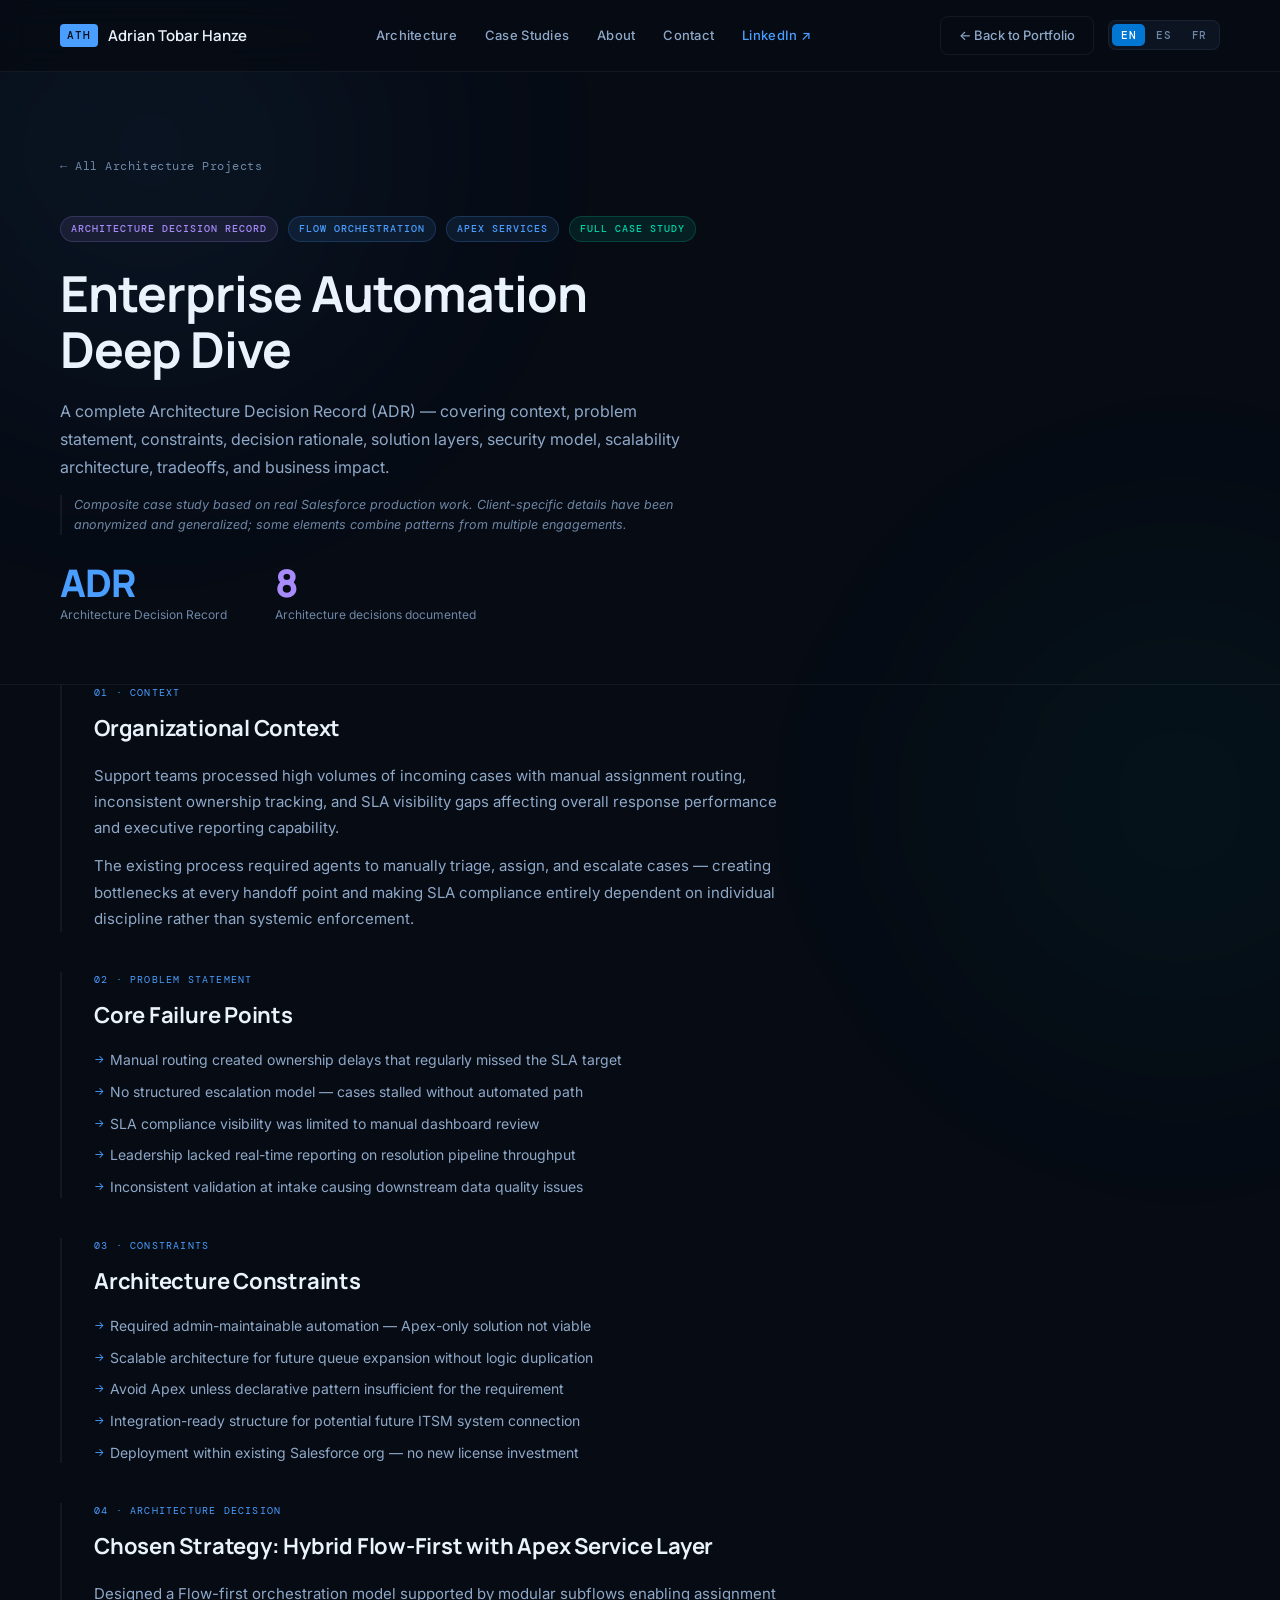
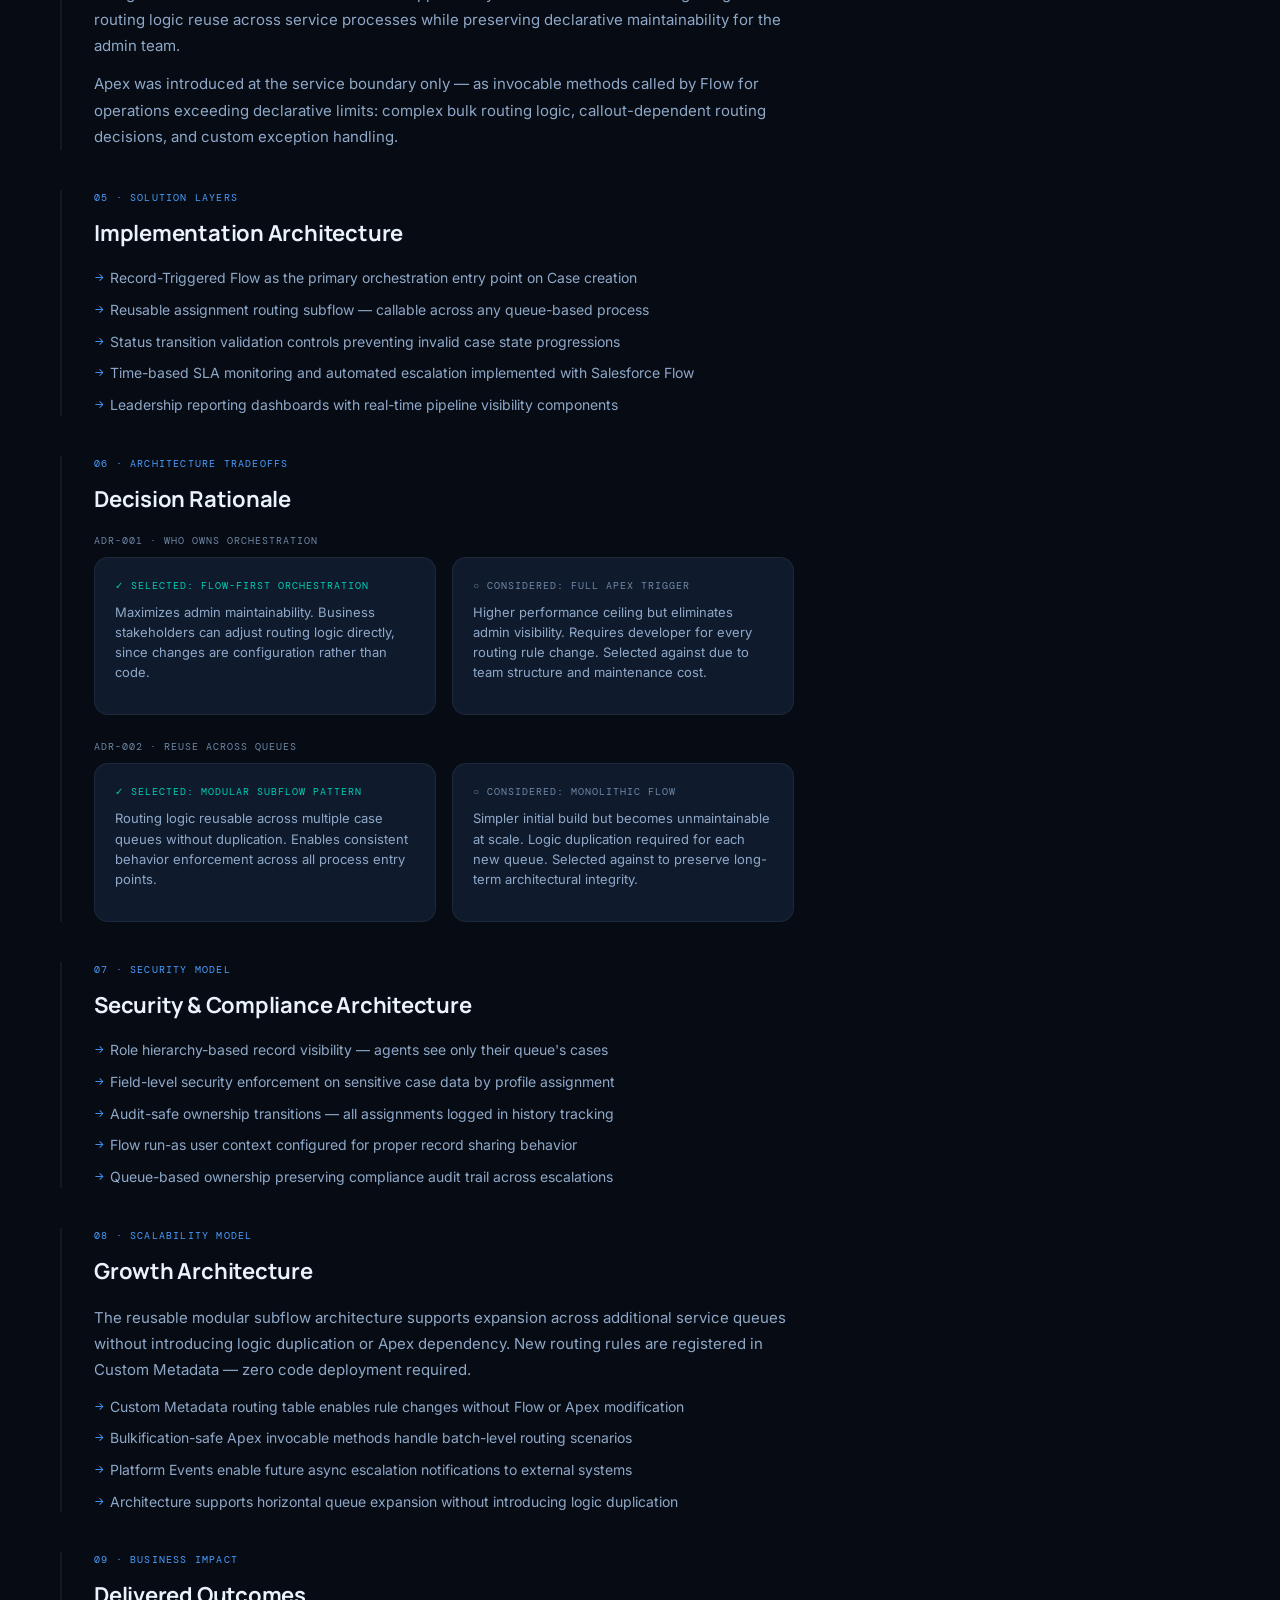
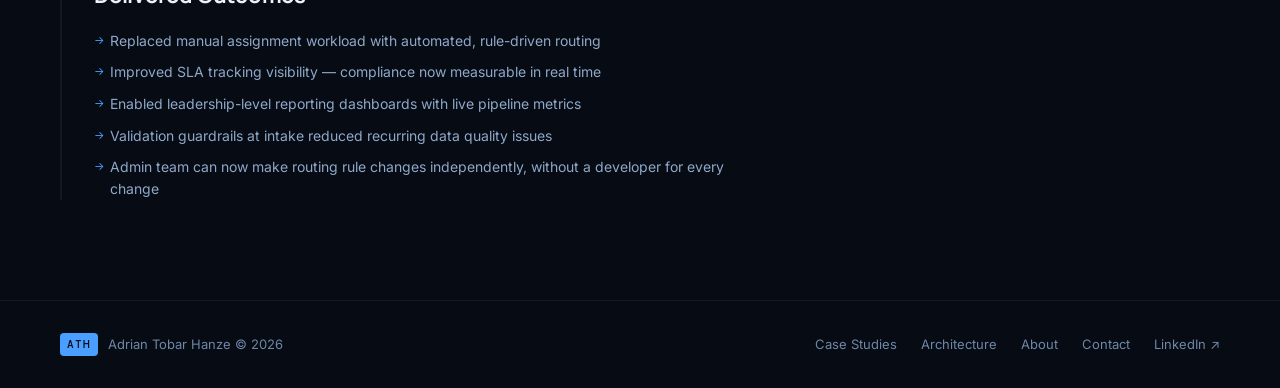
<file: projects/case-study-enterprise-automation.html>
<!DOCTYPE html>
<html lang="en">
<head>
  <meta charset="UTF-8">
  <meta name="viewport" content="width=device-width, initial-scale=1.0">
  <title>Enterprise Automation Deep Dive — Adrian Tobar Hanze</title>
  <meta name="description" content="A composite Architecture Decision Record (ADR) covering context, constraints, options considered, trade-offs, security, and scalability — based on real Salesforce production patterns.">
  <link rel="canonical" href="https://adrian-salesforce-portfolio.vercel.app/projects/case-study-enterprise-automation.html">
  <meta property="og:type" content="article">
  <meta property="og:title" content="Enterprise Automation Deep Dive — Adrian Tobar Hanze">
  <meta property="og:description" content="A composite Architecture Decision Record (ADR) covering context, constraints, trade-offs, security, and scalability.">
  <meta property="og:url" content="https://adrian-salesforce-portfolio.vercel.app/projects/case-study-enterprise-automation.html">
  <meta property="og:image" content="https://adrian-salesforce-portfolio.vercel.app/assets/og-image.png">
  <link rel="icon" href="data:image/svg+xml,%3Csvg xmlns='http://www.w3.org/2000/svg' viewBox='0 0 64 64'%3E%3Crect width='64' height='64' rx='14' fill='%234a9eff'/%3E%3Ctext x='32' y='42' font-family='monospace' font-size='24' font-weight='700' fill='%23060b14' text-anchor='middle'%3EATH%3C/text%3E%3C/svg%3E">
  <link rel="preconnect" href="https://fonts.googleapis.com">
  <link rel="preconnect" href="https://fonts.gstatic.com" crossorigin>
  <link href="https://fonts.googleapis.com/css2?family=Manrope:wght@500;600;700&family=Inter:wght@400;500;600&family=DM+Mono:wght@400;500&display=swap" rel="stylesheet">
  <link rel="stylesheet" href="../style.css">
  <link rel="stylesheet" href="project-style.css">
</head>
<body>
  <a class="skip-link" href="#main-content">Skip to content</a>
  <noscript><style>.reveal{opacity:1 !important;transform:none !important;}</style></noscript>
  <nav id="navbar" class="nav">
    <div class="logo">
      <span class="logo-mark">ATH</span>
      <span class="logo-name">Adrian Tobar Hanze</span>
    </div>
    <div class="nav-links">
      <a href="../architecture.html" data-i18n="nav.architecture">Architecture</a>
      <a href="../index.html#projects" data-i18n="nav.projects">Case Studies</a>
      <a href="../about.html" data-i18n="nav.about">About</a>
      <a href="../index.html#contact" data-i18n="nav.contact">Contact</a>
      <a href="https://www.linkedin.com/in/adrian-tobar-hanze/" target="_blank" class="nav-linkedin">LinkedIn ↗</a>
    </div>
    <div class="nav-right">
      <a href="../index.html" class="btn-ghost btn-back" data-i18n="nav.backToPortfolio">← Back to Portfolio</a>
      <div class="language-switcher">
        <button class="lang-btn active" data-lang="en">EN</button>
        <button class="lang-btn" data-lang="es">ES</button>
        <button class="lang-btn" data-lang="fr">FR</button>
      </div>
      <button class="nav-toggle" id="navToggle" aria-label="Toggle menu" aria-expanded="false" aria-controls="mobileMenu">
        <span></span><span></span><span></span>
      </button>
    </div>
    <div class="mobile-menu" id="mobileMenu">
      <a href="../architecture.html" data-i18n="nav.architecture">Architecture</a>
      <a href="../index.html#projects" data-i18n="nav.projects">Case Studies</a>
      <a href="../about.html" data-i18n="nav.about">About</a>
      <a href="../index.html#contact" data-i18n="nav.contact">Contact</a>
      <a href="https://www.linkedin.com/in/adrian-tobar-hanze/" target="_blank" class="nav-linkedin">LinkedIn ↗</a>
      <a href="../index.html" data-i18n="nav.backToPortfolio">← Back to Portfolio</a>
      <div class="mobile-menu-langs">
        <button class="lang-btn active" data-lang="en">EN</button>
        <button class="lang-btn" data-lang="es">ES</button>
        <button class="lang-btn" data-lang="fr">FR</button>
      </div>
    </div>
  </nav>

  <main id="main-content">
  <div class="project-hero reveal">
    <a href="../index.html#projects" class="back-link" data-i18n="common.backAllProjects">← All Architecture Projects</a>
    <div class="project-meta">
      <span class="meta-badge purple">Architecture Decision Record</span>
      <span class="meta-badge blue">Flow Orchestration</span>
      <span class="meta-badge blue">Apex Services</span>
      <span class="meta-badge green">Full Case Study</span>
    </div>
    <h1 class="project-title" data-i18n-html="padr.title">Enterprise Automation<br>Deep Dive</h1>
    <p class="project-summary" data-i18n="padr.summary">
      A complete Architecture Decision Record (ADR) — covering context, problem statement, constraints, decision rationale, solution layers, security model, scalability architecture, tradeoffs, and business impact.
    </p>
    <p class="case-disclosure" data-i18n="common.caseStudyDisclosure">Composite case study based on real Salesforce production work. Client-specific details have been anonymized and generalized; some elements combine patterns from multiple engagements.</p>
    <div class="impact-bar">
      <div class="impact-item"><div class="i-num blue">ADR</div><div class="i-lbl" data-i18n="padr.impact1">Architecture Decision Record</div></div>
      <div class="impact-item"><div class="i-num purple">8</div><div class="i-lbl" data-i18n="padr.impact3">Architecture decisions documented</div></div>
    </div>
  </div>

  <div class="adr-section">

    <div class="adr-block reveal">
      <span class="adr-block-num" data-i18n="padr.b1.num">01 · Context</span>
      <h2 data-i18n="padr.b1.title">Organizational Context</h2>
      <p data-i18n="padr.b1.p1">Support teams processed high volumes of incoming cases with manual assignment routing, inconsistent ownership tracking, and SLA visibility gaps affecting overall response performance and executive reporting capability.</p>
      <p data-i18n="padr.b1.p2">The existing process required agents to manually triage, assign, and escalate cases — creating bottlenecks at every handoff point and making SLA compliance entirely dependent on individual discipline rather than systemic enforcement.</p>
    </div>

    <div class="adr-block reveal">
      <span class="adr-block-num" data-i18n="padr.b2.num">02 · Problem Statement</span>
      <h2 data-i18n="padr.b2.title">Core Failure Points</h2>
      <ul>
        <li data-i18n="padr.b2.li1">Manual routing created ownership delays that regularly missed the SLA target</li>
        <li data-i18n="padr.b2.li2">No structured escalation model — cases stalled without automated path</li>
        <li data-i18n="padr.b2.li3">SLA compliance visibility was limited to manual dashboard review</li>
        <li data-i18n="padr.b2.li4">Leadership lacked real-time reporting on resolution pipeline throughput</li>
        <li data-i18n="padr.b2.li5">Inconsistent validation at intake causing downstream data quality issues</li>
      </ul>
    </div>

    <div class="adr-block reveal">
      <span class="adr-block-num" data-i18n="padr.b3.num">03 · Constraints</span>
      <h2 data-i18n="padr.b3.title">Architecture Constraints</h2>
      <ul>
        <li data-i18n="padr.b3.li1">Required admin-maintainable automation — Apex-only solution not viable</li>
        <li data-i18n="padr.b3.li2">Scalable architecture for future queue expansion without logic duplication</li>
        <li data-i18n="padr.b3.li3">Avoid Apex unless declarative pattern insufficient for the requirement</li>
        <li data-i18n="padr.b3.li4">Integration-ready structure for potential future ITSM system connection</li>
        <li data-i18n="padr.b3.li5">Deployment within existing Salesforce org — no new license investment</li>
      </ul>
    </div>

    <div class="adr-block reveal">
      <span class="adr-block-num" data-i18n="padr.b4.num">04 · Architecture Decision</span>
      <h2 data-i18n="padr.b4.title">Chosen Strategy: Hybrid Flow-First with Apex Service Layer</h2>
      <p data-i18n="padr.b4.p1">Designed a Flow-first orchestration model supported by modular subflows enabling assignment routing logic reuse across service processes while preserving declarative maintainability for the admin team.</p>
      <p data-i18n="padr.b4.p2">Apex was introduced at the service boundary only — as invocable methods called by Flow for operations exceeding declarative limits: complex bulk routing logic, callout-dependent routing decisions, and custom exception handling.</p>
    </div>

    <div class="adr-block reveal">
      <span class="adr-block-num" data-i18n="padr.b5.num">05 · Solution Layers</span>
      <h2 data-i18n="padr.b5.title">Implementation Architecture</h2>
      <ul>
        <li data-i18n="padr.b5.li1">Record-Triggered Flow as the primary orchestration entry point on Case creation</li>
        <li data-i18n="padr.b5.li2">Reusable assignment routing subflow — callable across any queue-based process</li>
        <li data-i18n="padr.b5.li3">Status transition validation controls preventing invalid case state progressions</li>
        <li data-i18n="padr.b5.li4">Time-based SLA monitoring and automated escalation implemented with Salesforce Flow</li>
        <li data-i18n="padr.b5.li5">Leadership reporting dashboards with real-time pipeline visibility components</li>
      </ul>
    </div>

    <div class="adr-block reveal">
      <span class="adr-block-num" data-i18n="padr.b6.num">06 · Architecture Tradeoffs</span>
      <h2 data-i18n="padr.b6.title">Decision Rationale</h2>

      <div class="block-tag" style="margin-bottom:8px;">ADR-001 · Who Owns Orchestration</div>
      <div class="tradeoff-grid" style="margin-bottom:24px;">
        <div class="tradeoff-card">
          <span class="tc-label tc-selected" data-i18n="padr.b6.c1.label">✓ Selected: Flow-first orchestration</span>
          <p data-i18n="padr.b6.c1.p">Maximizes admin maintainability. Business stakeholders can adjust routing logic directly, since changes are configuration rather than code.</p>
        </div>
        <div class="tradeoff-card">
          <span class="tc-label tc-vs" data-i18n="padr.b6.c2.label">○ Considered: Full Apex trigger</span>
          <p data-i18n="padr.b6.c2.p">Higher performance ceiling but eliminates admin visibility. Requires developer for every routing rule change. Selected against due to team structure and maintenance cost.</p>
        </div>
      </div>

      <div class="block-tag" style="margin-bottom:8px;">ADR-002 · Reuse Across Queues</div>
      <div class="tradeoff-grid">
        <div class="tradeoff-card">
          <span class="tc-label tc-selected" data-i18n="padr.b6.c3.label">✓ Selected: Modular subflow pattern</span>
          <p data-i18n="padr.b6.c3.p">Routing logic reusable across multiple case queues without duplication. Enables consistent behavior enforcement across all process entry points.</p>
        </div>
        <div class="tradeoff-card">
          <span class="tc-label tc-vs" data-i18n="padr.b6.c4.label">○ Considered: Monolithic Flow</span>
          <p data-i18n="padr.b6.c4.p">Simpler initial build but becomes unmaintainable at scale. Logic duplication required for each new queue. Selected against to preserve long-term architectural integrity.</p>
        </div>
      </div>
    </div>

    <div class="adr-block reveal">
      <span class="adr-block-num" data-i18n="padr.b7.num">07 · Security Model</span>
      <h2 data-i18n="padr.b7.title">Security &amp; Compliance Architecture</h2>
      <ul>
        <li data-i18n="padr.b7.li1">Role hierarchy-based record visibility — agents see only their queue's cases</li>
        <li data-i18n="padr.b7.li2">Field-level security enforcement on sensitive case data by profile assignment</li>
        <li data-i18n="padr.b7.li3">Audit-safe ownership transitions — all assignments logged in history tracking</li>
        <li data-i18n="padr.b7.li4">Flow run-as user context configured for proper record sharing behavior</li>
        <li data-i18n="padr.b7.li5">Queue-based ownership preserving compliance audit trail across escalations</li>
      </ul>
    </div>

    <div class="adr-block reveal">
      <span class="adr-block-num" data-i18n="padr.b8.num">08 · Scalability Model</span>
      <h2 data-i18n="padr.b8.title">Growth Architecture</h2>
      <p data-i18n="padr.b8.p1">The reusable modular subflow architecture supports expansion across additional service queues without introducing logic duplication or Apex dependency. New routing rules are registered in Custom Metadata — zero code deployment required.</p>
      <ul>
        <li data-i18n="padr.b8.li1">Custom Metadata routing table enables rule changes without Flow or Apex modification</li>
        <li data-i18n="padr.b8.li2">Bulkification-safe Apex invocable methods handle batch-level routing scenarios</li>
        <li data-i18n="padr.b8.li3">Platform Events enable future async escalation notifications to external systems</li>
        <li data-i18n="padr.b8.li4">Architecture supports horizontal queue expansion without introducing logic duplication</li>
      </ul>
    </div>

    <div class="adr-block reveal">
      <span class="adr-block-num" data-i18n="padr.b9.num">09 · Business Impact</span>
      <h2 data-i18n="padr.b9.title">Delivered Outcomes</h2>
      <ul>
        <li data-i18n="padr.b9.li1">Replaced manual assignment workload with automated, rule-driven routing</li>
        <li data-i18n="padr.b9.li2">Improved SLA tracking visibility — compliance now measurable in real time</li>
        <li data-i18n="padr.b9.li3">Enabled leadership-level reporting dashboards with live pipeline metrics</li>
        <li data-i18n="padr.b9.li4">Validation guardrails at intake reduced recurring data quality issues</li>
        <li data-i18n="padr.b9.li5">Admin team can now make routing rule changes independently, without a developer for every change</li>
      </ul>
    </div>

  </div>
  </main>

  <footer class="footer">
    <div class="footer-inner">
      <div class="footer-brand"><span class="logo-mark">ATH</span><span>Adrian Tobar Hanze © 2026</span></div>
      <div class="footer-links">
        <a href="../index.html#projects" data-i18n="footer.projects">Case Studies</a>
        <a href="../architecture.html" data-i18n="footer.architecture">Architecture</a>
        <a href="../about.html" data-i18n="footer.about">About</a>
        <a href="../index.html#contact" data-i18n="footer.contact">Contact</a>
        <a href="https://www.linkedin.com/in/adrian-tobar-hanze/" target="_blank">LinkedIn ↗</a>
      </div>
    </div>
  </footer>
  <script src="../script.js"></script>
</body>
</html>
</file>
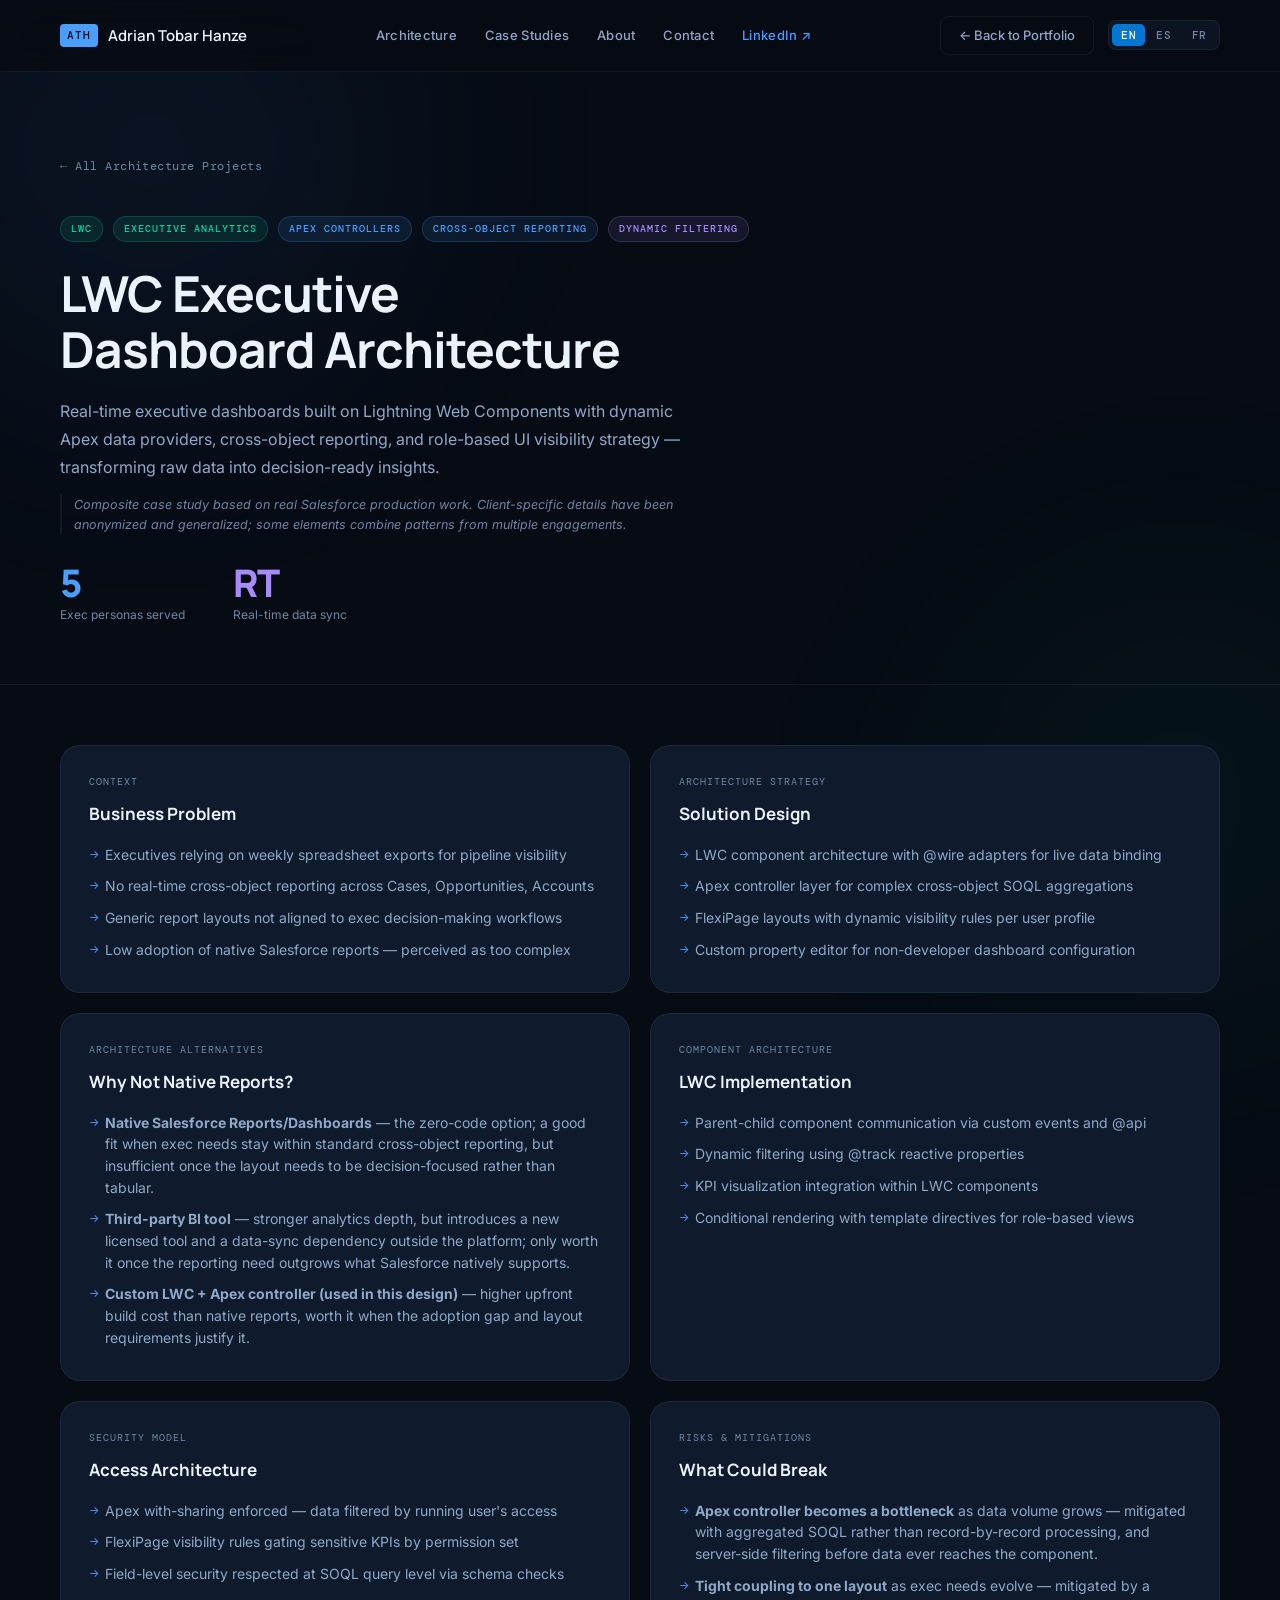
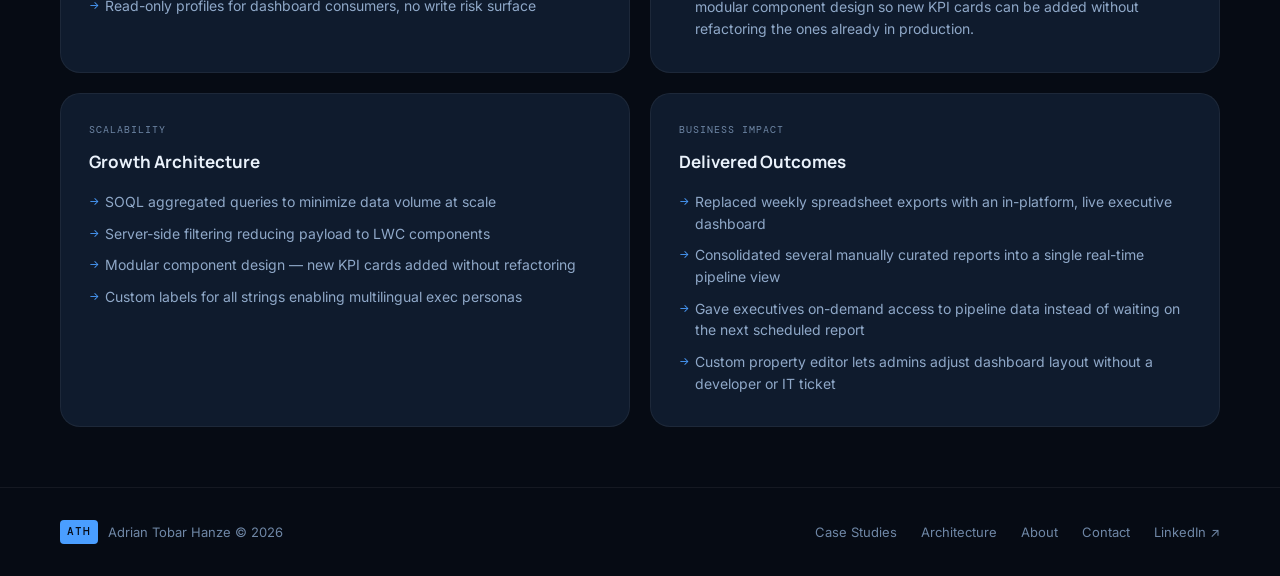
<file: projects/lwc-dashboard.html>
<!DOCTYPE html>
<html lang="en">
<head>
  <meta charset="UTF-8">
  <meta name="viewport" content="width=device-width, initial-scale=1.0">
  <title>LWC Dashboard Architecture — Adrian Tobar Hanze</title>
  <meta name="description" content="A composite Salesforce case study on executive dashboards built with Lightning Web Components, live Apex data providers, and role-based visibility — based on real production patterns.">
  <link rel="canonical" href="https://adrian-salesforce-portfolio.vercel.app/projects/lwc-dashboard.html">
  <meta property="og:type" content="article">
  <meta property="og:title" content="LWC Dashboard Architecture — Adrian Tobar Hanze">
  <meta property="og:description" content="A composite Salesforce case study on executive dashboards built with Lightning Web Components and live Apex data providers.">
  <meta property="og:url" content="https://adrian-salesforce-portfolio.vercel.app/projects/lwc-dashboard.html">
  <meta property="og:image" content="https://adrian-salesforce-portfolio.vercel.app/assets/og-image.png">
  <link rel="icon" href="data:image/svg+xml,%3Csvg xmlns='http://www.w3.org/2000/svg' viewBox='0 0 64 64'%3E%3Crect width='64' height='64' rx='14' fill='%234a9eff'/%3E%3Ctext x='32' y='42' font-family='monospace' font-size='24' font-weight='700' fill='%23060b14' text-anchor='middle'%3EATH%3C/text%3E%3C/svg%3E">
  <link rel="preconnect" href="https://fonts.googleapis.com">
  <link rel="preconnect" href="https://fonts.gstatic.com" crossorigin>
  <link href="https://fonts.googleapis.com/css2?family=Manrope:wght@500;600;700&family=Inter:wght@400;500;600&family=DM+Mono:wght@400;500&display=swap" rel="stylesheet">
  <link rel="stylesheet" href="../style.css">
  <link rel="stylesheet" href="project-style.css">
</head>
<body>
  <a class="skip-link" href="#main-content">Skip to content</a>
  <noscript><style>.reveal{opacity:1 !important;transform:none !important;}</style></noscript>
  <nav id="navbar" class="nav">
    <div class="logo">
      <span class="logo-mark">ATH</span>
      <span class="logo-name">Adrian Tobar Hanze</span>
    </div>
    <div class="nav-links">
      <a href="../architecture.html" data-i18n="nav.architecture">Architecture</a>
      <a href="../index.html#projects" data-i18n="nav.projects">Case Studies</a>
      <a href="../about.html" data-i18n="nav.about">About</a>
      <a href="../index.html#contact" data-i18n="nav.contact">Contact</a>
      <a href="https://www.linkedin.com/in/adrian-tobar-hanze/" target="_blank" class="nav-linkedin">LinkedIn ↗</a>
    </div>
    <div class="nav-right">
      <a href="../index.html" class="btn-ghost btn-back" data-i18n="nav.backToPortfolio">← Back to Portfolio</a>
      <div class="language-switcher">
        <button class="lang-btn active" data-lang="en">EN</button>
        <button class="lang-btn" data-lang="es">ES</button>
        <button class="lang-btn" data-lang="fr">FR</button>
      </div>
      <button class="nav-toggle" id="navToggle" aria-label="Toggle menu" aria-expanded="false" aria-controls="mobileMenu">
        <span></span><span></span><span></span>
      </button>
    </div>
    <div class="mobile-menu" id="mobileMenu">
      <a href="../architecture.html" data-i18n="nav.architecture">Architecture</a>
      <a href="../index.html#projects" data-i18n="nav.projects">Case Studies</a>
      <a href="../about.html" data-i18n="nav.about">About</a>
      <a href="../index.html#contact" data-i18n="nav.contact">Contact</a>
      <a href="https://www.linkedin.com/in/adrian-tobar-hanze/" target="_blank" class="nav-linkedin">LinkedIn ↗</a>
      <a href="../index.html" data-i18n="nav.backToPortfolio">← Back to Portfolio</a>
      <div class="mobile-menu-langs">
        <button class="lang-btn active" data-lang="en">EN</button>
        <button class="lang-btn" data-lang="es">ES</button>
        <button class="lang-btn" data-lang="fr">FR</button>
      </div>
    </div>
  </nav>

  <main id="main-content">
  <div class="project-hero reveal">
    <a href="../index.html#projects" class="back-link" data-i18n="common.backAllProjects">← All Architecture Projects</a>
    <div class="project-meta">
      <span class="meta-badge green">LWC</span>
      <span class="meta-badge green">Executive Analytics</span>
      <span class="meta-badge blue">Apex Controllers</span>
      <span class="meta-badge blue">Cross-Object Reporting</span>
      <span class="meta-badge purple">Dynamic Filtering</span>
    </div>
    <h1 class="project-title" data-i18n-html="plwc.title">LWC Executive<br>Dashboard Architecture</h1>
    <p class="project-summary" data-i18n="plwc.summary">
      Real-time executive dashboards built on Lightning Web Components with dynamic Apex data providers, cross-object reporting, and role-based UI visibility strategy — transforming raw data into decision-ready insights.
    </p>
    <p class="case-disclosure" data-i18n="common.caseStudyDisclosure">Composite case study based on real Salesforce production work. Client-specific details have been anonymized and generalized; some elements combine patterns from multiple engagements.</p>
    <div class="impact-bar">
      <div class="impact-item"><div class="i-num blue">5</div><div class="i-lbl" data-i18n="plwc.impact2">Exec personas served</div></div>
      <div class="impact-item"><div class="i-num purple">RT</div><div class="i-lbl" data-i18n="plwc.impact3">Real-time data sync</div></div>
    </div>
  </div>

  <div class="content-grid">
    <div class="content-block reveal">
      <span class="block-tag" data-i18n="plwc.b1.tag">Context</span>
      <h3 data-i18n="plwc.b1.title">Business Problem</h3>
      <ul>
        <li data-i18n="plwc.b1.li1">Executives relying on weekly spreadsheet exports for pipeline visibility</li>
        <li data-i18n="plwc.b1.li2">No real-time cross-object reporting across Cases, Opportunities, Accounts</li>
        <li data-i18n="plwc.b1.li3">Generic report layouts not aligned to exec decision-making workflows</li>
        <li data-i18n="plwc.b1.li4">Low adoption of native Salesforce reports — perceived as too complex</li>
      </ul>
    </div>
    <div class="content-block reveal">
      <span class="block-tag" data-i18n="plwc.b2.tag">Architecture Strategy</span>
      <h3 data-i18n="plwc.b2.title">Solution Design</h3>
      <ul>
        <li data-i18n="plwc.b2.li1">LWC component architecture with @wire adapters for live data binding</li>
        <li data-i18n="plwc.b2.li2">Apex controller layer for complex cross-object SOQL aggregations</li>
        <li data-i18n="plwc.b2.li3">FlexiPage layouts with dynamic visibility rules per user profile</li>
        <li data-i18n="plwc.b2.li4">Custom property editor for non-developer dashboard configuration</li>
      </ul>
    </div>
    <div class="content-block reveal">
      <span class="block-tag">Architecture Alternatives</span>
      <h3>Why Not Native Reports?</h3>
      <ul>
        <li><strong>Native Salesforce Reports/Dashboards</strong> — the zero-code option; a good fit when exec needs stay within standard cross-object reporting, but insufficient once the layout needs to be decision-focused rather than tabular.</li>
        <li><strong>Third-party BI tool</strong> — stronger analytics depth, but introduces a new licensed tool and a data-sync dependency outside the platform; only worth it once the reporting need outgrows what Salesforce natively supports.</li>
        <li><strong>Custom LWC + Apex controller (used in this design)</strong> — higher upfront build cost than native reports, worth it when the adoption gap and layout requirements justify it.</li>
      </ul>
    </div>
    <div class="content-block reveal">
      <span class="block-tag" data-i18n="plwc.b3.tag">Component Architecture</span>
      <h3 data-i18n="plwc.b3.title">LWC Implementation</h3>
      <ul>
        <li data-i18n="plwc.b3.li1">Parent-child component communication via custom events and @api</li>
        <li data-i18n="plwc.b3.li2">Dynamic filtering using @track reactive properties</li>
        <li data-i18n="plwc.b3.li3">KPI visualization integration within LWC components</li>
        <li data-i18n="plwc.b3.li4">Conditional rendering with template directives for role-based views</li>
      </ul>
    </div>
    <div class="content-block reveal">
      <span class="block-tag" data-i18n="plwc.b4.tag">Security Model</span>
      <h3 data-i18n="plwc.b4.title">Access Architecture</h3>
      <ul>
        <li data-i18n="plwc.b4.li1">Apex with-sharing enforced — data filtered by running user's access</li>
        <li data-i18n="plwc.b4.li2">FlexiPage visibility rules gating sensitive KPIs by permission set</li>
        <li data-i18n="plwc.b4.li3">Field-level security respected at SOQL query level via schema checks</li>
        <li data-i18n="plwc.b4.li4">Read-only profiles for dashboard consumers, no write risk surface</li>
      </ul>
    </div>
    <div class="content-block reveal">
      <span class="block-tag">Risks &amp; Mitigations</span>
      <h3>What Could Break</h3>
      <ul>
        <li><strong>Apex controller becomes a bottleneck</strong> as data volume grows — mitigated with aggregated SOQL rather than record-by-record processing, and server-side filtering before data ever reaches the component.</li>
        <li><strong>Tight coupling to one layout</strong> as exec needs evolve — mitigated by a modular component design so new KPI cards can be added without refactoring the ones already in production.</li>
      </ul>
    </div>
    <div class="content-block reveal">
      <span class="block-tag" data-i18n="plwc.b5.tag">Scalability</span>
      <h3 data-i18n="plwc.b5.title">Growth Architecture</h3>
      <ul>
        <li data-i18n="plwc.b5.li1">SOQL aggregated queries to minimize data volume at scale</li>
        <li data-i18n="plwc.b5.li2">Server-side filtering reducing payload to LWC components</li>
        <li data-i18n="plwc.b5.li3">Modular component design — new KPI cards added without refactoring</li>
        <li data-i18n="plwc.b5.li4">Custom labels for all strings enabling multilingual exec personas</li>
      </ul>
    </div>
    <div class="content-block reveal">
      <span class="block-tag" data-i18n="plwc.b6.tag">Business Impact</span>
      <h3 data-i18n="plwc.b6.title">Delivered Outcomes</h3>
      <ul>
        <li data-i18n="plwc.b6.li1">Replaced weekly spreadsheet exports with an in-platform, live executive dashboard</li>
        <li data-i18n="plwc.b6.li2">Consolidated several manually curated reports into a single real-time pipeline view</li>
        <li data-i18n="plwc.b6.li3">Gave executives on-demand access to pipeline data instead of waiting on the next scheduled report</li>
        <li data-i18n="plwc.b6.li4">Custom property editor lets admins adjust dashboard layout without a developer or IT ticket</li>
      </ul>
    </div>
  </div>
  </main>

  <footer class="footer">
    <div class="footer-inner">
      <div class="footer-brand"><span class="logo-mark">ATH</span><span>Adrian Tobar Hanze © 2026</span></div>
      <div class="footer-links">
        <a href="../index.html#projects" data-i18n="footer.projects">Case Studies</a>
        <a href="../architecture.html" data-i18n="footer.architecture">Architecture</a>
        <a href="../about.html" data-i18n="footer.about">About</a>
        <a href="../index.html#contact" data-i18n="footer.contact">Contact</a>
        <a href="https://www.linkedin.com/in/adrian-tobar-hanze/" target="_blank">LinkedIn ↗</a>
      </div>
    </div>
  </footer>
  <script src="../script.js"></script>
</body>
</html>
</file>
<file: style.css>
/* ══════════════════════════════════════════
   ADRIAN TOBAR HANZE — SALESFORCE PORTFOLIO
   Salesforce Technical Consultant · v3.0
   ══════════════════════════════════════════ */

:root {
  --bg:           #060b14;
  --bg-surface:   #0c1422;
  --bg-card:      #0f1b2d;
  --bg-panel:     #0a1628;
  --border:       rgba(255,255,255,0.06);
  --border-hover: rgba(99,179,237,0.3);

  --text-primary:  #eaf2fb;
  --text-secondary:#8fa8c8;
  --text-muted:    #6f87a6;

  --accent:        #4a9eff;
  --accent-strong: #0176d3;
  --accent-glow:  rgba(74,158,255,0.12);
  --accent-2:     #00cdb4;
  --accent-3:     #f59e0b;
  --accent-4:     #a78bfa;

  /* Cloud Editorial — the one light-mode section (Application Architect Journey) */
  --cloud-bg:      #f4f9fe;
  --cloud-surface: #ffffff;
  --cloud-border:  rgba(16,36,62,0.1);
  --cloud-text:    #10243e;
  --cloud-text-secondary: #3d5978;
  --cloud-text-muted: #6b84a0;

  /* Salesforce Blue Moment — the closing CTA, used once, deliberately */
  --blue-bg:   linear-gradient(135deg, #0176d3 0%, #0a3d91 100%);
  --blue-text: #ffffff;
  --blue-text-secondary: rgba(255,255,255,0.78);

  --font-display: 'Manrope', 'Inter', system-ui, -apple-system, BlinkMacSystemFont, 'Segoe UI', sans-serif;
  --font-body:    'Inter', system-ui, -apple-system, BlinkMacSystemFont, 'Segoe UI', sans-serif;
  --font-mono:    'DM Mono', 'SFMono-Regular', Consolas, monospace;

  /* ── Fluid type scale — reuse these instead of scattering new clamp() values ── */
  --text-display-xl: clamp(2.5rem, 1.65rem + 3.4vw, 4.25rem);
  --text-display-lg: clamp(2rem, 1.5rem + 2vw, 3.1rem);
  --text-h1: clamp(1.75rem, 1.4rem + 1.4vw, 2.5rem);
  --text-h2: clamp(1.5rem, 1.25rem + 1vw, 2.1rem);
  --text-h3: clamp(1.1rem, 1.02rem + 0.35vw, 1.3rem);
  --text-body-lg: clamp(1rem, 0.95rem + 0.2vw, 1.125rem);
  --text-body: 1rem;
  --text-small: 0.85rem;

  --radius-sm: 8px;
  --radius-md: 14px;
  --radius-lg: 20px;
  --nav-h:     72px;

  /* ── Spacing scale (new content should use these; existing hand-tuned
     section padding is left as-is to avoid unnecessary regression risk) ── */
  --space-1: 4px;
  --space-2: 8px;
  --space-3: 12px;
  --space-4: 16px;
  --space-5: 24px;
  --space-6: 32px;
  --space-7: 48px;
  --space-8: 64px;

  /* ── Shadow scale ── */
  --shadow-sm: 0 1px 2px rgba(0,0,0,0.3);
  --shadow-md: 0 8px 24px rgba(0,0,0,0.35);
  --shadow-lg: 0 20px 60px rgba(0,0,0,0.4);

  /* ── Transition scale ── */
  --transition-fast: 0.15s ease;
  --transition-base: 0.25s ease;
  --transition-slow: 0.4s ease;

  /* ── Container widths — the outer page container is capped so large/ultra-wide
     screens don't stretch text edge-to-edge; reading-width prose gets its own,
     narrower cap applied directly to paragraph elements. ── */
  --page-max: 1600px;
  --content-max: 1280px;
  --reading-max: 72ch;
}

*, *::before, *::after { box-sizing: border-box; margin: 0; padding: 0; }
html { scroll-behavior: smooth; }
body {
  background: var(--bg);
  color: var(--text-primary);
  font-family: var(--font-body);
  font-size: 16px;
  line-height: 1.6;
  overflow-x: hidden;
}
a { text-decoration: none; color: inherit; }
ul { list-style: none; }

/* ─── FOCUS STATE (consistent across all interactive elements) ─── */
a:focus-visible,
button:focus-visible {
  outline: 2px solid var(--accent);
  outline-offset: 2px;
  border-radius: var(--radius-sm);
}

/* ─── SKIP LINK ─── */
.skip-link {
  position: absolute; left: 0; top: -60px;
  background: var(--accent); color: #fff;
  padding: 10px 18px; font-size: 14px; font-weight: 600;
  border-radius: 0 0 8px 0; z-index: 2000;
  transition: top 0.2s ease;
}
.skip-link:focus { top: 0; }

/* ─── REDUCED MOTION ─── */
@media (prefers-reduced-motion: reduce) {
  html { scroll-behavior: auto; }
  *, *::before, *::after {
    animation-duration: 0.001ms !important;
    animation-iteration-count: 1 !important;
    transition-duration: 0.001ms !important;
    scroll-behavior: auto !important;
  }
  .reveal { opacity: 1; transform: none; }
}

/* ─── BACKGROUND ─── */
body::before {
  content: '';
  position: fixed;
  top: -300px; left: -300px;
  width: 900px; height: 900px;
  background: radial-gradient(circle, rgba(74,158,255,0.07) 0%, transparent 65%);
  filter: blur(60px);
  z-index: 0; pointer-events: none;
  animation: floatGlow 12s ease-in-out infinite alternate;
}
body::after {
  content: '';
  position: fixed;
  bottom: -300px; right: -300px;
  width: 800px; height: 800px;
  background: radial-gradient(circle, rgba(0,212,170,0.05) 0%, transparent 65%);
  filter: blur(80px);
  z-index: 0; pointer-events: none;
  animation: floatGlow 15s ease-in-out infinite alternate-reverse;
}
@keyframes floatGlow {
  from { transform: translate(0,0) scale(1); }
  to   { transform: translate(40px,40px) scale(1.08); }
}

/* ─── REVEAL ─── */
.reveal {
  opacity: 0;
  transform: translateY(28px);
  transition: opacity 0.7s ease, transform 0.7s ease;
}
.reveal.active { opacity: 1; transform: translateY(0); }

/* ─── NAVBAR ─── */
.nav {
  position: sticky; top: 0;
  height: var(--nav-h);
  display: flex; align-items: center; justify-content: space-between;
  padding: 0 60px;
  background: rgba(6,11,20,0.88);
  backdrop-filter: blur(16px);
  -webkit-backdrop-filter: blur(16px);
  border-bottom: 1px solid var(--border);
  z-index: 1000;
  transition: background 0.3s;
}
.nav.scrolled { background: rgba(6,11,20,0.97); }
.logo { display: flex; align-items: center; gap: 10px; flex-shrink: 0; }
.logo-mark {
  font-family: var(--font-mono); font-size: 11px; font-weight: 500;
  letter-spacing: 0.08em; color: var(--bg); background: var(--accent);
  padding: 3px 7px; border-radius: 4px;
}
.logo-name {
  font-family: var(--font-display); font-weight: 600; font-size: 15px;
  color: var(--text-primary); white-space: nowrap;
}
.nav-links { display: flex; align-items: center; gap: 28px; }
.nav-links a {
  font-size: 13px; font-weight: 500; color: var(--text-secondary);
  transition: color 0.2s; letter-spacing: 0.02em;
}
.nav-links a:hover { color: var(--text-primary); }
.nav-linkedin { color: var(--accent) !important; }
.nav-right { display: flex; align-items: center; gap: 14px; flex-shrink: 0; }
.timezone-badge {
  font-family: var(--font-mono); font-size: 11px;
  color: var(--text-muted); letter-spacing: 0.04em;
}
.language-switcher {
  display: flex; gap: 2px;
  background: var(--bg-surface);
  border: 1px solid var(--border);
  border-radius: var(--radius-sm); padding: 3px;
}
.lang-btn {
  background: none; border: none;
  color: var(--text-muted);
  font-family: var(--font-mono); font-size: 11px; font-weight: 500;
  padding: 4px 9px; border-radius: 5px;
  cursor: pointer; transition: all 0.2s; letter-spacing: 0.06em;
}
.lang-btn:hover { color: var(--text-primary); background: var(--border); }
.lang-btn.active { background: var(--accent-strong); color: #fff; }
.availability-badge {
  display: flex; align-items: center; gap: 7px;
  background: rgba(0,212,170,0.08);
  border: 1px solid rgba(0,212,170,0.2);
  border-radius: 100px; padding: 6px 14px;
  font-size: 12px; font-weight: 500; color: var(--accent-2);
  white-space: nowrap; transition: background 0.2s;
}
.availability-badge:hover { background: rgba(0,212,170,0.14); }
.pulse-dot {
  width: 7px; height: 7px; border-radius: 50%;
  background: var(--accent-2); flex-shrink: 0;
  animation: pulse 2s infinite;
}
@keyframes pulse {
  0%,100% { opacity:1; transform:scale(1); }
  50%      { opacity:.5; transform:scale(.75); }
}

/* ─── HERO ─── */
.hero {
  max-width: var(--page-max); margin: 0 auto;
  min-height: calc(100vh - var(--nav-h));
  display: grid; grid-template-columns: minmax(0,1.35fr) minmax(280px,1fr);
  align-items: center; gap: 56px;
  padding: 72px 60px;
  position: relative; z-index: 1;
}
.hero-content { max-width: 640px; }
.hero-eyebrow {
  display: flex; align-items: center; gap: 16px;
  margin-bottom: 24px; flex-wrap: wrap;
}
.eyebrow-tag {
  font-family: var(--font-mono); font-size: 11px; font-weight: 500;
  letter-spacing: 0.1em; text-transform: uppercase;
  color: var(--accent); background: var(--accent-glow);
  border: 1px solid rgba(74,158,255,0.2);
  padding: 5px 12px; border-radius: 100px;
}
#cert-rotator {
  font-family: var(--font-mono); font-size: 12px; color: var(--text-muted);
  border-left: 2px solid var(--accent-3); padding-left: 10px;
  transition: opacity 0.3s ease; letter-spacing: 0.02em;
}
.hero-headline {
  font-family: var(--font-display); font-weight: 700;
  font-size: var(--text-display-xl);
  line-height: 1.1; letter-spacing: -0.02em;
  color: var(--text-primary); margin-bottom: 22px;
  text-wrap: balance; overflow-wrap: normal;
}
.hero-sub {
  font-family: var(--font-body); font-size: var(--text-body-lg);
  color: var(--text-secondary); line-height: 1.65;
  margin-bottom: 32px; max-width: 54ch;
}
.hero-cta-group { display: flex; align-items: center; gap: 20px; flex-wrap: wrap; }
.hero-cta-group .text-link {
  display: inline-flex; align-items: center; gap: 6px;
  font-size: 14px; font-weight: 600; color: var(--text-secondary);
  transition: color var(--transition-fast), gap var(--transition-fast);
}
.hero-cta-group .text-link:hover { color: var(--accent); gap: 10px; }

/* ─── BUTTONS ─── */
.btn-primary {
  display: inline-flex; align-items: center; gap: 8px;
  background: var(--accent-strong); color: #fff;
  font-weight: 600; font-size: 14px; padding: 13px 24px;
  border-radius: var(--radius-sm); transition: all 0.2s;
}
.btn-primary:hover { background: #1a5fb8; transform: translateY(-1px); }
.btn-ghost {
  display: inline-flex; align-items: center; gap: 8px;
  background: transparent; color: var(--text-secondary);
  font-weight: 500; font-size: 14px; padding: 13px 24px;
  border-radius: var(--radius-sm);
  border: 1px solid var(--border); transition: all 0.2s;
}
.btn-ghost:hover {
  color: var(--text-primary);
  border-color: var(--border-hover);
  background: var(--accent-glow);
}

/* ─── HERO PORTRAIT + PROOF ─── */
.hero-portrait-col { position: relative; }
.hero-portrait-col .portrait-frame {
  border-radius: var(--radius-lg); aspect-ratio: 3 / 4;
}
.hero-proof { display: flex; flex-direction: column; gap: 8px; margin-top: 18px; }
.hero-proof-item {
  display: flex; align-items: center; gap: 9px;
  font-size: 13px; font-weight: 600; color: var(--text-primary);
  background: var(--bg-card); border: 1px solid var(--border);
  border-radius: var(--radius-sm); padding: 10px 14px;
}
.hero-proof-item .hp-icon { color: var(--accent-2); font-size: 13px; flex-shrink: 0; }
.hero-proof-item.hp-next .hp-icon { color: var(--accent-3); }

/* ─── SECTIONS ─── */
.section { max-width: var(--page-max); margin: 0 auto; padding: 100px 60px; position: relative; z-index: 1; }
.section-header { margin-bottom: 52px; }
.section-tag {
  font-family: var(--font-mono); font-size: 11px; font-weight: 500;
  letter-spacing: 0.12em; text-transform: uppercase; color: var(--accent);
  display: block; margin-bottom: 12px;
}
.section-title {
  font-family: var(--font-display);
  font-size: clamp(26px,3vw,40px); font-weight: 700;
  color: var(--text-primary); letter-spacing: -0.02em; line-height: 1.15;
  margin-bottom: 14px;
}
.section-intro {
  font-size: 15px; color: var(--text-secondary);
  line-height: 1.7; max-width: 660px;
}

/* ─── CERTIFICATIONS ─── */
.section-certs { border-top: 1px solid var(--border); }
.certs-grid {
  display: grid;
  grid-template-columns: repeat(auto-fill, minmax(160px, 1fr));
  gap: 20px;
}
.cert-card {
  display: flex; flex-direction: column; align-items: center; gap: 12px;
  background: var(--bg-card); border: 1px solid var(--border);
  border-radius: var(--radius-md); padding: 24px 16px;
  transition: all 0.3s; text-align: center;
}
.cert-card:hover {
  border-color: var(--border-hover);
  transform: translateY(-4px);
  background: rgba(74,158,255,0.04);
}
.cert-card.cert-priority { border-color: rgba(74,158,255,0.28); }
.cert-card.cert-priority .cert-name { color: var(--text-primary); font-weight: 600; }
.cert-img-wrap {
  width: 80px; height: 80px;
  display: flex; align-items: center; justify-content: center;
}
.cert-img-wrap img {
  width: 100%; height: 100%; object-fit: contain;
}
.cert-fallback {
  width: 80px; height: 80px; border-radius: 50%;
  background: var(--accent-glow);
  border: 2px solid rgba(74,158,255,0.3);
  display: flex; align-items: center; justify-content: center;
  font-family: var(--font-mono); font-size: 10px; color: var(--accent);
  text-align: center; padding: 8px;
}
.cert-name {
  font-size: 12px; font-weight: 500; color: var(--text-secondary);
  line-height: 1.4;
}

/* ═══════════════════════════════════════
   INTERACTIVE ARCHITECTURE DIAGRAM
   ═══════════════════════════════════════ */
.arch-diagram-wrap {
  border: 1px solid var(--border);
  border-radius: var(--radius-lg);
  background: var(--bg-panel);
  overflow: hidden;
}

/* Node row */
.diagram-nodes {
  display: flex; align-items: center; justify-content: center;
  gap: 0; padding: 40px 32px 32px;
  flex-wrap: wrap;
  row-gap: 12px;
}
.diag-node {
  display: flex; flex-direction: column; align-items: center; gap: 6px;
  background: var(--bg-card); border: 1px solid var(--border);
  border-radius: var(--radius-md); padding: 20px 16px;
  cursor: pointer; transition: all 0.25s;
  min-width: 130px;
  position: relative;
  font-family: inherit;
}
.diag-node:hover,
.diag-node.active {
  border-color: var(--accent);
  background: rgba(74,158,255,0.08);
  transform: translateY(-4px);
  box-shadow: 0 8px 32px rgba(74,158,255,0.15);
}
.diag-node.active { border-color: var(--accent); background: rgba(74,158,255,0.12); }
.node-icon { font-size: 22px; color: var(--accent); line-height: 1; }
.node-label {
  font-family: var(--font-display); font-size: 13px; font-weight: 700;
  color: var(--text-primary); white-space: nowrap;
}
.node-sub {
  font-family: var(--font-mono); font-size: 10px; color: var(--text-muted);
  text-align: center; line-height: 1.4;
}
.node-arrow {
  font-size: 12px; color: var(--text-muted);
  transition: color 0.2s, transform 0.3s;
}
.diag-node.active .node-arrow { color: var(--accent); transform: rotate(180deg); }

.diag-connector {
  width: 32px; height: 1px;
  background: linear-gradient(90deg, var(--border), rgba(74,158,255,0.25), var(--border));
  flex-shrink: 0;
}

/* Expansion Panels */
.diag-panel {
  display: none;
  border-top: 1px solid var(--border);
  animation: panelOpen 0.35s cubic-bezier(0.16,1,0.3,1);
}
.diag-panel.open { display: block; }
@keyframes panelOpen {
  from { opacity: 0; transform: translateY(-12px); }
  to   { opacity: 1; transform: translateY(0); }
}
.panel-inner { padding: 32px 40px; }
.panel-header {
  display: flex; align-items: center; gap: 14px;
  margin-bottom: 28px;
  padding-bottom: 20px;
  border-bottom: 1px solid var(--border);
}
.panel-icon { font-size: 22px; color: var(--accent); }
.panel-header h3 {
  font-family: var(--font-display); font-size: 20px; font-weight: 700;
  color: var(--text-primary); flex: 1;
}
.panel-close {
  background: none; border: 1px solid var(--border);
  color: var(--text-muted); font-size: 13px;
  width: 30px; height: 30px; border-radius: 50%;
  cursor: pointer; transition: all 0.2s;
  display: flex; align-items: center; justify-content: center;
  font-family: inherit;
}
.panel-close:hover { border-color: var(--accent); color: var(--accent); }

.panel-grid {
  display: grid; grid-template-columns: 1fr 1fr 1fr; gap: 28px;
}
.panel-col {}
.panel-block-label {
  font-family: var(--font-mono); font-size: 10px; font-weight: 500;
  letter-spacing: 0.12em; text-transform: uppercase; color: var(--accent);
  margin-bottom: 14px; display: block;
}
.panel-col ul { display: flex; flex-direction: column; gap: 10px; }
.panel-col li {
  font-size: 14px; color: var(--text-secondary);
  padding-left: 14px; position: relative; line-height: 1.5;
}
.panel-col li::before {
  content: '→'; position: absolute; left: 0;
  color: var(--accent); font-size: 11px; top: 2px;
}
.panel-badges { display: flex; flex-wrap: wrap; gap: 6px; }
.pbadge {
  font-family: var(--font-mono); font-size: 11px; font-weight: 400;
  color: var(--text-secondary); background: var(--bg-surface);
  border: 1px solid var(--border); border-radius: 6px; padding: 4px 10px;
}
.panel-principle {
  font-size: 14px; color: var(--text-secondary);
  line-height: 1.7; font-style: italic;
  border-left: 2px solid rgba(74,158,255,0.3); padding-left: 14px;
}

/* Governance footer */
.diagram-governance {
  border-top: 1px solid var(--border);
  padding: 24px 40px;
  display: flex; align-items: center; gap: 20px; flex-wrap: wrap;
}
.gov-title {
  font-family: var(--font-mono); font-size: 11px; font-weight: 500;
  letter-spacing: 0.08em; text-transform: uppercase; color: var(--text-muted);
  flex-shrink: 1; min-width: 0; max-width: 100%;
}
.gov-pillars { display: flex; flex-wrap: wrap; gap: 8px; }
.gov-pill {
  font-size: 12px; color: var(--text-secondary);
  background: var(--bg-surface); border: 1px solid var(--border);
  padding: 4px 12px; border-radius: 100px;
}

/* ─── DECISION MATRIX ─── */
.matrix-grid {
  display: grid;
  grid-template-columns: repeat(auto-fit, minmax(280px,1fr));
  gap: 20px;
}
.matrix-card {
  background: var(--bg-card); border: 1px solid var(--border);
  border-radius: var(--radius-lg); padding: 32px 28px;
  position: relative; transition: all 0.3s;
}
.matrix-card:hover { transform: translateY(-4px); border-color: var(--border-hover); }
.matrix-icon { font-size: 28px; margin-bottom: 16px; display: block; }
.matrix-card h3 {
  font-family: var(--font-display); font-size: 18px; font-weight: 600;
  color: var(--text-primary); margin-bottom: 18px;
}
.matrix-card ul { display: flex; flex-direction: column; gap: 10px; }
.matrix-card li {
  font-size: 14px; color: var(--text-secondary);
  padding-left: 16px; position: relative;
}
.matrix-card li::before {
  content: '─'; position: absolute; left: 0;
  color: var(--text-muted); font-size: 12px;
}
.matrix-tag {
  margin-top: 24px; display: inline-block;
  font-family: var(--font-mono); font-size: 10px; font-weight: 500;
  letter-spacing: 0.1em; text-transform: uppercase;
  padding: 4px 10px; border-radius: 100px;
}
.matrix-flow   { border-top: 2px solid #4a9eff; }
.matrix-flow   .matrix-tag { background: rgba(74,158,255,0.1); color: var(--accent); }
.matrix-apex   { border-top: 2px solid #f59e0b; }
.matrix-apex   .matrix-tag { background: rgba(245,158,11,0.1); color: var(--accent-3); }
.matrix-hybrid { border-top: 2px solid #00d4aa; }
.matrix-hybrid .matrix-tag { background: rgba(0,212,170,0.1); color: var(--accent-2); }

/* ─── PROJECT GRID ─── */
/* ─── CTA ─── */
.cta-section { border-top: 1px solid var(--border); border-radius: var(--radius-lg); }
.cta-inner { max-width: 820px; margin: 0 auto; text-align: center; }
.cta-headline {
  font-family: var(--font-display);
  font-size: var(--text-display-lg); font-weight: 700;
  color: var(--text-primary); letter-spacing: -0.02em; margin-bottom: 18px;
  line-height: 1.25; text-wrap: balance; overflow-wrap: normal;
}
.cta-sub { font-size: var(--text-body-lg); color: var(--text-secondary); margin-bottom: 36px; line-height: 1.7; }
.cta-actions { display: flex; justify-content: center; gap: 14px; flex-wrap: wrap; }

/* ─── FOOTER ─── */
.footer { border-top: 1px solid var(--border); padding: 32px 60px; }
.footer-inner {
  max-width: var(--page-max); margin: 0 auto;
  display: flex; align-items: center; justify-content: space-between;
  flex-wrap: wrap; gap: 16px;
}
.footer-brand {
  display: flex; align-items: center; gap: 10px;
  font-size: 13px; color: var(--text-muted);
}
.footer-links { display: flex; flex-wrap: wrap; justify-content: center; gap: 12px 24px; }
.footer-links a {
  font-size: 13px; color: var(--text-muted); transition: color 0.2s;
}
.footer-links a:hover { color: var(--text-primary); }

/* ═══════════════════════════════════════
   APPLICATION ARCHITECT JOURNEY
   ═══════════════════════════════════════ */
.architect-journey {
  background: var(--bg-panel); border: 1px solid var(--border);
  border-radius: var(--radius-lg); padding: 32px 36px;
  max-width: 760px;
}
.aj-head {
  display: flex; align-items: baseline; justify-content: space-between;
  gap: 16px; margin-bottom: 16px; flex-wrap: wrap;
}
.aj-title {
  font-family: var(--font-display); font-weight: 700; font-size: 19px;
  color: var(--text-primary); letter-spacing: -0.01em;
}
.aj-fraction {
  font-family: var(--font-mono); font-size: 15px; font-weight: 500; color: var(--accent);
}
.aj-pct { color: var(--text-muted); font-size: 12px; }
.aj-bar {
  height: 6px; border-radius: 100px; background: var(--bg-surface);
  border: 1px solid var(--border); overflow: hidden; margin-bottom: 22px;
}
.aj-bar-fill {
  height: 100%; background: linear-gradient(90deg, var(--accent), var(--accent-2));
  border-radius: 100px; transition: width var(--transition-slow);
}
.aj-steps { display: grid; grid-template-columns: repeat(4, 1fr); gap: 12px; }
.aj-step {
  position: relative;
  display: flex; flex-direction: column; gap: 6px;
  background: var(--bg-card); border: 1px solid var(--border);
  border-radius: var(--radius-md); padding: 14px 14px 12px;
}
@media (min-width: 681px) {
  .aj-step:not(:last-child)::after {
    content: '→'; position: absolute; top: 50%; right: -13px; transform: translateY(-50%);
    font-size: 12px; color: var(--text-muted); z-index: 1;
  }
}
.aj-target-row { display: flex; align-items: center; gap: 12px; margin-top: 14px; }
.aj-target-arrow { font-size: 15px; color: var(--text-muted); flex-shrink: 0; }
.aj-target {
  display: flex; align-items: center; gap: 10px; flex: 1; min-width: 0;
  border: 1px dashed var(--border-hover); border-radius: var(--radius-md);
  padding: 10px 16px;
}
.aj-target-icon { font-size: 14px; color: var(--text-muted); flex-shrink: 0; }
.aj-target-label { font-family: var(--font-display); font-weight: 700; font-size: 13.5px; color: var(--text-secondary); }
.aj-target-tag {
  margin-left: auto; font-family: var(--font-mono); font-size: 9.5px; letter-spacing: 0.08em; text-transform: uppercase;
  color: var(--text-muted); border: 1px solid var(--border); border-radius: 100px; padding: 3px 9px; white-space: nowrap;
}
.aj-step.done { border-color: rgba(0,212,170,0.3); }
.aj-step.next { border-color: rgba(245,158,11,0.3); }
.aj-step-icon {
  font-size: 16px; font-family: var(--font-mono);
}
.aj-step.done .aj-step-icon { color: var(--accent-2); }
.aj-step.next .aj-step-icon { color: var(--accent-3); }
.aj-step-label { font-size: 13px; font-weight: 600; color: var(--text-primary); line-height: 1.3; }
.aj-step-status {
  font-family: var(--font-mono); font-size: 10px; text-transform: uppercase;
  letter-spacing: 0.06em; color: var(--text-muted);
}
.aj-step.done .aj-step-status { color: var(--accent-2); }
.aj-step.next .aj-step-status { color: var(--accent-3); }
.aj-note { font-size: 12.5px; color: var(--text-muted); margin-top: 16px; line-height: 1.6; }
@media (max-width: 680px) {
  .architect-journey { padding: 24px 20px; }
  .aj-steps { grid-template-columns: repeat(2, 1fr); }
}

/* ═══════════════════════════════════════
   ARCHITECTURE PRINCIPLES
   ═══════════════════════════════════════ */
.principles-grid {
  display: grid; grid-template-columns: repeat(auto-fit, minmax(260px, 1fr));
  gap: 20px;
}
.principle-card {
  background: var(--bg-card); border: 1px solid var(--border);
  border-radius: var(--radius-lg); padding: 26px 24px;
  transition: all var(--transition-base);
}
.principle-card:hover { border-color: var(--border-hover); transform: translateY(-3px); }
.principle-card h3 {
  font-family: var(--font-display); font-size: 17px; font-weight: 700;
  color: var(--text-primary); margin-bottom: 10px; letter-spacing: -0.005em;
}
.principle-card p { font-size: 14px; color: var(--text-secondary); line-height: 1.65; }
.principles-more {
  display: inline-flex; align-items: center; gap: 8px; margin-top: 24px;
  font-size: 13px; font-weight: 600; color: var(--accent);
}

/* ═══════════════════════════════════════
   LOCAL PAGE SUB-NAV (long-form pages)
   ═══════════════════════════════════════ */
.subnav-wrap {
  position: sticky; top: var(--nav-h); z-index: 90;
  background: rgba(6,11,20,0.92); backdrop-filter: blur(12px);
  -webkit-backdrop-filter: blur(12px);
  border-bottom: 1px solid var(--border);
}
.subnav {
  max-width: var(--page-max); margin: 0 auto;
  display: flex; gap: 4px; overflow-x: auto; padding: 0 60px;
  scrollbar-width: none;
}
.subnav::-webkit-scrollbar { display: none; }
.subnav a {
  flex-shrink: 0; font-size: 13px; font-weight: 500; color: var(--text-muted);
  padding: 16px 14px; border-bottom: 2px solid transparent;
  transition: color 0.2s, border-color 0.2s; white-space: nowrap;
}
.subnav a:hover { color: var(--text-primary); }
.subnav a.active { color: var(--accent); border-bottom-color: var(--accent); }
@media (max-width: 900px) { .subnav { padding: 0 24px; } }

/* ═══════════════════════════════════════
   VERTICAL FLOW DIAGRAM (security / data / failure architecture)
   ═══════════════════════════════════════ */
.flow-diagram {
  display: flex; flex-direction: column; align-items: stretch; gap: 0;
  max-width: 640px; margin: 0 auto;
}
.flow-node {
  background: var(--bg-card); border: 1px solid var(--border);
  border-radius: var(--radius-md); padding: 18px 22px;
  text-align: center; transition: all var(--transition-base);
}
.flow-node:hover { border-color: var(--border-hover); background: rgba(74,158,255,0.04); }
.flow-node .fn-title {
  font-family: var(--font-display); font-weight: 700; font-size: 15.5px;
  color: var(--text-primary); margin-bottom: 4px;
}
.flow-node .fn-desc { font-size: 12.5px; color: var(--text-secondary); line-height: 1.5; }
.flow-arrow {
  align-self: center; color: var(--accent); font-size: 16px; padding: 6px 0;
  opacity: 0.7;
}
.flow-diagram.horizontal {
  flex-direction: row; align-items: center; max-width: 100%;
  overflow-x: auto; padding-bottom: 4px;
}
.flow-diagram.horizontal .flow-node { flex: 1 1 0; min-width: 130px; }
.flow-diagram.horizontal .flow-arrow { padding: 0 4px; flex-shrink: 0; }
@media (max-width: 720px) {
  .flow-diagram.horizontal { flex-direction: column; }
  .flow-diagram.horizontal .flow-arrow { transform: rotate(90deg); }
}

/* ═══════════════════════════════════════
   RISK CARDS
   ═══════════════════════════════════════ */
.risk-grid {
  display: grid; grid-template-columns: repeat(auto-fit, minmax(280px, 1fr));
  gap: 18px;
}
.risk-card {
  background: var(--bg-card); border: 1px solid rgba(245,158,11,0.18);
  border-left: 3px solid var(--accent-3);
  border-radius: var(--radius-md); padding: 20px 22px;
}
.risk-card .risk-title {
  font-family: var(--font-display); font-weight: 700; font-size: 15px;
  color: var(--text-primary); margin-bottom: 8px;
}
.risk-card .risk-why { font-size: 13px; color: var(--text-secondary); line-height: 1.6; margin-bottom: 12px; }
.risk-card .risk-mitigation {
  font-size: 13px; color: var(--text-secondary); line-height: 1.6;
  padding-top: 10px; border-top: 1px solid var(--border);
}
.risk-card .risk-mitigation strong { color: var(--accent-2); font-weight: 600; }

/* ═══════════════════════════════════════
   AUTOMATION DECISION FRAMEWORK (tabs)
   ═══════════════════════════════════════ */
.decision-tabs {
  display: flex; gap: 6px; margin-bottom: 20px; flex-wrap: wrap;
  background: var(--bg-surface); border: 1px solid var(--border);
  border-radius: var(--radius-md); padding: 4px; width: fit-content;
}
.decision-tab {
  font-family: var(--font-mono); font-size: 12px; font-weight: 600;
  letter-spacing: 0.03em; color: var(--text-muted); background: none; border: none;
  padding: 8px 16px; border-radius: 8px; cursor: pointer; transition: all 0.2s;
}
.decision-tab:hover { color: var(--text-primary); }
.decision-tab.active { background: var(--accent-strong); color: #fff; }
.decision-panel { display: none; }
.decision-panel.active { display: block; }
.decision-criteria {
  display: grid; grid-template-columns: repeat(auto-fill, minmax(240px,1fr));
  gap: 14px;
}
.decision-criterion {
  background: var(--bg-card); border: 1px solid var(--border);
  border-radius: var(--radius-sm); padding: 14px 16px;
}
.decision-criterion .dc-label {
  font-family: var(--font-mono); font-size: 10px; text-transform: uppercase;
  letter-spacing: 0.06em; color: var(--accent); margin-bottom: 6px; display: block;
}
.decision-criterion p { font-size: 13px; color: var(--text-secondary); line-height: 1.55; }

/* ═══════════════════════════════════════
   PAGE HERO (Architecture / About long-form pages)
   ═══════════════════════════════════════ */
.page-hero {
  max-width: var(--page-max); margin: 0 auto;
  padding: 90px 60px 56px; border-bottom: 1px solid var(--border);
  position: relative; z-index: 1;
}
.page-hero .section-tag { display: block; margin-bottom: 14px; }
.page-hero h1 {
  font-family: var(--font-display); font-weight: 700; max-width: 900px;
  font-size: var(--text-display-lg); line-height: 1.12; letter-spacing: -0.015em;
  text-wrap: balance;
  color: var(--text-primary); margin-bottom: 18px;
}
.page-hero .page-dek { font-size: 16px; color: var(--text-secondary); line-height: 1.7; max-width: 700px; }
@media (max-width: 900px) { .page-hero { padding: 60px 24px 40px; } }

/* ═══════════════════════════════════════
   PORTRAIT / EDITORIAL IMAGE TREATMENT
   ═══════════════════════════════════════ */
.portrait-frame {
  position: relative;
  overflow: hidden;
  background: var(--bg-surface);
}
.portrait-frame picture,
.portrait-frame img {
  display: block; width: 100%; height: 100%;
  object-fit: cover;
}
/* quiet rim glow, top-left */
.portrait-frame::before {
  content: ''; position: absolute; inset: 0; z-index: 2; pointer-events: none;
  background: linear-gradient(135deg, rgba(74,158,255,0.14), transparent 38%);
  mix-blend-mode: screen;
}
/* soft bottom scrim so metadata captions stay legible over the photo */
.portrait-frame::after {
  content: ''; position: absolute; inset: 0; z-index: 2; pointer-events: none;
  background: linear-gradient(0deg, rgba(6,11,20,0.55) 0%, transparent 30%);
}
.portrait-frame--sm { border-radius: var(--radius-lg); aspect-ratio: 3 / 4; }

.portrait-caption {
  position: absolute; left: 20px; right: 20px; bottom: 16px; z-index: 3;
  display: flex; flex-direction: column; gap: 3px;
}
.portrait-caption span {
  font-family: var(--font-mono); font-size: 10px; letter-spacing: 0.1em; text-transform: uppercase;
  color: rgba(232,240,251,0.85);
}
.portrait-caption span:first-child { color: var(--accent); }

/* ═══════════════════════════════════════
   ABOUT — SPLIT HERO
   ═══════════════════════════════════════ */
.about-hero {
  display: grid; grid-template-columns: minmax(0,1fr) minmax(340px, 45%);
  align-items: stretch; min-height: calc(100vh - var(--nav-h));
}
.about-hero-copy {
  padding: 90px 60px 60px 60px;
  display: flex; flex-direction: column; justify-content: center; gap: 20px;
  max-width: 600px;
}
.about-hero-copy .section-tag { margin-bottom: 0; }
.about-hero-headline {
  font-family: var(--font-display); font-weight: 700;
  font-size: var(--text-display-lg); line-height: 1.15; letter-spacing: -0.015em;
  text-wrap: balance;
  color: var(--text-primary);
}
.about-hero-identity {
  display: flex; flex-wrap: wrap; gap: 8px 10px;
  font-family: var(--font-mono); font-size: 12.5px; color: var(--text-secondary);
}
.about-hero-identity span:not(:last-child)::after { content: '·'; margin-left: 10px; color: var(--text-muted); }
.about-hero-lede { font-size: 15.5px; color: var(--text-secondary); line-height: 1.75; }
.about-hero-caps {
  display: flex; flex-wrap: wrap; gap: 8px 14px; margin-top: 4px;
  font-family: var(--font-mono); font-size: 11px; letter-spacing: 0.08em; text-transform: uppercase;
  color: var(--text-muted);
}
.about-hero-portrait-col { position: relative; }
.about-hero-portrait-col .portrait-frame { position: absolute; inset: 0; }
@media (max-width: 980px) {
  .about-hero { grid-template-columns: 1fr; min-height: unset; }
  .about-hero-portrait-col { order: -1; height: 62vh; min-height: 380px; }
  .about-hero-copy { padding: 40px 24px 48px; }
}
@media (max-width: 480px) {
  .about-hero-portrait-col { height: 52vh; min-height: 320px; }
}

/* ═══════════════════════════════════════
   ARCHITECTURE DNA
   ═══════════════════════════════════════ */
.dna-grid { display: grid; grid-template-columns: repeat(auto-fit, minmax(210px, 1fr)); gap: 16px; }
.dna-card {
  position: relative;
  display: flex; flex-direction: column; align-items: flex-start; gap: 8px;
  background: var(--bg-card); border: 1px solid var(--border); border-radius: var(--radius-lg);
  padding: 24px 40px 24px 22px; text-align: left; cursor: pointer; font-family: inherit; color: inherit;
  width: 100%; transition: border-color var(--transition-base), transform var(--transition-base);
}
.dna-card:hover, .dna-card.expanded, .dna-card:focus-visible {
  border-color: var(--border-hover); transform: translateY(-3px);
}
.dna-verb { font-family: var(--font-display); font-size: 18px; font-weight: 700; color: var(--text-primary); }
.dna-stack { font-family: var(--font-mono); font-size: 10.5px; color: var(--text-muted); letter-spacing: 0.03em; }
.dna-reveal {
  font-size: 13.5px; color: var(--text-secondary); line-height: 1.55;
  max-height: 0; opacity: 0; overflow: hidden;
  transition: max-height var(--transition-slow), opacity var(--transition-base), margin-top var(--transition-base);
}
.dna-card:hover .dna-reveal, .dna-card.expanded .dna-reveal, .dna-card:focus-visible .dna-reveal {
  max-height: 120px; opacity: 1; margin-top: 2px;
}
.dna-plus {
  position: absolute; top: 22px; right: 20px;
  font-family: var(--font-mono); font-size: 15px; color: var(--text-muted);
  transition: transform var(--transition-base), color var(--transition-base);
}
.dna-card.expanded .dna-plus, .dna-card:hover .dna-plus, .dna-card:focus-visible .dna-plus {
  transform: rotate(45deg); color: var(--accent);
}

/* ═══════════════════════════════════════
   PROFESSIONAL JOURNEY TIMELINE
   ═══════════════════════════════════════ */
.journey-timeline { position: relative; padding-left: 30px; max-width: 640px; }
.journey-timeline::before {
  content: ''; position: absolute; left: 5px; top: 6px; bottom: 6px; width: 2px;
  background: var(--border);
}
.journey-timeline::after {
  content: ''; position: absolute; left: 5px; top: 6px; width: 2px; height: 0;
  background: linear-gradient(180deg, var(--accent), var(--accent-2));
  transition: height 1.2s cubic-bezier(0.16,1,0.3,1);
}
.journey-timeline.in-view::after { height: calc(100% - 12px); }
.jt-item {
  position: relative; padding-bottom: 30px;
  opacity: 0; transform: translateX(-10px);
  transition: opacity 0.6s ease, transform 0.6s ease;
}
.journey-timeline.in-view .jt-item { opacity: 1; transform: translateX(0); }
.jt-item:nth-child(2) { transition-delay: 0.08s; }
.jt-item:nth-child(3) { transition-delay: 0.16s; }
.jt-item:nth-child(4) { transition-delay: 0.24s; }
.jt-item:nth-child(5) { transition-delay: 0.32s; }
.jt-item:nth-child(6) { transition-delay: 0.4s; }
.jt-item:last-child { padding-bottom: 0; }
.jt-dot {
  position: absolute; left: -30px; top: 3px; width: 12px; height: 12px;
  border-radius: 50%; background: var(--bg); border: 2px solid var(--border);
}
.jt-item.jt-done .jt-dot { border-color: var(--accent-2); background: var(--accent-2); }
.jt-item.jt-current .jt-dot {
  border-color: var(--accent-2); background: var(--accent-2);
  box-shadow: 0 0 0 4px rgba(0,212,170,0.16);
}
.jt-item.jt-next .jt-dot { border-color: var(--accent-3); animation: pulse 2.2s infinite; }
.jt-item.jt-target .jt-dot { border: 2px dashed var(--text-muted); background: transparent; }
.jt-year {
  font-family: var(--font-mono); font-size: 11px; font-weight: 500; letter-spacing: 0.08em;
  text-transform: uppercase; color: var(--text-muted); margin-bottom: 6px; display: block;
}
.jt-item.jt-done .jt-year, .jt-item.jt-current .jt-year { color: var(--accent-2); }
.jt-item.jt-next .jt-year { color: var(--accent-3); }
.jt-content { display: flex; flex-direction: column; gap: 4px; }
.jt-cert { font-size: 14.5px; font-weight: 600; color: var(--text-primary); }
.jt-item.jt-target .jt-cert { color: var(--text-secondary); font-weight: 500; }
.jt-caption { font-size: 12px; color: var(--text-muted); margin-top: 2px; }

/* ═══════════════════════════════════════
   HOW I THINK — accordion
   ═══════════════════════════════════════ */
.think-list { display: flex; flex-direction: column; border-top: 1px solid var(--border); max-width: 760px; }
.think-item {
  display: flex; align-items: center; gap: 20px; width: 100%;
  background: none; border: none; border-bottom: 1px solid var(--border);
  padding: 22px 4px; text-align: left; cursor: pointer; font-family: inherit; color: inherit;
}
.think-item:hover .think-statement { color: var(--text-primary); }
.think-num { font-family: var(--font-mono); font-size: 12px; color: var(--accent); flex-shrink: 0; }
.think-statement {
  flex: 1; font-family: var(--font-display); font-size: 16.5px; font-weight: 600;
  color: var(--text-primary); line-height: 1.35; transition: color var(--transition-fast);
}
.think-toggle {
  font-family: var(--font-mono); font-size: 18px; color: var(--text-muted); flex-shrink: 0;
  transition: transform var(--transition-base), color var(--transition-base);
}
.think-item[aria-expanded="true"] .think-toggle { transform: rotate(45deg); color: var(--accent); }
.think-panel { max-height: 0; overflow: hidden; transition: max-height var(--transition-slow); }
.think-panel.open { max-height: 220px; }
.think-panel p { font-size: 14px; color: var(--text-secondary); line-height: 1.7; max-width: 640px; padding: 0 4px 22px 36px; }

/* ═══════════════════════════════════════
   BEYOND THE PLATFORM
   ═══════════════════════════════════════ */
.beyond-platform { max-width: 700px; }
.beyond-platform p { font-size: 14.5px; color: var(--text-secondary); line-height: 1.75; }

/* ═══════════════════════════════════════
   ARCHITECTURE CONSOLE (home, signature interaction)
   ═══════════════════════════════════════ */
.arch-console {
  background: var(--bg-panel); border: 1px solid var(--border); border-radius: var(--radius-lg);
  padding: 36px 40px; position: relative; overflow: hidden;
}
.arch-console::before {
  content: ''; position: absolute; top: -50%; right: -10%; width: 55%; height: 200%;
  background: radial-gradient(circle, rgba(74,158,255,0.07), transparent 65%);
  pointer-events: none;
}
.arch-console .decision-tabs { position: relative; z-index: 1; margin-bottom: 26px; }
.arch-console .decision-panel { position: relative; z-index: 1; }
.arch-console .decision-panel.active { animation: acFade 0.3s ease; }
@keyframes acFade { from { opacity: 0; transform: translateY(6px); } to { opacity: 1; transform: translateY(0); } }
.ac-sequence { display: flex; align-items: center; flex-wrap: wrap; gap: 8px 4px; margin-bottom: 22px; }
.ac-node {
  font-family: var(--font-display); font-weight: 700; font-size: 14px;
  color: var(--text-primary); background: var(--bg-card); border: 1px solid var(--border);
  padding: 9px 15px; border-radius: var(--radius-sm);
}
.ac-seq-arrow { color: var(--accent); font-size: 13px; opacity: 0.75; }
.ac-message { font-size: 15px; color: var(--text-secondary); line-height: 1.7; max-width: 560px; margin-bottom: 22px; }
@media (max-width: 680px) {
  .arch-console { padding: 26px 22px; }
  .ac-node { font-size: 12.5px; padding: 7px 12px; }
}

/* ═══════════════════════════════════════
   MICROINTERACTIONS
   ═══════════════════════════════════════ */
.principles-more { transition: gap var(--transition-fast), color var(--transition-fast); }
.principles-more:hover { gap: 12px; color: var(--accent-2); }

.project-card { position: relative; }
.project-insight {
  position: absolute; left: 0; right: 0; bottom: 0; z-index: 1;
  padding: 20px 28px 18px;
  border-radius: 0 0 var(--radius-lg) var(--radius-lg);
  background: linear-gradient(0deg, var(--bg-card) 55%, transparent);
  font-family: var(--font-mono); font-size: 11.5px; letter-spacing: 0.02em; color: var(--accent);
  transform: translateY(6px); opacity: 0;
  transition: opacity var(--transition-base), transform var(--transition-base);
  pointer-events: none;
}
.project-card:hover .project-insight,
.project-card:focus-visible .project-insight { opacity: 1; transform: translateY(0); }

/* Diagram life: brighten the connector leaving a hovered node */
.flow-node:hover + .flow-arrow { opacity: 1; color: var(--accent-2); }

/* ═══════════════════════════════════════
   TRUST / CREDENTIAL STRIP
   ═══════════════════════════════════════ */
.trust-strip { border-top: 1px solid var(--border); border-bottom: 1px solid var(--border); padding: 22px 60px; position: relative; z-index: 1; }
.trust-strip-inner {
  max-width: var(--page-max); margin: 0 auto;
  display: flex; align-items: center; justify-content: center; flex-wrap: wrap; gap: 10px 18px;
}
.trust-item { font-family: var(--font-mono); font-size: 12.5px; color: var(--text-secondary); letter-spacing: 0.02em; white-space: nowrap; }
.trust-item-accent { color: var(--accent); font-weight: 600; }
.trust-divider { color: var(--text-muted); font-size: 11px; }
@media (max-width: 680px) { .trust-strip { padding: 18px 20px; } }

/* ═══════════════════════════════════════
   SECTION COLOR MODES
   Dark Technical (default) · Cloud Editorial (light) · Blue Moment (CTA)
   Re-scoping the shared tokens means every existing component re-themes
   automatically inside these sections — no component-specific overrides.
   ═══════════════════════════════════════ */
.section-cloud {
  --bg-card: var(--cloud-surface);
  --bg-surface: #eaf3fc;
  --bg-panel: var(--cloud-surface);
  --border: var(--cloud-border);
  --border-hover: rgba(1,118,211,0.35);
  --text-primary: var(--cloud-text);
  --text-secondary: var(--cloud-text-secondary);
  --text-muted: var(--cloud-text-muted);
  background: var(--cloud-bg); color: var(--cloud-text);
  border-radius: var(--radius-lg);
}
.section-blue {
  --bg-card: rgba(255,255,255,0.08);
  --bg-surface: rgba(255,255,255,0.07);
  --border: rgba(255,255,255,0.2);
  --border-hover: rgba(255,255,255,0.45);
  --text-primary: var(--blue-text);
  --text-secondary: var(--blue-text-secondary);
  --text-muted: rgba(255,255,255,0.6);
  background: var(--blue-bg); color: var(--blue-text);
}
.section-blue .btn-primary { background: #fff; color: #0a3d91; }
.section-blue .btn-primary:hover { background: #eaf2fb; }
.section-blue .btn-ghost { color: #fff; border-color: rgba(255,255,255,0.35); }
.section-blue .btn-ghost:hover { color: #fff; border-color: #fff; background: rgba(255,255,255,0.12); }

/* ═══════════════════════════════════════
   WHAT I DESIGN — editorial capability rows
   ═══════════════════════════════════════ */
.design-layout { display: grid; grid-template-columns: minmax(220px, 320px) 1fr; gap: 48px; align-items: start; }
.design-intro { position: sticky; top: calc(var(--nav-h) + 24px); }
.design-rows { display: flex; flex-direction: column; border-top: 1px solid var(--border); }
.design-row {
  display: flex; flex-direction: column; gap: 6px; width: 100%;
  background: none; border: none; border-bottom: 1px solid var(--border);
  padding: 22px 4px; text-align: left; cursor: pointer; font-family: inherit; color: inherit;
}
.design-row-head { display: flex; align-items: baseline; justify-content: space-between; gap: 16px; flex-wrap: wrap; }
.design-verb { font-family: var(--font-display); font-weight: 700; font-size: 19px; color: var(--text-primary); transition: color var(--transition-fast); }
.design-stack { font-family: var(--font-mono); font-size: 11px; color: var(--text-muted); }
.design-reveal {
  max-height: 0; opacity: 0; overflow: hidden;
  transition: max-height var(--transition-slow), opacity var(--transition-base), margin-top var(--transition-base);
  font-size: 13.5px; color: var(--text-secondary); line-height: 1.6; max-width: 60ch;
}
.design-row:hover .design-reveal, .design-row.expanded .design-reveal, .design-row:focus-visible .design-reveal {
  max-height: 100px; opacity: 1; margin-top: 4px;
}
.design-row:hover .design-verb, .design-row.expanded .design-verb, .design-row:focus-visible .design-verb { color: var(--accent); }
@media (max-width: 820px) {
  .design-layout { grid-template-columns: 1fr; gap: 20px; }
  .design-intro { position: static; }
}

/* ═══════════════════════════════════════
   TYPOGRAPHY-LED PRINCIPLE STATEMENTS
   ═══════════════════════════════════════ */
.principle-stmts { display: flex; flex-direction: column; border-top: 1px solid var(--border); max-width: 900px; }
.principle-stmt { display: flex; gap: 28px; padding: 28px 0; border-bottom: 1px solid var(--border); }
.ps-num { font-family: var(--font-mono); font-size: 13px; color: var(--accent); flex-shrink: 0; padding-top: 4px; }
.ps-body h3 { font-family: var(--font-display); font-weight: 700; font-size: var(--text-h3); color: var(--text-primary); margin-bottom: 8px; }
.ps-body p { font-size: 14.5px; color: var(--text-secondary); line-height: 1.65; max-width: 60ch; }
@media (max-width: 600px) { .principle-stmt { gap: 16px; } }

/* ═══════════════════════════════════════
   PROJECT SHOWCASES — large editorial case-study cards
   ═══════════════════════════════════════ */
.showcase-grid { display: grid; grid-template-columns: repeat(2, 1fr); gap: 28px; }
.showcase-card {
  display: flex; flex-direction: column;
  background: var(--bg-card); border: 1px solid var(--border); border-radius: var(--radius-lg);
  overflow: hidden; position: relative;
  transition: border-color var(--transition-base), transform var(--transition-base);
}
.showcase-card:hover, .showcase-card:focus-visible { border-color: var(--border-hover); transform: translateY(-4px); }
.showcase-diagram {
  display: flex; align-items: center; justify-content: center; flex-wrap: wrap; gap: 8px 4px;
  padding: 32px 28px; background: var(--bg-panel); border-bottom: 1px solid var(--border);
}
.sd-node {
  font-family: var(--font-mono); font-size: 12px; font-weight: 500; color: var(--text-secondary);
  background: var(--bg-surface); border: 1px solid var(--border); border-radius: var(--radius-sm); padding: 8px 14px;
  transition: border-color var(--transition-base);
}
.showcase-card:hover .sd-node { border-color: rgba(74,158,255,0.28); }
.sd-arrow { color: var(--accent); font-size: 13px; opacity: 0.75; }
.showcase-body { padding: 28px 28px 26px; flex: 1; display: flex; flex-direction: column; }
.showcase-category { font-family: var(--font-mono); font-size: 10.5px; letter-spacing: 0.1em; text-transform: uppercase; color: var(--text-muted); margin-bottom: 10px; }
.showcase-body h3 { font-family: var(--font-display); font-weight: 700; font-size: 20px; color: var(--text-primary); margin-bottom: 10px; }
.showcase-body p { font-size: 14px; color: var(--text-secondary); line-height: 1.65; margin-bottom: 18px; flex: 1; }
.showcase-meta { display: flex; gap: 8px; flex-wrap: wrap; margin-bottom: 16px; }
.showcase-tag { font-family: var(--font-mono); font-size: 10px; color: var(--text-muted); background: var(--bg-surface); border: 1px solid var(--border); border-radius: 100px; padding: 3px 10px; }
.showcase-cta { display: inline-flex; align-items: center; gap: 6px; font-size: 13px; font-weight: 600; color: var(--accent); transition: gap var(--transition-fast); }
.showcase-card:hover .showcase-cta { gap: 10px; }
.showcase-insight {
  font-family: var(--font-mono); font-size: 11px; color: var(--text-muted); margin-top: 10px;
  opacity: 0; transform: translateY(4px); transition: opacity var(--transition-base), transform var(--transition-base);
}
.showcase-card:hover .showcase-insight, .showcase-card:focus-visible .showcase-insight { opacity: 1; transform: translateY(0); }
@media (max-width: 820px) {
  .showcase-grid { grid-template-columns: 1fr; }
  .showcase-diagram { padding: 24px 20px; }
}

/* Certification hierarchy: primary certs stay full weight, secondary
   (Administrator, Foundations) recede slightly rather than reading as
   an equal-weight badge wall. */
.cert-card:not(.cert-priority) { opacity: 0.82; }
.cert-card:not(.cert-priority):hover { opacity: 1; }

/* ─── MOBILE NAV TOGGLE ─── */
.nav-toggle {
  display: none;
  flex-direction: column; justify-content: center; align-items: center;
  gap: 5px; width: 32px; height: 32px; flex-shrink: 0;
  background: none; border: none; cursor: pointer; padding: 0;
}
.nav-toggle span {
  display: block; width: 100%; height: 2px; border-radius: 2px;
  background: var(--text-primary);
  transition: transform 0.25s ease, opacity 0.2s ease;
}
.nav-toggle.active span:nth-child(1) { transform: translateY(7px) rotate(45deg); }
.nav-toggle.active span:nth-child(2) { opacity: 0; }
.nav-toggle.active span:nth-child(3) { transform: translateY(-7px) rotate(-45deg); }

.mobile-menu {
  display: none;
  flex-direction: column;
  position: absolute; top: 100%; left: 0; right: 0;
  background: rgba(6,11,20,0.98);
  backdrop-filter: blur(16px);
  -webkit-backdrop-filter: blur(16px);
  border-bottom: 1px solid var(--border);
  padding: 8px 24px 20px;
  max-height: calc(100vh - var(--nav-h));
  overflow-y: auto;
  z-index: 999;
}
.mobile-menu.open { display: flex; }
.mobile-menu a {
  font-size: 15px; font-weight: 500; color: var(--text-secondary);
  padding: 14px 2px; border-bottom: 1px solid var(--border);
  transition: color 0.2s;
}
.mobile-menu a:last-child { border-bottom: none; }
.mobile-menu a:hover { color: var(--text-primary); }
.mobile-menu .nav-linkedin { color: var(--accent); }
.mobile-menu-langs {
  display: flex; gap: 2px; margin-top: 14px;
  background: var(--bg-surface); border: 1px solid var(--border);
  border-radius: var(--radius-sm); padding: 3px; width: fit-content;
}

/* ─── RESPONSIVE ─── */
@media (max-width: 1200px) {
  .hero { padding: 90px 40px; gap: 40px; }
  .section { padding: 90px 40px; }
}
@media (max-width: 1150px) {
  .nav-links { gap: 18px; }
  .timezone-badge { display: none; }
}
@media (max-width: 1024px) {
  .panel-grid { grid-template-columns: 1fr 1fr; }
}
@media (max-width: 900px) {
  .nav { padding: 0 20px; }
  .nav-links { display: none; }
  .btn-back { display: none; }
  .nav-toggle { display: flex; }
  .hero { grid-template-columns: 1fr; padding: 56px 24px; min-height: unset; gap: 36px; }
  .hero-content { max-width: 100%; }
  .hero-portrait-col { width: 100%; max-width: 380px; margin: 0 auto; }
  .section { padding: 56px 24px; }
  .footer { padding: 24px; }
  .footer-inner { flex-direction: column; text-align: center; }
  .panel-inner { padding: 24px; }
  .panel-grid { grid-template-columns: 1fr; gap: 22px; }
  .diagram-governance { padding: 20px 24px; }
  .diagram-nodes { padding: 24px 16px 20px; gap: 4px; }
  .diag-connector { width: 16px; }
  .diag-node { min-width: 100px; padding: 14px 10px; }
  .cert-card { padding: 18px 12px; }
}
@media (max-width: 680px) {
  .hero { padding: 48px 20px; }
  .section { padding: 48px 20px; }
  .hero-eyebrow { gap: 10px; }
  .hero-cta-group { flex-direction: column; align-items: stretch; }
  .hero-cta-group a { justify-content: center; }
  .certs-grid { grid-template-columns: repeat(auto-fill, minmax(120px, 1fr)); gap: 14px; }
  .cert-img-wrap, .cert-fallback { width: 60px; height: 60px; }
  .cta-headline { font-size: 26px; line-height: 1.3; }
}
@media (max-width: 600px) {
  .availability-badge span:last-child { display: none; }
  .logo-name { display: none; }
  .diag-node { min-width: 80px; }
  .diag-connector { display: none; }
  .diagram-nodes { justify-content: stretch; }
  .diag-node { flex: 1 1 calc(50% - 4px); }
  .panel-badges { gap: 5px; }
  .cta-actions { flex-direction: column; align-items: stretch; }
}
@media (max-width: 420px) {
  .nav { padding: 0 14px; }
  .nav-right { gap: 8px; }
  .hero { padding: 40px 16px; }
  .section { padding: 40px 16px; }
  .certs-grid { grid-template-columns: repeat(auto-fill, minmax(100px, 1fr)); }
  .diag-node { flex: 1 1 100%; }
}

/* Narrower content wrappers (.adr-section on architecture.html) leave less
   room than the home sections these grids were originally sized for —
   collapse to one column before the 280px minmax runs out of space. */
@media (max-width: 360px) {
  .matrix-grid, .risk-grid, .decision-criteria { grid-template-columns: 1fr; }
}

/* aj-target's "NOT YET EARNED" tag can outgrow the row in longer translations
   (French "Pas Encore Obtenu") at very narrow widths — let it wrap to its own line. */
@media (max-width: 400px) {
  .aj-target { flex-wrap: wrap; row-gap: 6px; }
  .aj-target-tag { margin-left: 0; }
}
</file>
<file: projects/project-style.css>
/* project-style.css — scoped overrides for project pages */

.project-hero {
  max-width: var(--page-max); margin: 0 auto;
  padding: 80px 60px 60px;
  border-bottom: 1px solid var(--border);
  position: relative; z-index: 1;
}
.back-link {
  display: inline-flex; align-items: center; gap: 8px;
  font-family: var(--font-mono); font-size: 12px;
  color: var(--text-muted); margin-bottom: 40px;
  transition: color 0.2s; letter-spacing: 0.04em;
}
.back-link:hover { color: var(--accent); }
.btn-back { font-size: 13px; padding: 8px 18px; }
.project-meta {
  display: flex; gap: 10px; flex-wrap: wrap; margin-bottom: 24px;
}
.meta-badge {
  font-family: var(--font-mono); font-size: 10px; font-weight: 500;
  letter-spacing: 0.1em; text-transform: uppercase;
  padding: 4px 10px; border-radius: 100px;
}
.meta-badge.blue   { background: rgba(74,158,255,0.1);  color: #4a9eff; border: 1px solid rgba(74,158,255,0.2); }
.meta-badge.green  { background: rgba(0,212,170,0.1);   color: #00d4aa; border: 1px solid rgba(0,212,170,0.2); }
.meta-badge.amber  { background: rgba(245,158,11,0.1);  color: #f59e0b; border: 1px solid rgba(245,158,11,0.2); }
.meta-badge.purple { background: rgba(167,139,250,0.1); color: #a78bfa; border: 1px solid rgba(167,139,250,0.2); }

.project-title {
  font-family: var(--font-display);
  font-size: var(--text-display-lg); font-weight: 700;
  letter-spacing: -0.02em; line-height: 1.12; margin-bottom: 20px;
  max-width: 780px; text-wrap: balance; overflow-wrap: normal;
}
.project-summary {
  font-size: 16px; color: var(--text-secondary);
  line-height: 1.75; max-width: 640px;
}
.case-disclosure {
  font-size: 12.5px; color: var(--text-muted); font-style: italic;
  max-width: 640px; line-height: 1.6; margin-top: 14px;
  padding-left: 12px; border-left: 2px solid var(--border);
}
.impact-bar {
  display: flex; gap: 48px; padding: 28px 0 0; flex-wrap: wrap;
}
.impact-item .i-num {
  font-family: var(--font-display); font-size: 38px; font-weight: 800;
  line-height: 1; margin-bottom: 4px; letter-spacing: -0.03em;
}
.impact-item .i-lbl { font-size: 12px; color: var(--text-muted); }
.i-num.blue   { color: var(--accent); }
.i-num.green  { color: var(--accent-2); }
.i-num.amber  { color: var(--accent-3); }
.i-num.purple { color: var(--accent-4); }

.content-grid {
  max-width: var(--page-max); margin: 0 auto;
  display: grid; grid-template-columns: 1fr 1fr;
  gap: 20px; padding: 60px;
  position: relative; z-index: 1;
}
.content-block {
  background: var(--bg-card); border: 1px solid var(--border);
  border-radius: var(--radius-lg); padding: 28px 28px 32px;
  transition: border-color 0.3s;
}
.content-block:hover { border-color: var(--border-hover); }
.block-tag {
  font-family: var(--font-mono); font-size: 10px; color: var(--text-muted);
  letter-spacing: 0.1em; text-transform: uppercase;
  margin-bottom: 10px; display: block;
}
.content-block h3 {
  font-family: var(--font-display); font-size: 17px; font-weight: 700;
  color: var(--text-primary); margin-bottom: 16px;
}
.content-block ul { display: flex; flex-direction: column; gap: 10px; }
.content-block li {
  font-size: 14px; color: var(--text-secondary);
  padding-left: 16px; position: relative; line-height: 1.55;
}
.content-block li::before {
  content: '→';
  position: absolute; left: 0; font-size: 11px; top: 2px;
  color: var(--accent);
}

/* ─── ADR / DEEP-DIVE CASE STUDY ─── */
.adr-section {
  max-width: var(--page-max); margin: 0 auto;
  padding: 0 60px 60px;
  position: relative; z-index: 1;
}
.adr-block {
  margin-bottom: 40px;
  border-left: 2px solid var(--border);
  padding-left: 32px;
  transition: border-color 0.3s;
}
.adr-block:hover { border-color: rgba(74,158,255,0.4); }
.adr-block-num {
  font-family: var(--font-mono); font-size: 10px; color: var(--accent);
  letter-spacing: 0.12em; text-transform: uppercase;
  margin-bottom: 10px; display: block;
}
.adr-block h2 {
  font-family: var(--font-display); font-size: 22px; font-weight: 700;
  color: var(--text-primary); margin-bottom: 16px; letter-spacing: -0.01em;
}
.adr-block p {
  font-size: 15px; color: var(--text-secondary); line-height: 1.75;
  max-width: 700px; margin-bottom: 12px;
}
.adr-block ul {
  display: flex; flex-direction: column; gap: 10px; max-width: 660px;
}
.adr-block li {
  font-size: 14px; color: var(--text-secondary);
  padding-left: 16px; position: relative; line-height: 1.55;
}
.adr-block li::before {
  content: '→'; position: absolute; left: 0;
  color: var(--accent); font-size: 11px; top: 2px;
}
.tradeoff-grid {
  display: grid; grid-template-columns: 1fr 1fr; gap: 16px;
  max-width: 700px;
}
.tradeoff-card {
  background: var(--bg-card); border: 1px solid var(--border);
  border-radius: var(--radius-md); padding: 20px;
}
.tradeoff-card .tc-label {
  font-family: var(--font-mono); font-size: 10px;
  letter-spacing: 0.1em; text-transform: uppercase;
  margin-bottom: 8px; display: block;
}
.tradeoff-card .tc-selected { color: var(--accent-2); }
.tradeoff-card .tc-vs { color: var(--text-muted); }
.tradeoff-card p { font-size: 13px; color: var(--text-secondary); line-height: 1.55; }

@media (max-width: 900px) {
  .project-hero { padding: 60px 24px 40px; }
  .content-grid { grid-template-columns: 1fr; padding: 24px; }
  .impact-bar { gap: 28px; }
  .adr-section { padding: 0 24px 40px; }
  .adr-block { padding-left: 20px; }
  .tradeoff-grid { grid-template-columns: 1fr; }
}
</file>
